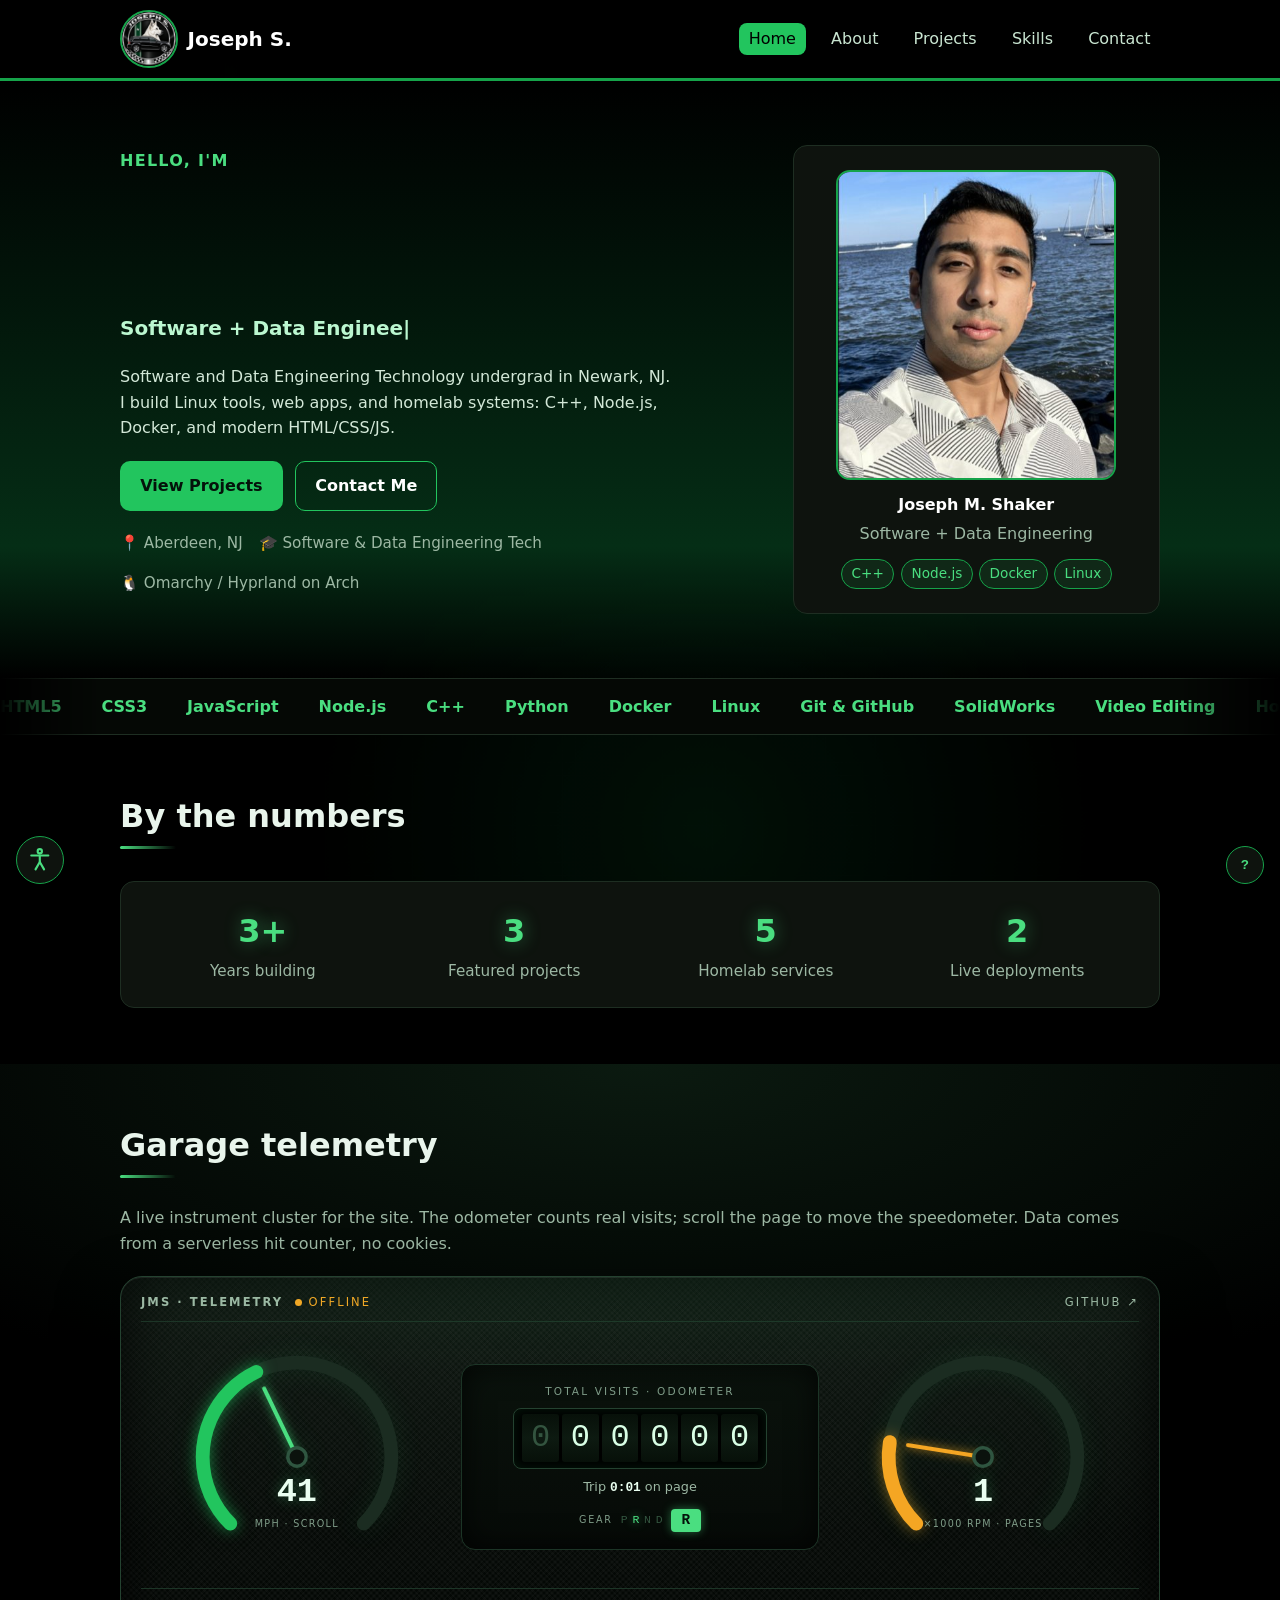
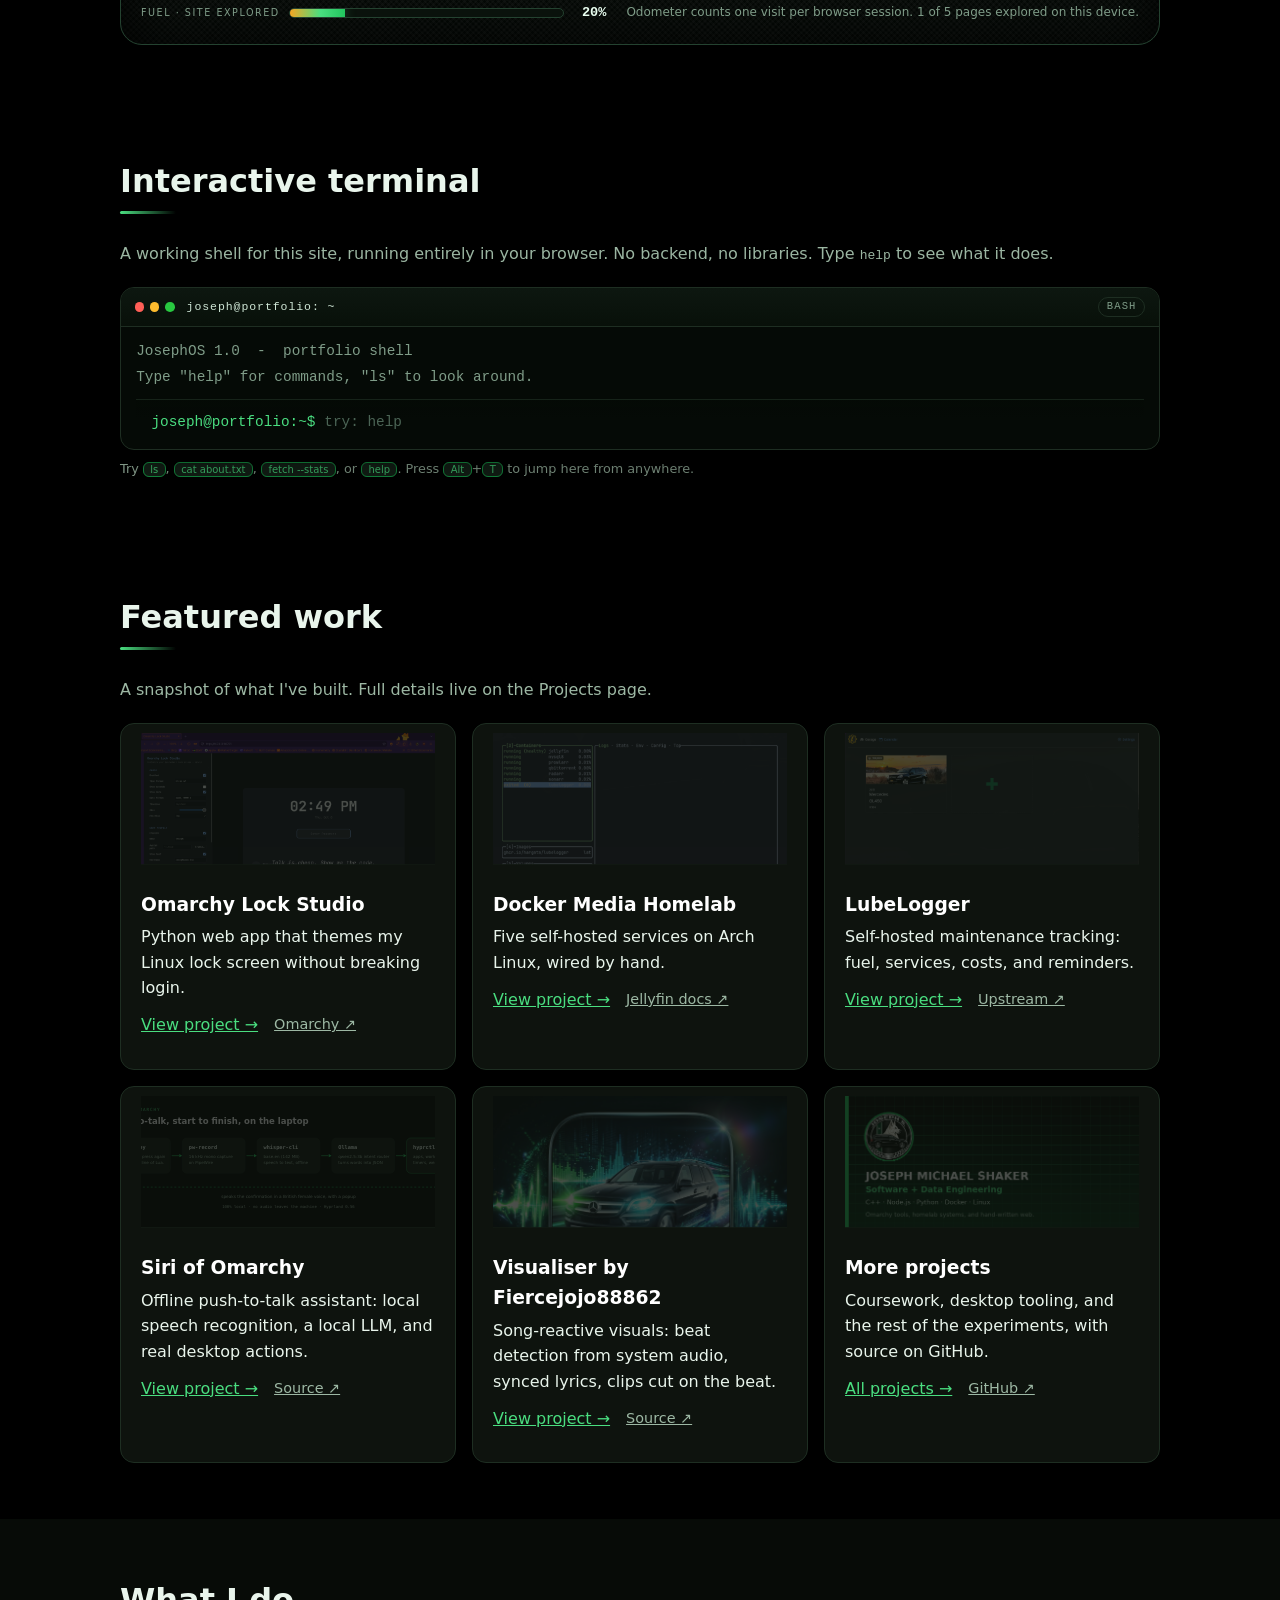
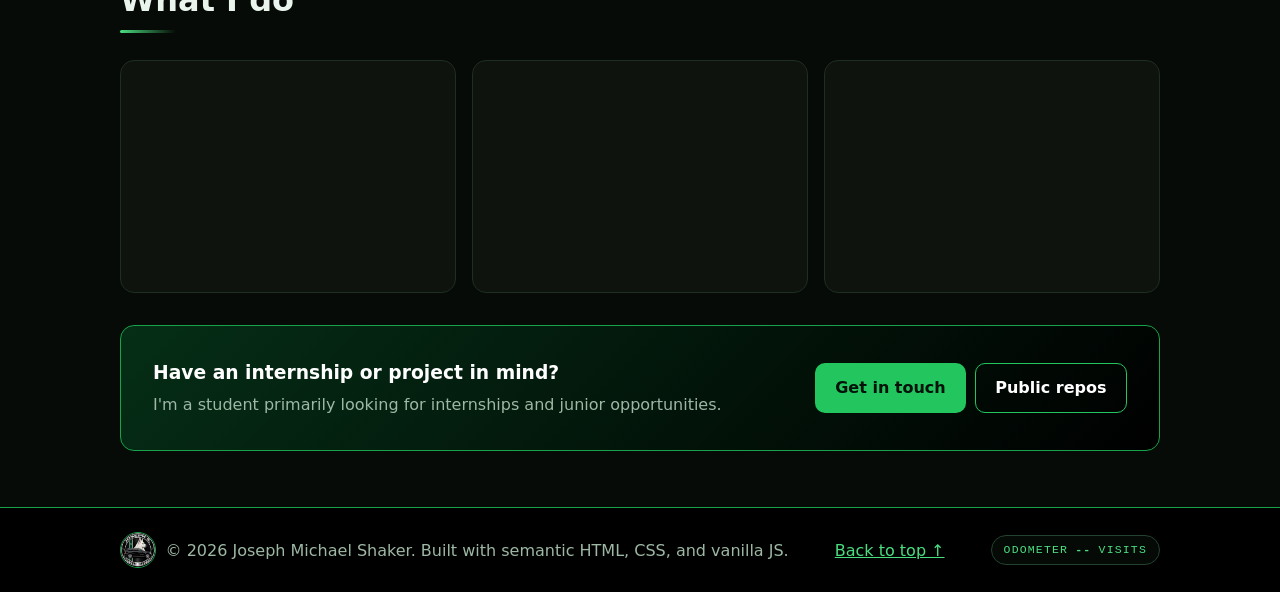
<file: index.html>
<!DOCTYPE html>
<html lang="en">
<head>
  <meta charset="UTF-8" />
  <meta name="viewport" content="width=device-width, initial-scale=1.0" />
  <meta name="description" content="Joseph Michael Shaker, Software and Data Engineering Technology student. Portfolio of projects, skills, and experience." />
  <title>Joseph Michael Shaker | Software & Data Engineering</title>
  <link rel="icon" href="assets/logo.png" />
  <link rel="canonical" href="https://fiercejojo88862.github.io/Personal-Portfolio-Website/" />
  <meta name="theme-color" content="#000000" />
  <meta property="og:type" content="website" />
  <meta property="og:site_name" content="Joseph Michael Shaker" />
  <meta property="og:title" content="Joseph Michael Shaker | Software &amp; Data Engineering" />
  <meta property="og:description" content="Software and Data Engineering student in Newark, NJ building Linux tools, web apps, and Docker homelab systems." />
  <meta property="og:url" content="https://fiercejojo88862.github.io/Personal-Portfolio-Website/" />
  <meta property="og:image" content="https://fiercejojo88862.github.io/Personal-Portfolio-Website/assets/og-cover.png" />
  <meta property="og:image:width" content="1200" />
  <meta property="og:image:height" content="630" />
  <meta property="og:image:alt" content="Joseph Michael Shaker, Software and Data Engineering" />
  <meta name="twitter:card" content="summary_large_image" />
  <meta name="twitter:title" content="Joseph Michael Shaker | Software &amp; Data Engineering" />
  <meta name="twitter:description" content="Software and Data Engineering student in Newark, NJ building Linux tools, web apps, and Docker homelab systems." />
  <meta name="twitter:image" content="https://fiercejojo88862.github.io/Personal-Portfolio-Website/assets/og-cover.png" />
  <link rel="stylesheet" href="styles.css" />
  <link rel="stylesheet" href="motion.css" />
  <link rel="stylesheet" href="a11y.css" />
  <link rel="stylesheet" href="terminal.css" />
  <script type="application/ld+json">
  {
    "@context": "https://schema.org",
    "@type": "Person",
    "name": "Joseph Michael Shaker",
    "url": "https://fiercejojo88862.github.io/Personal-Portfolio-Website/",
    "image": "https://fiercejojo88862.github.io/Personal-Portfolio-Website/assets/headshot.jpg",
    "jobTitle": "Software and Data Engineering Technology Student",
    "description": "Software and Data Engineering Technology undergraduate building Linux tools, web apps, and self-hosted systems.",
    "address": {"@type": "PostalAddress", "addressLocality": "Aberdeen", "addressRegion": "NJ", "addressCountry": "US"},
    "alumniOf": {"@type": "CollegeOrUniversity", "name": "New Jersey Institute of Technology"},
    "knowsAbout": ["C++", "Python", "Node.js", "Docker", "Linux", "HTML", "CSS", "JavaScript", "SolidWorks"],
    "sameAs": [
      "https://github.com/Fiercejojo88862",
      "https://www.linkedin.com/in/joseph-shaker-548a49247"
    ]
  }
  </script>
</head>
<body id="top" data-page="home">
  <a class="skip-link" href="#main">Skip to main content</a>

  <header class="site-header">
    <div class="container header-inner">
      <a class="brand" href="index.html" aria-label="Joseph Shaker home"><img class="logo" src="assets/logo.png" alt="Joseph S. logo" width="512" height="512" /><span>Joseph S.</span></a>
      <nav class="site-nav" id="site-nav" aria-label="Primary">
        <ul>
          <li><a href="index.html" class="nav-link active">Home</a></li>
          <li><a href="about.html" class="nav-link">About</a></li>
          <li><a href="projects.html" class="nav-link">Projects</a></li>
          <li><a href="skills.html" class="nav-link">Skills</a></li>
          <li><a href="contact.html" class="nav-link">Contact</a></li>
        </ul>
      </nav>
      <button class="nav-toggle" id="nav-toggle" aria-expanded="false" aria-controls="site-nav" aria-label="Toggle navigation menu">
        <span></span><span></span><span></span>
      </button>
    </div>
  </header>

  <main id="main">
    <section id="home" class="hero" aria-labelledby="hero-heading">
      <div class="container hero-grid">
        <div class="hero-text">
          <p class="eyebrow">Hello, I'm</p>
          <h1 id="hero-heading">Joseph Michael Shaker</h1>
          <p class="subtitle"><span id="typed" aria-live="polite"></span><span class="caret" aria-hidden="true">|</span></p>
          <p class="lede">Software and Data Engineering Technology undergrad in Newark, NJ. I build Linux tools, web apps, and homelab systems: C++, Node.js, Docker, and modern HTML/CSS/JS.</p>
          <div class="hero-actions">
            <a class="btn btn-primary" href="projects.html">View Projects</a>
            <a class="btn btn-ghost" href="contact.html">Contact Me</a>
          </div>
          <ul class="hero-meta">
            <li>📍 Aberdeen, NJ</li>
            <li>🎓 Software &amp; Data Engineering Tech</li>
            <li>🐧 Omarchy / Hyprland on Arch</li>
          </ul>
        </div>
        <div class="hero-card" data-parallax="-0.05">
          <img class="headshot" data-scrub-scale src="assets/headshot.jpg" alt="Headshot photo of Joseph Michael Shaker" width="422" height="467" loading="eager" />
          <p class="hero-card-name">Joseph M. Shaker</p>
          <p class="hero-card-role">Software + Data Engineering</p>
          <div class="hero-card-tags">
            <span>C++</span><span>Node.js</span><span>Docker</span><span>Linux</span>
          </div>
        </div>
      </div>
    </section>

    <div class="ticker" aria-hidden="true">
      <div class="ticker-track">
        <span>HTML5</span><span>CSS3</span><span>JavaScript</span><span>Node.js</span><span>C++</span><span>Python</span><span>Docker</span><span>Linux</span><span>Git &amp; GitHub</span><span>SolidWorks</span><span>Video Editing</span><span>Homelab</span>
        <span>HTML5</span><span>CSS3</span><span>JavaScript</span><span>Node.js</span><span>C++</span><span>Python</span><span>Docker</span><span>Linux</span><span>Git &amp; GitHub</span><span>SolidWorks</span><span>Video Editing</span><span>Homelab</span>
      </div>
    </div>

    <section class="section" aria-labelledby="numbers-heading">
      <div class="container">
        <h2 id="numbers-heading">By the numbers</h2>
        <div class="stats-band">
          <div class="stat"><b data-count="3" data-suffix="+">3+</b><span>Years building</span></div>
          <div class="stat"><b data-count="3">3</b><span>Featured projects</span></div>
          <div class="stat"><b data-count="5">5</b><span>Homelab services</span></div>
          <div class="stat"><b data-count="2">2</b><span>Live deployments</span></div>
        </div>
      </div>
    </section>

    <section class="section telemetry-section" id="telemetry" aria-labelledby="telemetry-heading">
      <div class="container">
        <h2 id="telemetry-heading">Garage telemetry</h2>
        <p class="section-sub">A live instrument cluster for the site. The odometer counts real visits; scroll the page to move the speedometer. Data comes from a serverless hit counter, no cookies.</p>

        <div class="dash" role="group" aria-label="Site visit statistics">
          <div class="dash-head">
            <span class="dash-brand">JMS · TELEMETRY</span>
            <span class="dash-status" id="dash-status">LIVE</span>
            <a class="dash-link" href="https://github.com/Fiercejojo88862" rel="noopener">GitHub ↗</a>
          </div>

          <div class="dash-grid">
            <div class="gauge-box">
              <svg class="gauge" viewBox="0 0 200 200" aria-hidden="true" focusable="false">
                <path class="gauge-track" d="M42 158 A82 82 0 1 1 158 158" />
                <path class="gauge-fill" id="speed-fill" d="M42 158 A82 82 0 1 1 158 158" />
                <g class="gauge-needle" id="speed-needle">
                  <line x1="100" y1="104" x2="100" y2="34" />
                  <circle cx="100" cy="100" r="8" />
                </g>
              </svg>
              <div class="gauge-readout"><b id="speed-val">0</b><span>MPH · SCROLL</span></div>
            </div>

            <div class="odo-panel">
              <p class="odo-label">Total visits · odometer</p>
              <div class="odometer" id="odo-total" aria-live="polite" aria-atomic="true">
                <span class="odo-wheel"><span>0</span><span>1</span><span>2</span><span>3</span><span>4</span><span>5</span><span>6</span><span>7</span><span>8</span><span>9</span></span>
              </div>
              <p class="odo-sub">Trip <b id="dash-trip">0:00</b> on page</p>
              <div class="gear-box" aria-label="Gear, follows scroll direction">
                <span class="gear-label">GEAR</span>
                <span class="gear-track"><span>P</span><span>R</span><span>N</span><span>D</span></span>
                <b class="gear-value" id="dash-gear">P</b>
              </div>
            </div>

            <div class="gauge-box">
              <svg class="gauge" viewBox="0 0 200 200" aria-hidden="true" focusable="false">
                <path class="gauge-track" d="M42 158 A82 82 0 1 1 158 158" />
                <path class="gauge-fill gauge-fill-amber" id="tach-fill" d="M42 158 A82 82 0 1 1 158 158" />
                <g class="gauge-needle gauge-needle-amber" id="tach-needle">
                  <line x1="100" y1="104" x2="100" y2="34" />
                  <circle cx="100" cy="100" r="8" />
                </g>
              </svg>
              <div class="gauge-readout"><b id="tach-val">1</b><span>×1000 RPM · PAGES</span></div>
            </div>
          </div>

          <div class="dash-foot">
            <div class="fuel">
              <span class="fuel-label">FUEL · SITE EXPLORED</span>
              <div class="fuel-track"><div class="fuel-bar" id="fuel-bar"></div></div>
              <b id="fuel-val">0%</b>
            </div>
            <p class="dash-note">Odometer counts one visit per browser session. <span id="dash-pages-seen">0</span> of 5 pages explored on this device.</p>
          </div>
        </div>
      </div>
    </section>

    <section class="section" id="terminal" aria-labelledby="terminal-heading">
      <div class="container">
        <h2 id="terminal-heading">Interactive terminal</h2>
        <p class="section-sub">A working shell for this site, running entirely in your browser. No backend, no libraries. Type <code>help</code> to see what it does.</p>
        <div id="terminal-mount"></div>
      </div>
    </section>

    <section class="section" aria-labelledby="featured-heading">
      <div class="container">
        <h2 id="featured-heading">Featured work</h2>
        <p class="section-sub">A snapshot of what I've built. Full details live on the Projects page.</p>
        <div class="feature-grid">
          <article class="feature-card">
            <img data-scrub-scale src="assets/lock-studio.png" alt="omarchy lock screen customizer app" loading="lazy" />
            <div>
              <h3>Omarchy Lock Studio</h3>
              <p>Python web app that themes my Linux lock screen without breaking login.</p>
              <p class="card-links"><a href="project-lock-studio.html">View project →</a><a href="https://github.com/basecamp/omarchy" rel="noopener">Omarchy ↗</a></p>
            </div>
          </article>
          <article class="feature-card">
            <img data-scrub-scale src="assets/homelab.png" alt="Docker homelab containers dashboard" loading="lazy" />
            <div>
              <h3>Docker Media Homelab</h3>
              <p>Five self-hosted services on Arch Linux, wired by hand.</p>
              <p class="card-links"><a href="project-homelab.html">View project →</a><a href="https://jellyfin.org/docs/" rel="noopener">Jellyfin docs ↗</a></p>
            </div>
          </article>
          <article class="feature-card">
            <img data-scrub-scale src="assets/lubelogger.png" alt="LubeLogger garage with 2011 Mercedes GL450" loading="lazy" />
            <div>
              <h3>LubeLogger</h3>
              <p>Self-hosted maintenance tracking: fuel, services, costs, and reminders.</p>
              <p class="card-links"><a href="project-lubelogger.html">View project →</a><a href="https://github.com/hargata/lubelog" rel="noopener">Upstream ↗</a></p>
            </div>
          </article>
          <article class="feature-card">
            <img data-scrub-scale src="assets/siri-pipeline.svg" alt="Diagram of the Siri of Omarchy voice pipeline" loading="lazy" />
            <div>
              <h3>Siri of Omarchy</h3>
              <p>Offline push-to-talk assistant: local speech recognition, a local LLM, and real desktop actions.</p>
              <p class="card-links"><a href="project-siri.html">View project →</a><a href="https://github.com/Fiercejojo88862/omarchy-siri" rel="noopener">Source ↗</a></p>
            </div>
          </article>
          <article class="feature-card">
            <img data-scrub-scale src="assets/visualiser.jpg" alt="Cover art for Visualiser by Fiercejojo88862" loading="lazy" />
            <div>
              <h3>Visualiser by Fiercejojo88862</h3>
              <p>Song-reactive visuals: beat detection from system audio, synced lyrics, clips cut on the beat.</p>
              <p class="card-links"><a href="project-visualiser.html">View project →</a><a href="https://github.com/Fiercejojo88862/visualiser-by-fiercejojo88862" rel="noopener">Source ↗</a></p>
            </div>
          </article>
          <article class="feature-card">
            <img data-scrub-scale src="assets/og-cover.png" alt="Joseph Michael Shaker portfolio cover graphic" loading="lazy" />
            <div>
              <h3>More projects</h3>
              <p>Coursework, desktop tooling, and the rest of the experiments, with source on GitHub.</p>
              <p class="card-links"><a href="projects.html">All projects →</a><a href="https://github.com/Fiercejojo88862?tab=repositories" rel="noopener">GitHub ↗</a></p>
            </div>
          </article>
        </div>
      </div>
    </section>

    <section class="section section-alt" aria-labelledby="ido-heading">
      <div class="container">
        <h2 id="ido-heading">What I do</h2>
        <div class="card-grid">
          <div class="mini-card">
            <h3>🖥️ Responsive web front-ends</h3>
            <p>Semantic HTML, modern CSS, and vanilla JS, from booking widgets to this five-page portfolio.</p>
            <p><a href="projects.html">See projects →</a></p>
          </div>
          <div class="mini-card">
            <h3>🐧 Linux systems &amp; homelab</h3>
            <p>Arch/Omarchy daily driver, Docker media stack, and self-hosted tools like LubeLogger.</p>
            <p><a href="about.html">About my setup →</a></p>
          </div>
          <div class="mini-card">
            <h3>🛠️ Design, media &amp; making</h3>
            <p>SolidWorks CAD, video editing, and car culture, proud GL450 enthusiast.</p>
            <p><a href="skills.html">See skills →</a></p>
          </div>
        </div>
        <div class="cta-banner">
          <div>
            <h3>Have an internship or project in mind?</h3>
            <p>I'm a student primarily looking for internships and junior opportunities.</p>
          </div>
          <div class="cta-actions">
            <a class="btn btn-primary" href="contact.html">Get in touch</a>
            <a class="btn btn-ghost" href="projects.html#github-heading">Public repos</a>
          </div>
        </div>
      </div>
    </section>
  </main>

  <footer class="site-footer">
    <div class="container footer-inner">
      <p class="footer-brand"><img class="footer-logo" src="assets/logo.png" alt="Joseph S. logo" width="512" height="512" /><span>© <span id="year"></span> Joseph Michael Shaker. Built with semantic HTML, CSS, and vanilla JS.</span></p>
      <p class="footer-links"><a href="#top">Back to top ↑</a></p>
      <p class="visit-chip-wrap"><a class="visit-chip" href="index.html#telemetry" aria-label="Site odometer: total visits">ODOMETER <b data-visit-total>--</b> VISITS</a></p>
    </div>
  </footer>

  <script src="script.js" defer></script>
  <script src="motion.js" defer></script>
  <script src="a11y.js" defer></script>
  <script src="terminal.js" defer></script>
</body>
</html>
</file>
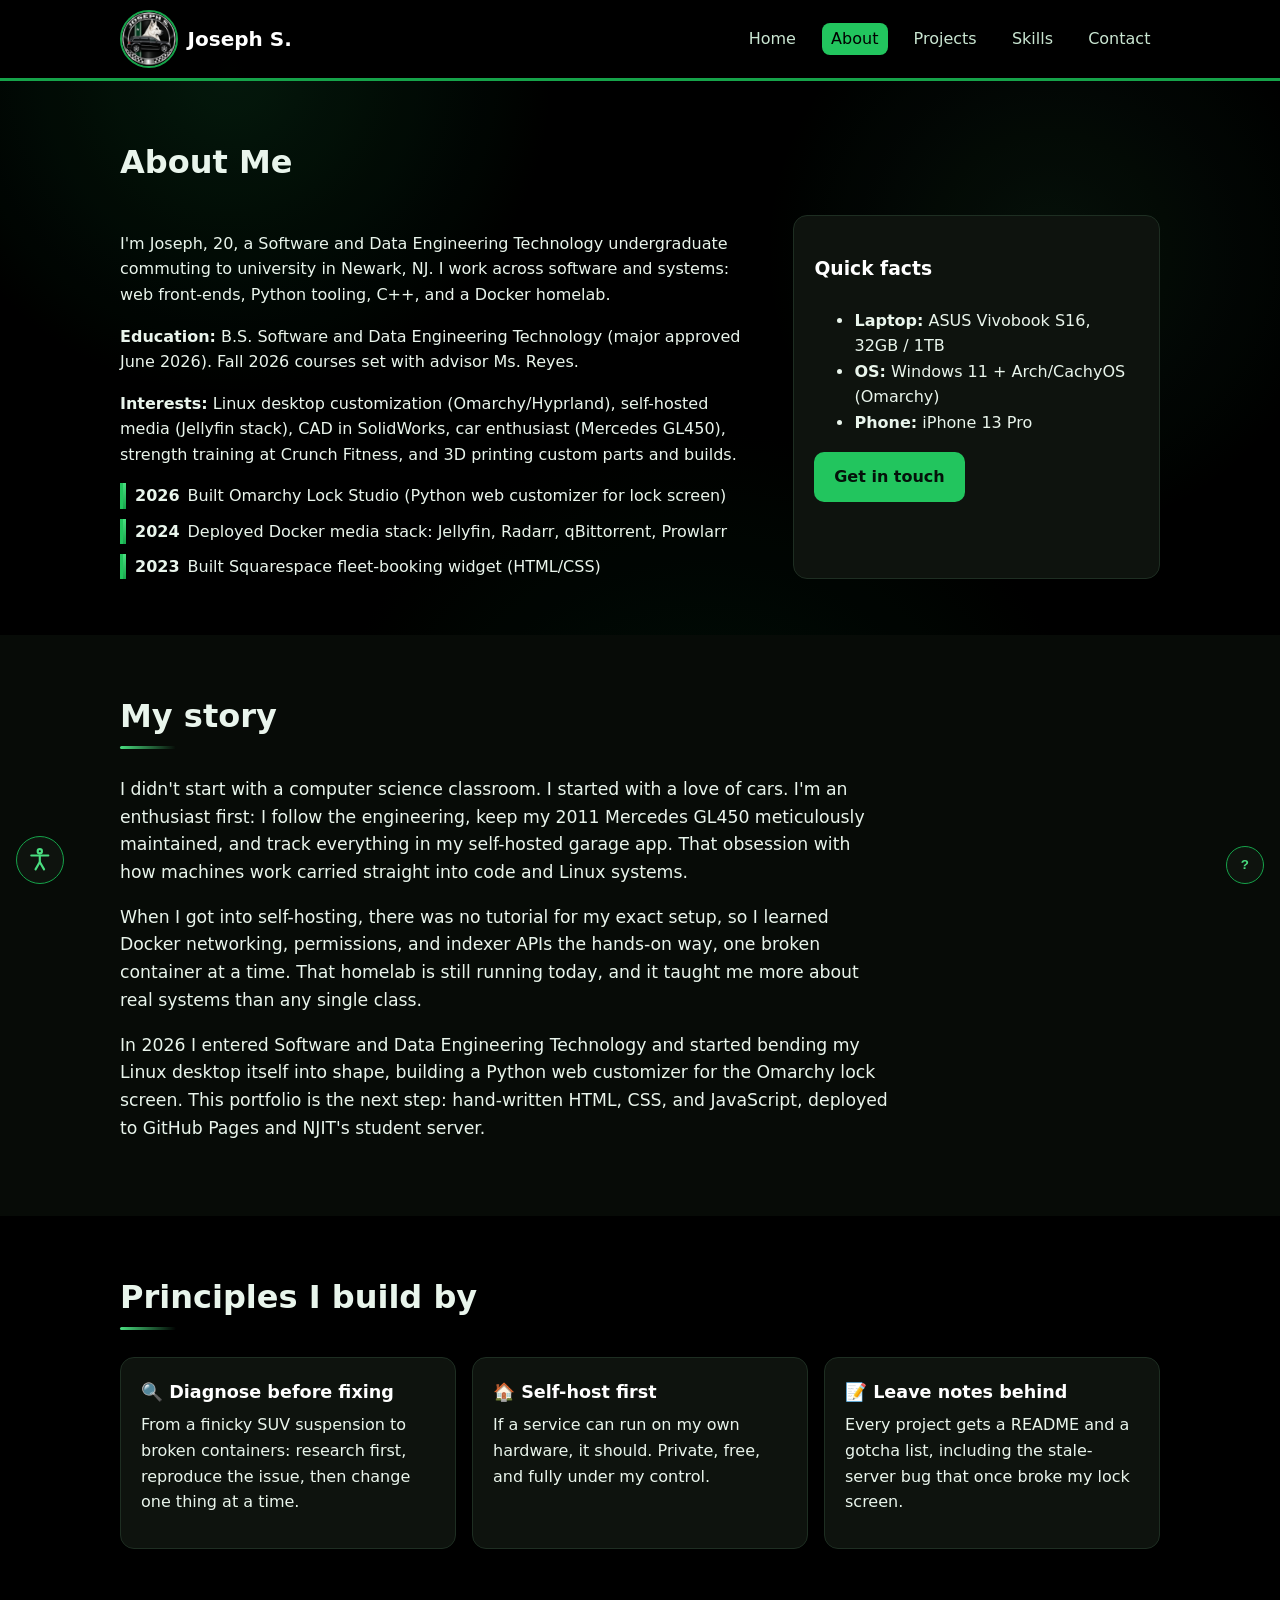
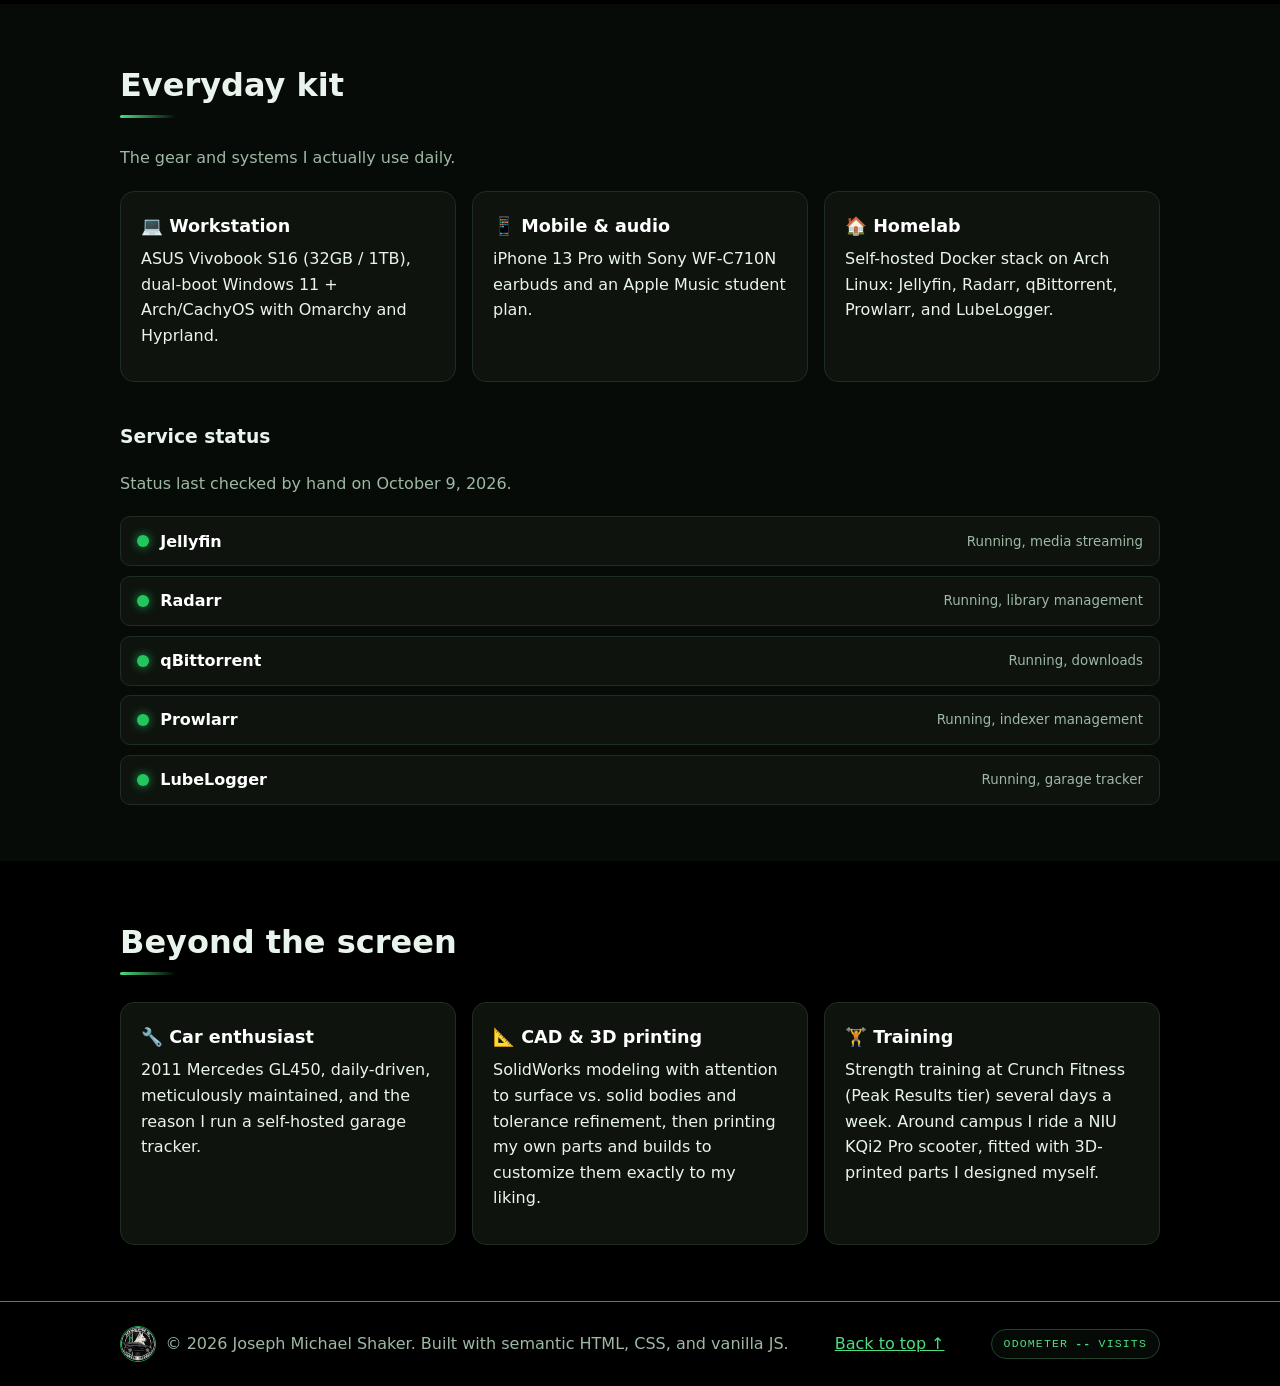
<file: about.html>
<!DOCTYPE html>
<html lang="en">
<head>
  <meta charset="UTF-8" />
  <meta name="viewport" content="width=device-width, initial-scale=1.0" />
  <meta name="description" content="About Joseph Michael Shaker, background, education, and interests." />
  <title>About Me | Joseph Michael Shaker</title>
  <link rel="icon" href="assets/logo.png" />
  <link rel="canonical" href="https://fiercejojo88862.github.io/Personal-Portfolio-Website/about.html" />
  <meta name="theme-color" content="#000000" />
  <meta property="og:type" content="website" />
  <meta property="og:site_name" content="Joseph Michael Shaker" />
  <meta property="og:title" content="About Me | Joseph Michael Shaker" />
  <meta property="og:description" content="Background, education, and interests of Joseph Michael Shaker, Software and Data Engineering Technology student." />
  <meta property="og:url" content="https://fiercejojo88862.github.io/Personal-Portfolio-Website/about.html" />
  <meta property="og:image" content="https://fiercejojo88862.github.io/Personal-Portfolio-Website/assets/og-cover.png" />
  <meta property="og:image:width" content="1200" />
  <meta property="og:image:height" content="630" />
  <meta property="og:image:alt" content="Joseph Michael Shaker, Software and Data Engineering" />
  <meta name="twitter:card" content="summary_large_image" />
  <meta name="twitter:title" content="About Me | Joseph Michael Shaker" />
  <meta name="twitter:description" content="Background, education, and interests of Joseph Michael Shaker, Software and Data Engineering Technology student." />
  <meta name="twitter:image" content="https://fiercejojo88862.github.io/Personal-Portfolio-Website/assets/og-cover.png" />
  <link rel="stylesheet" href="styles.css" />
  <link rel="stylesheet" href="motion.css" />
  <link rel="stylesheet" href="a11y.css" />
  <script type="application/ld+json">
  {
    "@context": "https://schema.org",
    "@type": "Person",
    "name": "Joseph Michael Shaker",
    "url": "https://fiercejojo88862.github.io/Personal-Portfolio-Website/",
    "image": "https://fiercejojo88862.github.io/Personal-Portfolio-Website/assets/headshot.jpg",
    "jobTitle": "Software and Data Engineering Technology Student",
    "description": "Software and Data Engineering Technology undergraduate building Linux tools, web apps, and self-hosted systems.",
    "address": {"@type": "PostalAddress", "addressLocality": "Aberdeen", "addressRegion": "NJ", "addressCountry": "US"},
    "alumniOf": {"@type": "CollegeOrUniversity", "name": "New Jersey Institute of Technology"},
    "knowsAbout": ["C++", "Python", "Node.js", "Docker", "Linux", "HTML", "CSS", "JavaScript", "SolidWorks"],
    "sameAs": [
      "https://github.com/Fiercejojo88862",
      "https://www.linkedin.com/in/joseph-shaker-548a49247"
    ]
  }
  </script>
</head>
<body id="top" data-page="about">
  <a class="skip-link" href="#main">Skip to main content</a>

  <header class="site-header">
    <div class="container header-inner">
      <a class="brand" href="index.html" aria-label="Joseph Shaker home"><img class="logo" src="assets/logo.png" alt="Joseph S. logo" width="512" height="512" /><span>Joseph S.</span></a>
      <nav class="site-nav" id="site-nav" aria-label="Primary">
        <ul>
          <li><a href="index.html" class="nav-link">Home</a></li>
          <li><a href="about.html" class="nav-link active">About</a></li>
          <li><a href="projects.html" class="nav-link">Projects</a></li>
          <li><a href="skills.html" class="nav-link">Skills</a></li>
          <li><a href="contact.html" class="nav-link">Contact</a></li>
        </ul>
      </nav>
      <button class="nav-toggle" id="nav-toggle" aria-expanded="false" aria-controls="site-nav" aria-label="Toggle navigation menu">
        <span></span><span></span><span></span>
      </button>
    </div>
  </header>

  <main id="main">
    <section id="about" class="section" aria-labelledby="about-heading">
      <div class="container">
        <h1 id="about-heading">About Me</h1>
        <div class="two-col">
          <div>
            <p>I'm Joseph, 20, a Software and Data Engineering Technology undergraduate commuting to university in Newark, NJ. I work across software and systems: web front-ends, Python tooling, C++, and a Docker homelab.</p>
            <p><strong>Education:</strong> B.S. Software and Data Engineering Technology (major approved June 2026). Fall 2026 courses set with advisor Ms. Reyes.</p>
            <p><strong>Interests:</strong> Linux desktop customization (Omarchy/Hyprland), self-hosted media (Jellyfin stack), CAD in SolidWorks, car enthusiast (Mercedes GL450), strength training at Crunch Fitness, and 3D printing custom parts and builds.</p>
            <div class="timeline">
              <div class="timeline-item"><span>2026</span>Built Omarchy Lock Studio (Python web customizer for lock screen)</div>
              <div class="timeline-item"><span>2024</span>Deployed Docker media stack: Jellyfin, Radarr, qBittorrent, Prowlarr</div>
              <div class="timeline-item"><span>2023</span>Built Squarespace fleet-booking widget (HTML/CSS)</div>
            </div>
          </div>
          <aside class="info-card" aria-label="Quick facts">
            <h2 class="h-compact">Quick facts</h2>
            <ul>
              <li><strong>Laptop:</strong> ASUS Vivobook S16, 32GB / 1TB</li>
              <li><strong>OS:</strong> Windows 11 + Arch/CachyOS (Omarchy)</li>
              <li><strong>Phone:</strong> iPhone 13 Pro</li>
            </ul>
            <a class="btn btn-primary" href="contact.html">Get in touch</a>
          </aside>
        </div>
      </div>
    </section>

    <section class="section section-alt story" aria-labelledby="story-heading">
      <div class="container">
        <h2 id="story-heading">My story</h2>
        <p>I didn't start with a computer science classroom. I started with a love of cars. I'm an enthusiast first: I follow the engineering, keep my 2011 Mercedes GL450 meticulously maintained, and track everything in my self-hosted garage app. That obsession with how machines work carried straight into code and Linux systems.</p>
        <p>When I got into self-hosting, there was no tutorial for my exact setup, so I learned Docker networking, permissions, and indexer APIs the hands-on way, one broken container at a time. That homelab is still running today, and it taught me more about real systems than any single class.</p>
        <p>In 2026 I entered Software and Data Engineering Technology and started bending my Linux desktop itself into shape, building a Python web customizer for the Omarchy lock screen. This portfolio is the next step: hand-written HTML, CSS, and JavaScript, deployed to GitHub Pages and NJIT's student server.</p>
      </div>
    </section>

    <section class="section" aria-labelledby="principles-heading">
      <div class="container">
        <h2 id="principles-heading">Principles I build by</h2>
        <div class="card-grid">
          <div class="mini-card">
            <h3>🔍 Diagnose before fixing</h3>
            <p>From a finicky SUV suspension to broken containers: research first, reproduce the issue, then change one thing at a time.</p>
          </div>
          <div class="mini-card">
            <h3>🏠 Self-host first</h3>
            <p>If a service can run on my own hardware, it should. Private, free, and fully under my control.</p>
          </div>
          <div class="mini-card">
            <h3>📝 Leave notes behind</h3>
            <p>Every project gets a README and a gotcha list, including the stale-server bug that once broke my lock screen.</p>
          </div>
        </div>
      </div>
    </section>

    <section class="section section-alt" aria-labelledby="kit-heading">
      <div class="container">
        <h2 id="kit-heading">Everyday kit</h2>
        <p class="section-sub">The gear and systems I actually use daily.</p>
        <div class="card-grid">
          <div class="mini-card">
            <h3>💻 Workstation</h3>
            <p>ASUS Vivobook S16 (32GB / 1TB), dual-boot Windows 11 + Arch/CachyOS with Omarchy and Hyprland.</p>
          </div>
          <div class="mini-card">
            <h3>📱 Mobile &amp; audio</h3>
            <p>iPhone 13 Pro with Sony WF-C710N earbuds and an Apple Music student plan.</p>
          </div>
          <div class="mini-card">
            <h3>🏠 Homelab</h3>
            <p>Self-hosted Docker stack on Arch Linux: Jellyfin, Radarr, qBittorrent, Prowlarr, and LubeLogger.</p>
          </div>
        </div>
        <h3 class="mt">Service status</h3>
        <p class="section-sub" id="status-checked">Status last checked by hand.</p>
        <ul class="status-list" id="homelab-status">
          <li><span class="dot"></span><b>Jellyfin</b><small>media streaming</small></li>
        </ul>
      </div>
    </section>

    <section class="section" aria-labelledby="beyond-heading">
      <div class="container">
        <h2 id="beyond-heading">Beyond the screen</h2>
        <div class="card-grid">
          <div class="mini-card">
            <h3>🔧 Car enthusiast</h3>
            <p>2011 Mercedes GL450, daily-driven, meticulously maintained, and the reason I run a self-hosted garage tracker.</p>
          </div>
          <div class="mini-card">
            <h3>📐 CAD &amp; 3D printing</h3>
            <p>SolidWorks modeling with attention to surface vs. solid bodies and tolerance refinement, then printing my own parts and builds to customize them exactly to my liking.</p>
          </div>
          <div class="mini-card">
            <h3>🏋️ Training</h3>
            <p>Strength training at Crunch Fitness (Peak Results tier) several days a week. Around campus I ride a NIU KQi2 Pro scooter, fitted with 3D-printed parts I designed myself.</p>
          </div>
        </div>
      </div>
    </section>
  </main>

  <footer class="site-footer">
    <div class="container footer-inner">
      <p class="footer-brand"><img class="footer-logo" src="assets/logo.png" alt="Joseph S. logo" width="512" height="512" /><span>© <span id="year"></span> Joseph Michael Shaker. Built with semantic HTML, CSS, and vanilla JS.</span></p>
      <p class="footer-links"><a href="#top">Back to top ↑</a></p>
      <p class="visit-chip-wrap"><a class="visit-chip" href="index.html#telemetry" aria-label="Site odometer: total visits">ODOMETER <b data-visit-total>--</b> VISITS</a></p>
    </div>
  </footer>

  <script src="script.js" defer></script>
  <script src="motion.js" defer></script>
  <script src="a11y.js" defer></script>
</body>
</html>
</file>
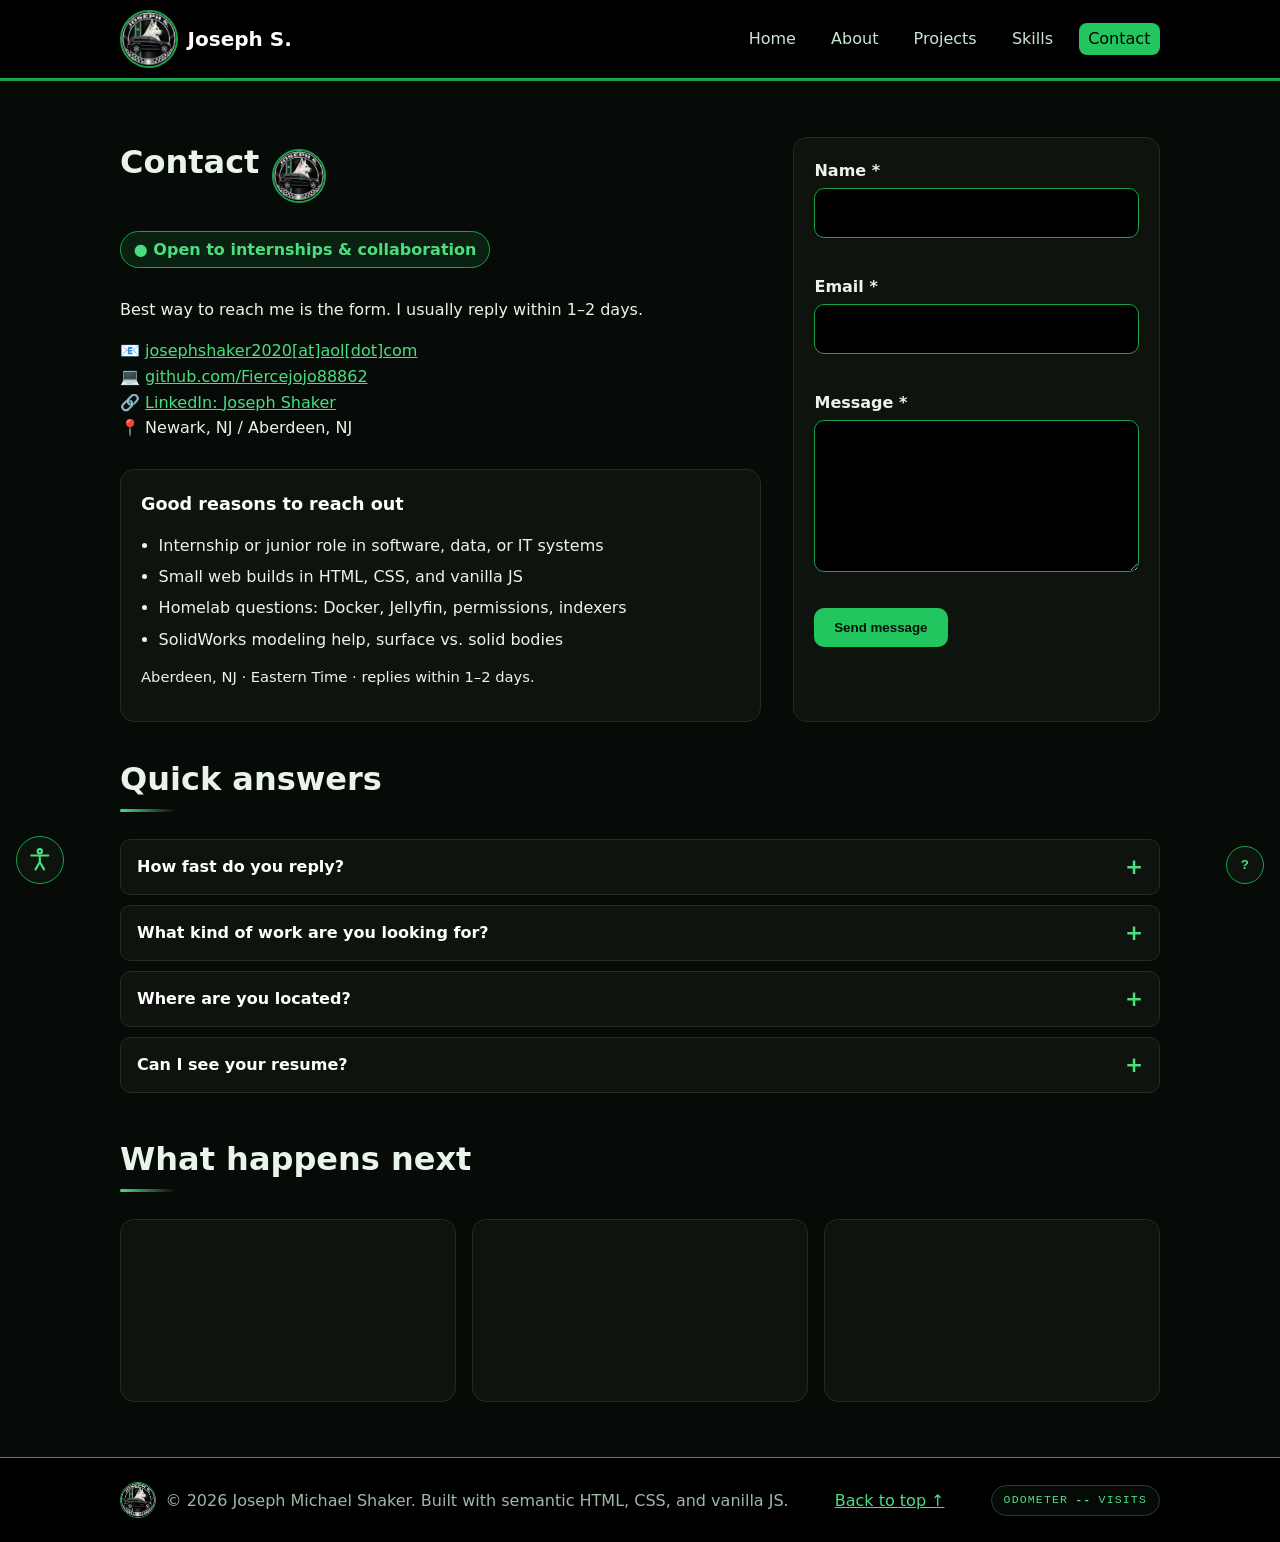
<file: contact.html>
<!DOCTYPE html>
<html lang="en">
<head>
  <meta charset="UTF-8" />
  <meta name="viewport" content="width=device-width, initial-scale=1.0" />
  <meta name="description" content="Contact Joseph Michael Shaker via contact form, GitHub, and LinkedIn." />
  <title>Contact | Joseph Michael Shaker</title>
  <link rel="icon" href="assets/logo.png" />
  <link rel="canonical" href="https://fiercejojo88862.github.io/Personal-Portfolio-Website/contact.html" />
  <meta name="theme-color" content="#000000" />
  <meta property="og:type" content="website" />
  <meta property="og:site_name" content="Joseph Michael Shaker" />
  <meta property="og:title" content="Contact | Joseph Michael Shaker" />
  <meta property="og:description" content="Contact Joseph Michael Shaker by email, GitHub, or LinkedIn." />
  <meta property="og:url" content="https://fiercejojo88862.github.io/Personal-Portfolio-Website/contact.html" />
  <meta property="og:image" content="https://fiercejojo88862.github.io/Personal-Portfolio-Website/assets/og-cover.png" />
  <meta property="og:image:width" content="1200" />
  <meta property="og:image:height" content="630" />
  <meta property="og:image:alt" content="Joseph Michael Shaker, Software and Data Engineering" />
  <meta name="twitter:card" content="summary_large_image" />
  <meta name="twitter:title" content="Contact | Joseph Michael Shaker" />
  <meta name="twitter:description" content="Contact Joseph Michael Shaker by email, GitHub, or LinkedIn." />
  <meta name="twitter:image" content="https://fiercejojo88862.github.io/Personal-Portfolio-Website/assets/og-cover.png" />
  <link rel="stylesheet" href="styles.css" />
  <link rel="stylesheet" href="motion.css" />
  <link rel="stylesheet" href="a11y.css" />
  <script type="application/ld+json">
  {
    "@context": "https://schema.org",
    "@type": "Person",
    "name": "Joseph Michael Shaker",
    "url": "https://fiercejojo88862.github.io/Personal-Portfolio-Website/",
    "image": "https://fiercejojo88862.github.io/Personal-Portfolio-Website/assets/headshot.jpg",
    "jobTitle": "Software and Data Engineering Technology Student",
    "description": "Software and Data Engineering Technology undergraduate building Linux tools, web apps, and self-hosted systems.",
    "address": {"@type": "PostalAddress", "addressLocality": "Aberdeen", "addressRegion": "NJ", "addressCountry": "US"},
    "alumniOf": {"@type": "CollegeOrUniversity", "name": "New Jersey Institute of Technology"},
    "knowsAbout": ["C++", "Python", "Node.js", "Docker", "Linux", "HTML", "CSS", "JavaScript", "SolidWorks"],
    "sameAs": [
      "https://github.com/Fiercejojo88862",
      "https://www.linkedin.com/in/joseph-shaker-548a49247"
    ]
  }
  </script>
</head>
<body id="top" data-page="contact">
  <a class="skip-link" href="#main">Skip to main content</a>

  <header class="site-header">
    <div class="container header-inner">
      <a class="brand" href="index.html" aria-label="Joseph Shaker home"><img class="logo" src="assets/logo.png" alt="Joseph S. logo" width="512" height="512" /><span>Joseph S.</span></a>
      <nav class="site-nav" id="site-nav" aria-label="Primary">
        <ul>
          <li><a href="index.html" class="nav-link">Home</a></li>
          <li><a href="about.html" class="nav-link">About</a></li>
          <li><a href="projects.html" class="nav-link">Projects</a></li>
          <li><a href="skills.html" class="nav-link">Skills</a></li>
          <li><a href="contact.html" class="nav-link active">Contact</a></li>
        </ul>
      </nav>
      <button class="nav-toggle" id="nav-toggle" aria-expanded="false" aria-controls="site-nav" aria-label="Toggle navigation menu">
        <span></span><span></span><span></span>
      </button>
    </div>
  </header>

  <main id="main">
    <section id="contact" class="section section-alt" aria-labelledby="contact-heading">
      <div class="container two-col">
        <div>
          <div class="heading-row">
            <h1 id="contact-heading">Contact</h1>
            <img class="heading-logo" src="assets/logo.png" alt="Joseph S. logo" width="512" height="512" />
          </div>
          <p><span class="badge">● Open to internships &amp; collaboration</span></p>
          <p>Best way to reach me is the form. I usually reply within 1–2 days.</p>
          <ul class="contact-list">
            <li>📧 <span id="email-obf" data-user="josephshaker2020" data-domain="aol" data-tld="com">josephshaker2020[at]aol[dot]com</span></li>
            <li>💻 <a href="https://github.com/Fiercejojo88862" rel="noopener">github.com/Fiercejojo88862</a></li>
            <li>🔗 <a href="https://www.linkedin.com/in/joseph-shaker-548a49247" rel="noopener">LinkedIn: Joseph Shaker</a></li>
            <li>📍 Newark, NJ / Aberdeen, NJ</li>
          </ul>
          <div class="mini-card contact-side">
            <h2 class="h-compact">Good reasons to reach out</h2>
            <ul>
              <li>Internship or junior role in software, data, or IT systems</li>
              <li>Small web builds in HTML, CSS, and vanilla JS</li>
              <li>Homelab questions: Docker, Jellyfin, permissions, indexers</li>
              <li>SolidWorks modeling help, surface vs. solid bodies</li>
            </ul>
            <p class="section-sub">Aberdeen, NJ · Eastern Time · replies within 1–2 days.</p>
          </div>
        </div>
        <form id="contact-form" class="contact-form" novalidate aria-describedby="form-status">
          <div class="field">
            <label for="name">Name *</label>
            <input id="name" name="name" type="text" autocomplete="name" required minlength="2" />
            <small class="error" id="name-error"></small>
          </div>
          <div class="field">
            <label for="email">Email *</label>
            <input id="email" name="email" type="email" autocomplete="email" required />
            <small class="error" id="email-error"></small>
          </div>
          <div class="field">
            <label for="message">Message *</label>
            <textarea id="message" name="message" rows="5" required minlength="10"></textarea>
            <small class="error" id="message-error"></small>
          </div>
          <button class="btn btn-primary" type="submit">Send message</button>
          <p id="form-status" role="status" aria-live="polite"></p>
        </form>
      </div>
      <div class="container faq" aria-label="Frequently asked questions">
        <h2>Quick answers</h2>
        <details>
          <summary>How fast do you reply?</summary>
          <p>Usually within 1–2 days. The form above is the fastest way to reach me.</p>
        </details>
        <details>
          <summary>What kind of work are you looking for?</summary>
          <p>I'm a student primarily looking for internships and junior opportunities in software, data, or IT systems, plus small web or homelab projects.</p>
        </details>
        <details>
          <summary>Where are you located?</summary>
          <p>Aberdeen, NJ, commuting to university in Newark, NJ. Open to on-site roles nearby and remote work.</p>
        </details>
        <details>
          <summary>Can I see your resume?</summary>
          <p>It's not posted here. Use the form above and I'll send one over with coursework and references.</p>
        </details>
      </div>
      <div class="container mt">
        <h2>What happens next</h2>
        <div class="steps steps-3">
          <div class="step">
            <h3>You write</h3>
            <p>Use the form above: a few sentences about the role or project is plenty.</p>
          </div>
          <div class="step">
            <h3>I reply</h3>
            <p>Within 1–2 days, with honest answers and a resume if you need one.</p>
          </div>
          <div class="step">
            <h3>We talk</h3>
            <p>A call or campus meetup to work out scope, timeline, and next steps.</p>
          </div>
        </div>
      </div>
    </section>
  </main>

  <footer class="site-footer">
    <div class="container footer-inner">
      <p class="footer-brand"><img class="footer-logo" src="assets/logo.png" alt="Joseph S. logo" width="512" height="512" /><span>© <span id="year"></span> Joseph Michael Shaker. Built with semantic HTML, CSS, and vanilla JS.</span></p>
      <p class="footer-links"><a href="#top">Back to top ↑</a></p>
      <p class="visit-chip-wrap"><a class="visit-chip" href="index.html#telemetry" aria-label="Site odometer: total visits">ODOMETER <b data-visit-total>--</b> VISITS</a></p>
    </div>
  </footer>

  <script src="script.js" defer></script>
  <script src="motion.js" defer></script>
  <script src="a11y.js" defer></script>
</body>
</html>
</file>
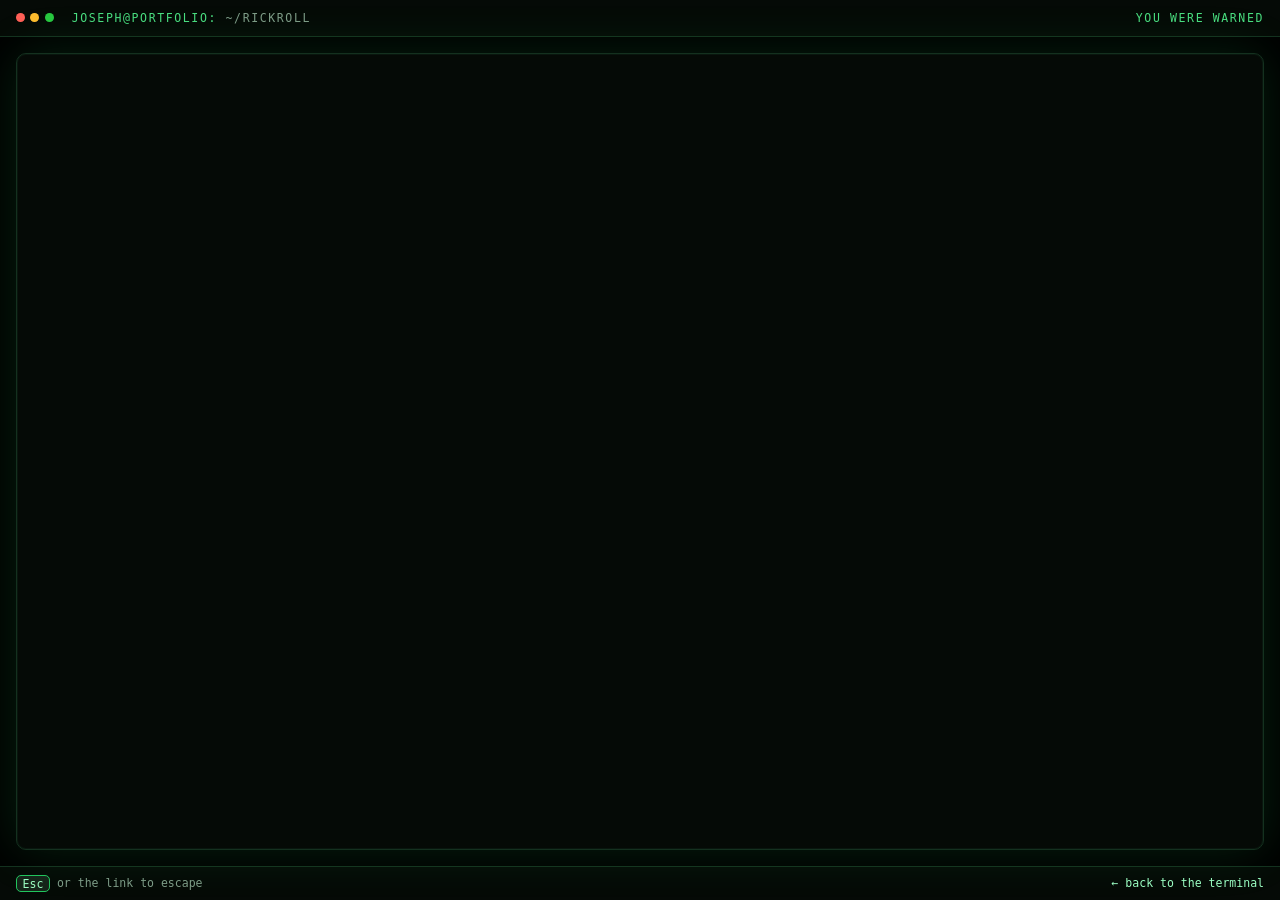
<file: player.html>
<!DOCTYPE html>
<html lang="en">
<head>
<meta charset="utf-8" />
<meta name="viewport" content="width=device-width, initial-scale=1" />
<title>Never gonna give you up</title>
<meta name="robots" content="noindex, nofollow" />
<link rel="stylesheet" href="player.css" />
</head>
<body>
  <header class="top">
    <span>
      <span class="dots" aria-hidden="true"><i></i><i></i><i></i></span>
      joseph@portfolio: <span class="path" id="path">~/rickroll</span>
    </span>
    <span id="note">you were warned</span>
  </header>

  <main class="stage">
    <h1 class="sr-only">Never Gonna Give You Up, embedded video player</h1>
    <div class="frame">
      <div id="player"></div>
      <div class="fallback" id="fallback" hidden>
        <p id="fallback-msg">The embed was blocked, so autoplay can't start here.</p>
        <p><a id="yt-link" href="https://www.youtube.com/watch?v=dQw4w9WgXcQ" target="_blank" rel="noopener noreferrer">Open it on YouTube instead</a></p>
      </div>
    </div>
  </main>

  <footer class="bottom">
    <span><kbd>Esc</kbd> or the link to escape</span>
    <a href="index.html#terminal">&larr; back to the terminal</a>
  </footer>

  <p class="sound" id="sound" role="button" tabindex="0" hidden>tap anywhere for sound</p>

  <script>
  (function () {
    /* ?v=<video id>&name=<path label>&note=<top-right text>&title=<tab title>&t=<start seconds> */
    var params = new URLSearchParams(window.location.search);
    var VIDEO = /^[A-Za-z0-9_-]{11}$/.test(params.get('v') || '') ? params.get('v') : 'dQw4w9WgXcQ';
    var NAME = (params.get('name') || 'rickroll').slice(0, 40);
    var NOTE = (params.get('note') || 'you were warned').slice(0, 40);
    var TITLE = (params.get('title') || 'Never gonna give you up').slice(0, 80);
    var START = parseInt(params.get('t') || params.get('start') || '0', 10);
    if (!isFinite(START) || START < 0) START = 0;

    document.title = TITLE;
    document.getElementById('path').textContent = '~/' + NAME;
    document.getElementById('note').textContent = NOTE;
    document.getElementById('yt-link').href = 'https://www.youtube.com/watch?v=' + VIDEO + (START ? '&t=' + START + 's' : '');

    var player = null;
    var unmuted = false;
    var sound = document.getElementById('sound');
    var fallback = document.getElementById('fallback');
    var tries = 0;

    /* Muted autoplay is always allowed, so start there and try to unmute. */
    function attemptUnmute() {
      if (!player || typeof player.unMute !== 'function') return;
      try {
        player.setVolume(100);
        player.unMute();
      } catch (e) { /* older embed API */ }
      window.setTimeout(function () {
        var stillMuted = false;
        try { stillMuted = player.isMuted(); } catch (e) {}
        if (stillMuted && tries < 4) {
          tries += 1;
          sound.hidden = false;               // ask for the gesture the browser wants
        } else {
          unmuted = true;
          sound.hidden = true;
        }
      }, 300);
    }

    window.onYouTubeIframeAPIReady = function () {
      player = new YT.Player('player', {
        videoId: VIDEO,
        playerVars: {
          autoplay: 1,
          mute: 1,               // start muted: this part is never blocked
          start: START,
          controls: 1,
          rel: 0,
          playsinline: 1,
          modestbranding: 1,
          iv_load_policy: 3
        },
        events: {
          onReady: function (e) {
            e.target.playVideo();
            window.setTimeout(attemptUnmute, 400);
          },
          onStateChange: function (e) {
            if (e.data === YT.PlayerState.PLAYING) attemptUnmute();
          },
          onError: function () {
            /* 101/150 = the owner disabled embedding; offer the real link. */
            document.getElementById('fallback-msg').textContent =
              'This video does not allow embedding, so open it on YouTube.';
            fallback.hidden = false;
          }
        }
      });
    };

    /* Any gesture on the page lets the browser allow real volume. */
    function gesture() {
      if (!player) return;
      if (!unmuted || (player.isMuted && player.isMuted())) attemptUnmute();
      if (player.getPlayerState && player.getPlayerState() !== 1) {
        try { player.playVideo(); } catch (e) {}
      }
    }
    ['click', 'keydown', 'touchstart'].forEach(function (evt) {
      document.addEventListener(evt, gesture, { passive: true });
    });
    sound.addEventListener('click', gesture);

    /* If the IFrame API never arrives (blocked/strict privacy), offer a link. */
    window.setTimeout(function () {
      if (!player) fallback.hidden = false;
    }, 3500);

    document.addEventListener('keydown', function (e) {
      if (e.key === 'Escape') window.location.href = 'index.html#terminal';
    });
  })();
  </script>
  <script src="https://www.youtube.com/iframe_api" async></script>
</body>
</html>
</file>
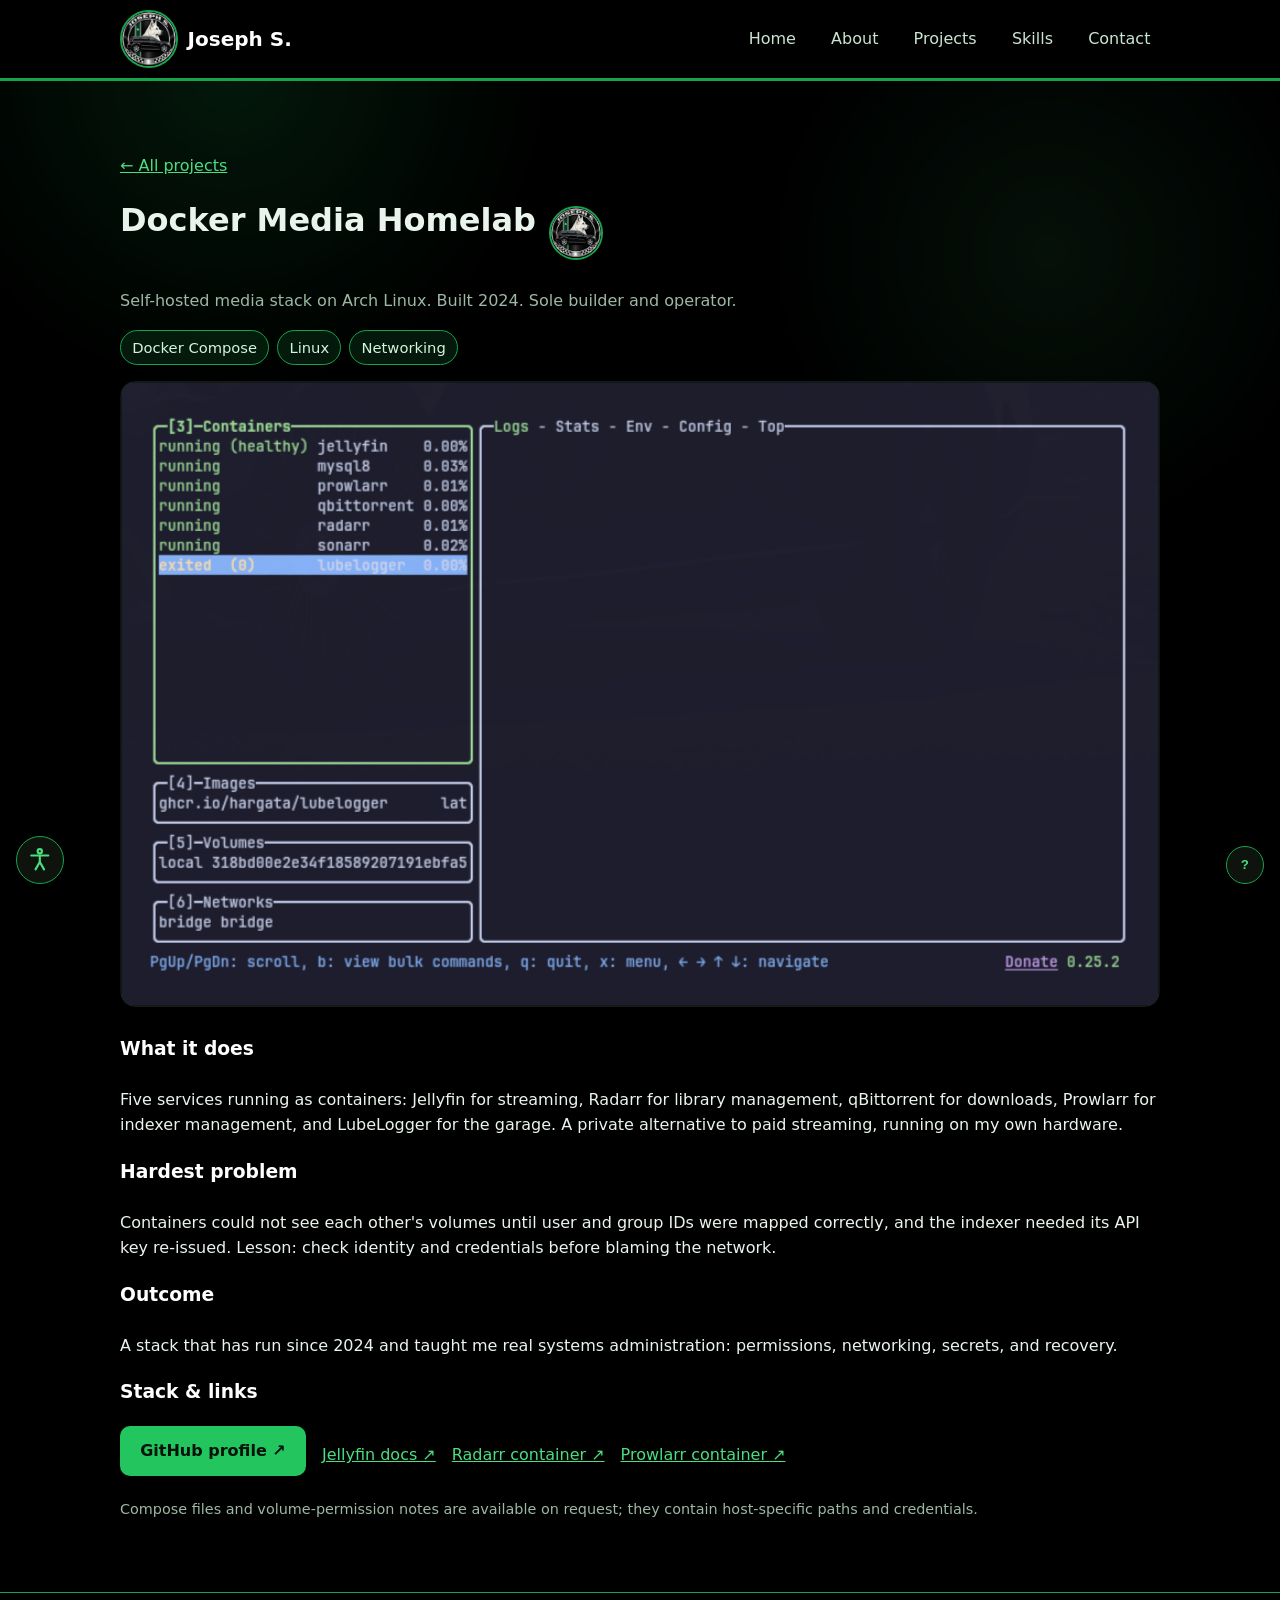
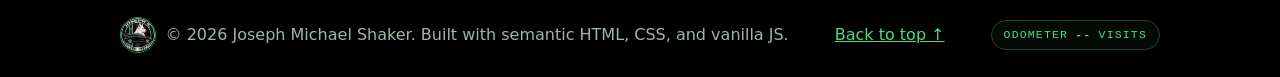
<file: project-homelab.html>
<!DOCTYPE html>
<html lang="en">
<head>
  <meta charset="UTF-8" />
  <meta name="viewport" content="width=device-width, initial-scale=1.0" />
  <meta name="description" content="Case study: Docker media homelab with Jellyfin, Radarr, qBittorrent, and Prowlarr on Arch Linux." />
  <title>Docker Media Homelab | Case Study</title>
  <link rel="icon" href="assets/logo.png" />
  <link rel="canonical" href="https://fiercejojo88862.github.io/Personal-Portfolio-Website/project-homelab.html" />
  <meta name="theme-color" content="#000000" />
  <meta property="og:type" content="website" />
  <meta property="og:site_name" content="Joseph Michael Shaker" />
  <meta property="og:title" content="Docker Media Homelab | Case Study" />
  <meta property="og:description" content="Case study: a self-hosted Docker media homelab on Arch Linux with Jellyfin, Radarr, qBittorrent, and Prowlarr." />
  <meta property="og:url" content="https://fiercejojo88862.github.io/Personal-Portfolio-Website/project-homelab.html" />
  <meta property="og:image" content="https://fiercejojo88862.github.io/Personal-Portfolio-Website/assets/og-cover.png" />
  <meta property="og:image:width" content="1200" />
  <meta property="og:image:height" content="630" />
  <meta property="og:image:alt" content="Joseph Michael Shaker, Software and Data Engineering" />
  <meta name="twitter:card" content="summary_large_image" />
  <meta name="twitter:title" content="Docker Media Homelab | Case Study" />
  <meta name="twitter:description" content="Case study: a self-hosted Docker media homelab on Arch Linux with Jellyfin, Radarr, qBittorrent, and Prowlarr." />
  <meta name="twitter:image" content="https://fiercejojo88862.github.io/Personal-Portfolio-Website/assets/og-cover.png" />
  <link rel="stylesheet" href="styles.css" />
  <link rel="stylesheet" href="motion.css" />
  <link rel="stylesheet" href="a11y.css" />
  <script type="application/ld+json">
  {
    "@context": "https://schema.org",
    "@type": "Person",
    "name": "Joseph Michael Shaker",
    "url": "https://fiercejojo88862.github.io/Personal-Portfolio-Website/",
    "image": "https://fiercejojo88862.github.io/Personal-Portfolio-Website/assets/headshot.jpg",
    "jobTitle": "Software and Data Engineering Technology Student",
    "description": "Software and Data Engineering Technology undergraduate building Linux tools, web apps, and self-hosted systems.",
    "address": {"@type": "PostalAddress", "addressLocality": "Aberdeen", "addressRegion": "NJ", "addressCountry": "US"},
    "alumniOf": {"@type": "CollegeOrUniversity", "name": "New Jersey Institute of Technology"},
    "knowsAbout": ["C++", "Python", "Node.js", "Docker", "Linux", "HTML", "CSS", "JavaScript", "SolidWorks"],
    "sameAs": [
      "https://github.com/Fiercejojo88862",
      "https://www.linkedin.com/in/joseph-shaker-548a49247"
    ]
  }
  </script>
</head>
<body id="top" data-page="homelab">
  <a class="skip-link" href="#main">Skip to main content</a>

  <header class="site-header">
    <div class="container header-inner">
      <a class="brand" href="index.html" aria-label="Joseph Shaker home"><img class="logo" src="assets/logo.png" alt="Joseph S. logo" width="512" height="512" /><span>Joseph S.</span></a>
      <nav class="site-nav" id="site-nav" aria-label="Primary">
        <ul>
          <li><a href="index.html" class="nav-link">Home</a></li>
          <li><a href="about.html" class="nav-link">About</a></li>
          <li><a href="projects.html" class="nav-link active">Projects</a></li>
          <li><a href="skills.html" class="nav-link">Skills</a></li>
          <li><a href="contact.html" class="nav-link">Contact</a></li>
        </ul>
      </nav>
      <button class="nav-toggle" id="nav-toggle" aria-expanded="false" aria-controls="site-nav" aria-label="Toggle navigation menu">
        <span></span><span></span><span></span>
      </button>
    </div>
  </header>

  <main id="main">
    <section class="section" aria-labelledby="case-heading">
      <div class="container">
        <p><a href="projects.html">← All projects</a></p>
        <div class="heading-row">
          <h1 id="case-heading">Docker Media Homelab</h1>
          <img class="heading-logo" src="assets/logo.png" alt="Joseph S. logo" width="512" height="512" />
        </div>
        <p class="section-sub">Self-hosted media stack on Arch Linux. Built 2024. Sole builder and operator.</p>
        <ul class="chips">
          <li>Docker Compose</li>
          <li>Linux</li>
          <li>Networking</li>
        </ul>
        <p><img data-scrub-scale src="assets/homelab.png" alt="Screenshot of Docker homelab containers dashboard" width="941" height="566" loading="lazy" class="case-shot" /></p>
        <h2 class="h-compact">What it does</h2>
        <p>Five services running as containers: Jellyfin for streaming, Radarr for library management, qBittorrent for downloads, Prowlarr for indexer management, and LubeLogger for the garage. A private alternative to paid streaming, running on my own hardware.</p>
        <h2 class="h-compact">Hardest problem</h2>
        <p>Containers could not see each other's volumes until user and group IDs were mapped correctly, and the indexer needed its API key re-issued. Lesson: check identity and credentials before blaming the network.</p>
        <h2 class="h-compact">Outcome</h2>
        <p>A stack that has run since 2024 and taught me real systems administration: permissions, networking, secrets, and recovery.</p>
        <h2 class="h-compact">Stack &amp; links</h2>
        <ul class="project-links">
          <li><a class="btn btn-primary" href="https://github.com/Fiercejojo88862" rel="noopener">GitHub profile ↗</a></li>
          <li><a href="https://jellyfin.org/docs/" rel="noopener">Jellyfin docs ↗</a></li>
          <li><a href="https://docs.linuxserver.io/images/docker-radarr/" rel="noopener">Radarr container ↗</a></li>
          <li><a href="https://docs.linuxserver.io/images/docker-prowlarr/" rel="noopener">Prowlarr container ↗</a></li>
        </ul>
        <p class="small-note">Compose files and volume-permission notes are available on request; they contain host-specific paths and credentials.</p>
      </div>
    </section>
  </main>

  <footer class="site-footer">
    <div class="container footer-inner">
      <p class="footer-brand"><img class="footer-logo" src="assets/logo.png" alt="Joseph S. logo" width="512" height="512" /><span>© <span id="year"></span> Joseph Michael Shaker. Built with semantic HTML, CSS, and vanilla JS.</span></p>
      <p class="footer-links"><a href="#top">Back to top ↑</a></p>
      <p class="visit-chip-wrap"><a class="visit-chip" href="index.html#telemetry" aria-label="Site odometer: total visits">ODOMETER <b data-visit-total>--</b> VISITS</a></p>
    </div>
  </footer>

  <script src="script.js" defer></script>
  <script src="motion.js" defer></script>
  <script src="a11y.js" defer></script>
</body>
</html>
</file>
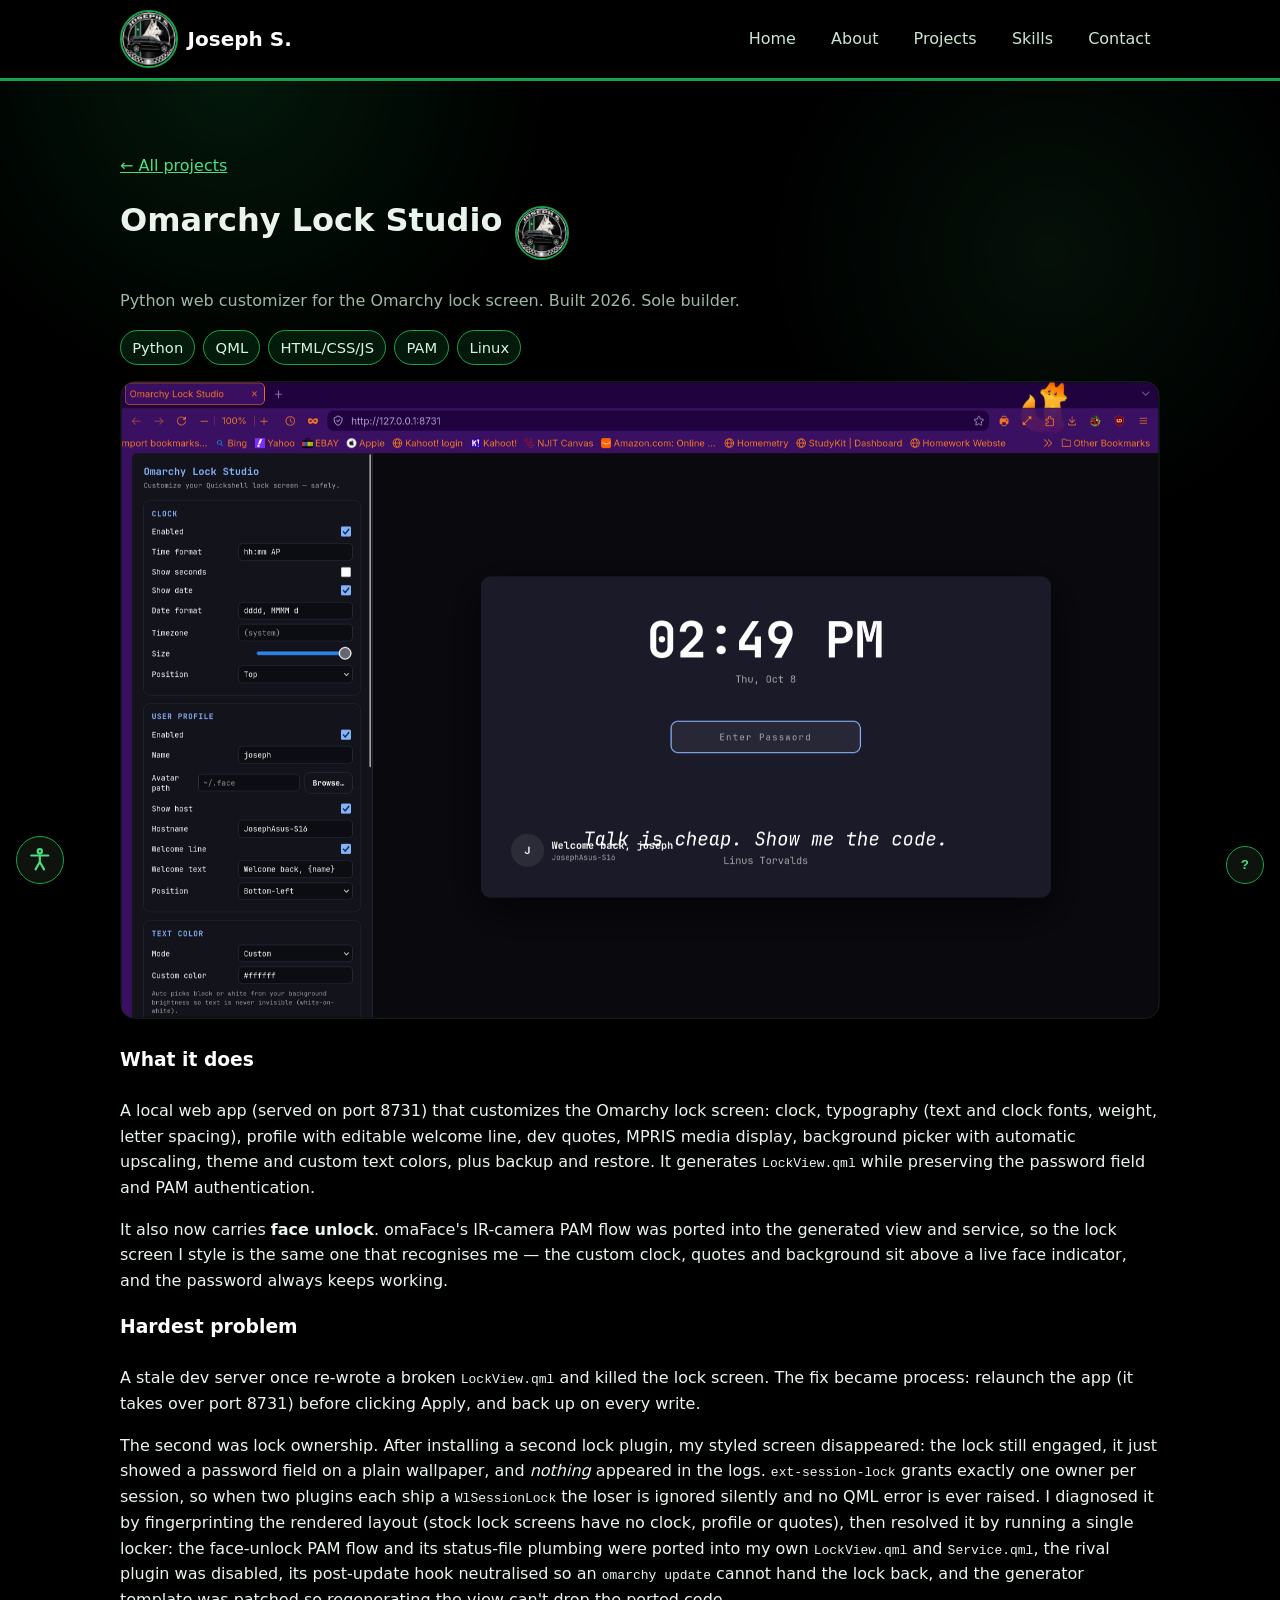
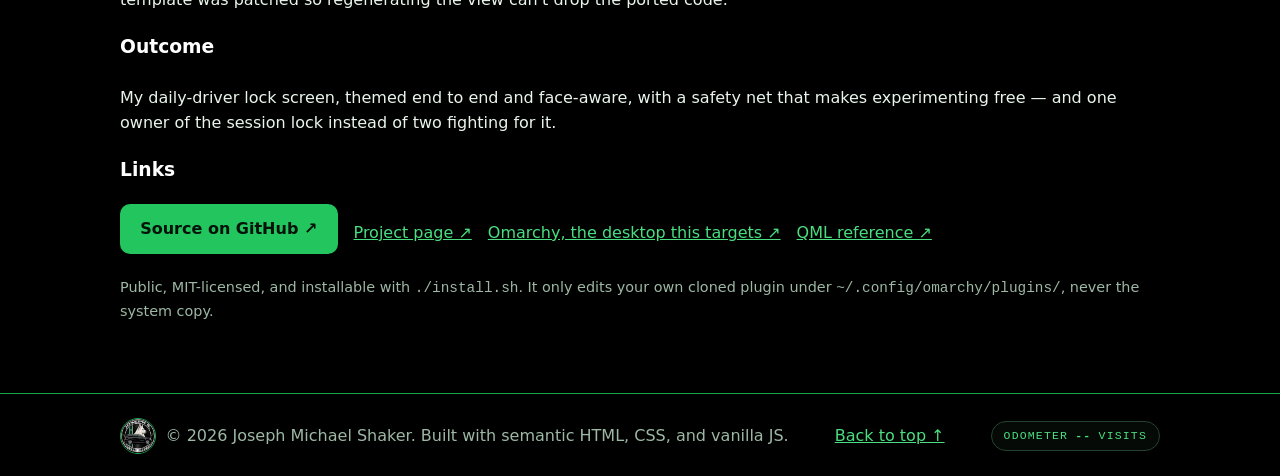
<file: project-lock-studio.html>
<!DOCTYPE html>
<html lang="en">
<head>
  <meta charset="UTF-8" />
  <meta name="viewport" content="width=device-width, initial-scale=1.0" />
  <meta name="description" content="Case study: Omarchy Lock Studio, a Python web customizer for the Omarchy lock screen." />
  <title>Omarchy Lock Studio | Case Study</title>
  <link rel="icon" href="assets/logo.png" />
  <link rel="canonical" href="https://fiercejojo88862.github.io/Personal-Portfolio-Website/project-lock-studio.html" />
  <meta name="theme-color" content="#000000" />
  <meta property="og:type" content="website" />
  <meta property="og:site_name" content="Joseph Michael Shaker" />
  <meta property="og:title" content="Omarchy Lock Studio | Case Study" />
  <meta property="og:description" content="Case study: Omarchy Lock Studio, a Python web app that customizes the Omarchy Linux lock screen — clock, quotes, media, face unlock — without breaking PAM authentication." />
  <meta property="og:url" content="https://fiercejojo88862.github.io/Personal-Portfolio-Website/project-lock-studio.html" />
  <meta property="og:image" content="https://fiercejojo88862.github.io/Personal-Portfolio-Website/assets/og-cover.png" />
  <meta property="og:image:width" content="1200" />
  <meta property="og:image:height" content="630" />
  <meta property="og:image:alt" content="Joseph Michael Shaker, Software and Data Engineering" />
  <meta name="twitter:card" content="summary_large_image" />
  <meta name="twitter:title" content="Omarchy Lock Studio | Case Study" />
  <meta name="twitter:description" content="Case study: Omarchy Lock Studio, a Python web app that customizes the Omarchy Linux lock screen — clock, quotes, media, face unlock — without breaking PAM authentication." />
  <meta name="twitter:image" content="https://fiercejojo88862.github.io/Personal-Portfolio-Website/assets/og-cover.png" />
  <link rel="stylesheet" href="styles.css" />
  <link rel="stylesheet" href="motion.css" />
  <link rel="stylesheet" href="a11y.css" />
  <script type="application/ld+json">
  {
    "@context": "https://schema.org",
    "@type": "Person",
    "name": "Joseph Michael Shaker",
    "url": "https://fiercejojo88862.github.io/Personal-Portfolio-Website/",
    "image": "https://fiercejojo88862.github.io/Personal-Portfolio-Website/assets/headshot.jpg",
    "jobTitle": "Software and Data Engineering Technology Student",
    "description": "Software and Data Engineering Technology undergraduate building Linux tools, web apps, and self-hosted systems.",
    "address": {"@type": "PostalAddress", "addressLocality": "Aberdeen", "addressRegion": "NJ", "addressCountry": "US"},
    "alumniOf": {"@type": "CollegeOrUniversity", "name": "New Jersey Institute of Technology"},
    "knowsAbout": ["C++", "Python", "Node.js", "Docker", "Linux", "HTML", "CSS", "JavaScript", "SolidWorks"],
    "sameAs": [
      "https://github.com/Fiercejojo88862",
      "https://www.linkedin.com/in/joseph-shaker-548a49247"
    ]
  }
  </script>
</head>
<body id="top" data-page="lock-studio">
  <a class="skip-link" href="#main">Skip to main content</a>

  <header class="site-header">
    <div class="container header-inner">
      <a class="brand" href="index.html" aria-label="Joseph Shaker home"><img class="logo" src="assets/logo.png" alt="Joseph S. logo" width="512" height="512" /><span>Joseph S.</span></a>
      <nav class="site-nav" id="site-nav" aria-label="Primary">
        <ul>
          <li><a href="index.html" class="nav-link">Home</a></li>
          <li><a href="about.html" class="nav-link">About</a></li>
          <li><a href="projects.html" class="nav-link active">Projects</a></li>
          <li><a href="skills.html" class="nav-link">Skills</a></li>
          <li><a href="contact.html" class="nav-link">Contact</a></li>
        </ul>
      </nav>
      <button class="nav-toggle" id="nav-toggle" aria-expanded="false" aria-controls="site-nav" aria-label="Toggle navigation menu">
        <span></span><span></span><span></span>
      </button>
    </div>
  </header>

  <main id="main">
    <section class="section" aria-labelledby="case-heading">
      <div class="container">
        <p><a href="projects.html">← All projects</a></p>
        <div class="heading-row">
          <h1 id="case-heading">Omarchy Lock Studio</h1>
          <img class="heading-logo" src="assets/logo.png" alt="Joseph S. logo" width="512" height="512" />
        </div>
        <p class="section-sub">Python web customizer for the Omarchy lock screen. Built 2026. Sole builder.</p>
        <ul class="chips">
          <li>Python</li>
          <li>QML</li>
          <li>HTML/CSS/JS</li>
          <li>PAM</li>
          <li>Linux</li>
        </ul>
        <p><img data-scrub-scale src="assets/lock-studio.png" alt="Screenshot of the omarchy lock screen customizer app" width="1853" height="1135" loading="lazy" class="case-shot" /></p>
        <h2 class="h-compact">What it does</h2>
        <p>A local web app (served on port 8731) that customizes the Omarchy lock screen: clock, typography (text and clock fonts, weight, letter spacing), profile with editable welcome line, dev quotes, MPRIS media display, background picker with automatic upscaling, theme and custom text colors, plus backup and restore. It generates <code>LockView.qml</code> while preserving the password field and PAM authentication.</p>
        <p>It also now carries <strong>face unlock</strong>. omaFace's IR-camera PAM flow was ported into the generated view and service, so the lock screen I style is the same one that recognises me — the custom clock, quotes and background sit above a live face indicator, and the password always keeps working.</p>
        <h2 class="h-compact">Hardest problem</h2>
        <p>A stale dev server once re-wrote a broken <code>LockView.qml</code> and killed the lock screen. The fix became process: relaunch the app (it takes over port 8731) before clicking Apply, and back up on every write.</p>
        <p>The second was lock ownership. After installing a second lock plugin, my styled screen disappeared: the lock still engaged, it just showed a password field on a plain wallpaper, and <em>nothing</em> appeared in the logs. <code>ext-session-lock</code> grants exactly one owner per session, so when two plugins each ship a <code>WlSessionLock</code> the loser is ignored silently and no QML error is ever raised. I diagnosed it by fingerprinting the rendered layout (stock lock screens have no clock, profile or quotes), then resolved it by running a single locker: the face-unlock PAM flow and its status-file plumbing were ported into my own <code>LockView.qml</code> and <code>Service.qml</code>, the rival plugin was disabled, its post-update hook neutralised so an <code>omarchy update</code> cannot hand the lock back, and the generator template was patched so regenerating the view can't drop the ported code.</p>
        <h2 class="h-compact">Outcome</h2>
        <p>My daily-driver lock screen, themed end to end and face-aware, with a safety net that makes experimenting free — and one owner of the session lock instead of two fighting for it.</p>
        <h2 class="h-compact">Links</h2>
        <ul class="project-links">
          <li><a class="btn btn-primary" href="https://github.com/Fiercejojo88862/omarchy-lock-studio" rel="noopener">Source on GitHub ↗</a></li>
          <li><a href="https://fiercejojo88862.github.io/omarchy-lock-studio/" rel="noopener">Project page ↗</a></li>
          <li><a href="https://github.com/basecamp/omarchy" rel="noopener">Omarchy, the desktop this targets ↗</a></li>
          <li><a href="https://doc.qt.io/qt-6/qmlreference.html" rel="noopener">QML reference ↗</a></li>
        </ul>
        <p class="small-note">Public, MIT-licensed, and installable with <code>./install.sh</code>. It only edits your own cloned plugin under <code>~/.config/omarchy/plugins/</code>, never the system copy.</p>
      </div>
    </section>
  </main>

  <footer class="site-footer">
    <div class="container footer-inner">
      <p class="footer-brand"><img class="footer-logo" src="assets/logo.png" alt="Joseph S. logo" width="512" height="512" /><span>© <span id="year"></span> Joseph Michael Shaker. Built with semantic HTML, CSS, and vanilla JS.</span></p>
      <p class="footer-links"><a href="#top">Back to top ↑</a></p>
      <p class="visit-chip-wrap"><a class="visit-chip" href="index.html#telemetry" aria-label="Site odometer: total visits">ODOMETER <b data-visit-total>--</b> VISITS</a></p>
    </div>
  </footer>

  <script src="script.js" defer></script>
  <script src="motion.js" defer></script>
  <script src="a11y.js" defer></script>
</body>
</html>
</file>
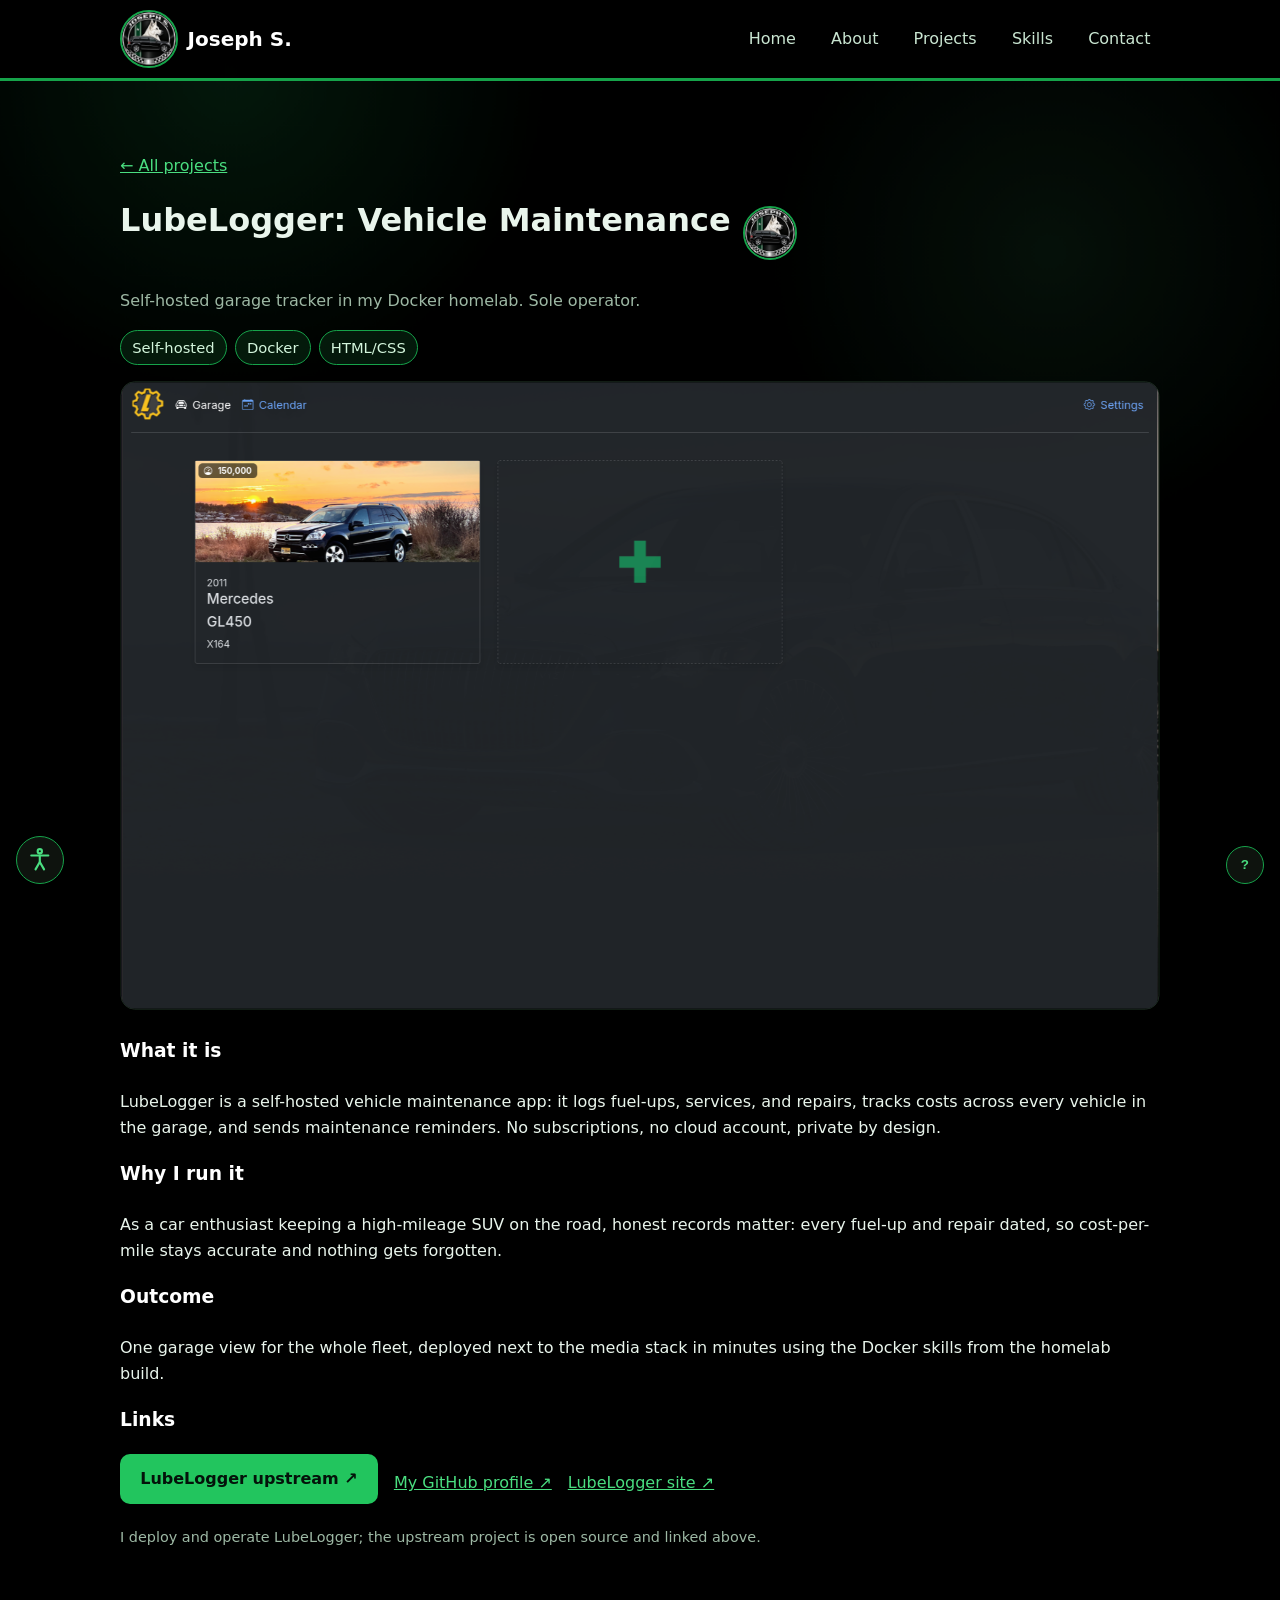
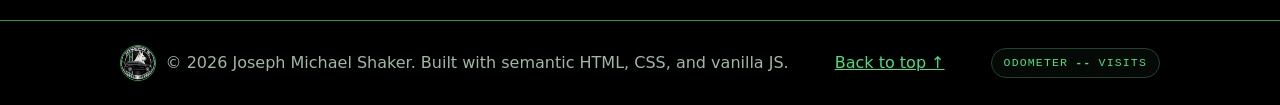
<file: project-lubelogger.html>
<!DOCTYPE html>
<html lang="en">
<head>
  <meta charset="UTF-8" />
  <meta name="viewport" content="width=device-width, initial-scale=1.0" />
  <meta name="description" content="Case study: LubeLogger, a self-hosted vehicle maintenance tracker in my Docker homelab." />
  <title>LubeLogger | Case Study</title>
  <link rel="icon" href="assets/logo.png" />
  <link rel="canonical" href="https://fiercejojo88862.github.io/Personal-Portfolio-Website/project-lubelogger.html" />
  <meta name="theme-color" content="#000000" />
  <meta property="og:type" content="website" />
  <meta property="og:site_name" content="Joseph Michael Shaker" />
  <meta property="og:title" content="LubeLogger | Case Study" />
  <meta property="og:description" content="Case study: LubeLogger, self-hosted vehicle maintenance tracking for a 2011 Mercedes GL450." />
  <meta property="og:url" content="https://fiercejojo88862.github.io/Personal-Portfolio-Website/project-lubelogger.html" />
  <meta property="og:image" content="https://fiercejojo88862.github.io/Personal-Portfolio-Website/assets/og-cover.png" />
  <meta property="og:image:width" content="1200" />
  <meta property="og:image:height" content="630" />
  <meta property="og:image:alt" content="Joseph Michael Shaker, Software and Data Engineering" />
  <meta name="twitter:card" content="summary_large_image" />
  <meta name="twitter:title" content="LubeLogger | Case Study" />
  <meta name="twitter:description" content="Case study: LubeLogger, self-hosted vehicle maintenance tracking for a 2011 Mercedes GL450." />
  <meta name="twitter:image" content="https://fiercejojo88862.github.io/Personal-Portfolio-Website/assets/og-cover.png" />
  <link rel="stylesheet" href="styles.css" />
  <link rel="stylesheet" href="motion.css" />
  <link rel="stylesheet" href="a11y.css" />
  <script type="application/ld+json">
  {
    "@context": "https://schema.org",
    "@type": "Person",
    "name": "Joseph Michael Shaker",
    "url": "https://fiercejojo88862.github.io/Personal-Portfolio-Website/",
    "image": "https://fiercejojo88862.github.io/Personal-Portfolio-Website/assets/headshot.jpg",
    "jobTitle": "Software and Data Engineering Technology Student",
    "description": "Software and Data Engineering Technology undergraduate building Linux tools, web apps, and self-hosted systems.",
    "address": {"@type": "PostalAddress", "addressLocality": "Aberdeen", "addressRegion": "NJ", "addressCountry": "US"},
    "alumniOf": {"@type": "CollegeOrUniversity", "name": "New Jersey Institute of Technology"},
    "knowsAbout": ["C++", "Python", "Node.js", "Docker", "Linux", "HTML", "CSS", "JavaScript", "SolidWorks"],
    "sameAs": [
      "https://github.com/Fiercejojo88862",
      "https://www.linkedin.com/in/joseph-shaker-548a49247"
    ]
  }
  </script>
</head>
<body id="top" data-page="lubelogger">
  <a class="skip-link" href="#main">Skip to main content</a>

  <header class="site-header">
    <div class="container header-inner">
      <a class="brand" href="index.html" aria-label="Joseph Shaker home"><img class="logo" src="assets/logo.png" alt="Joseph S. logo" width="512" height="512" /><span>Joseph S.</span></a>
      <nav class="site-nav" id="site-nav" aria-label="Primary">
        <ul>
          <li><a href="index.html" class="nav-link">Home</a></li>
          <li><a href="about.html" class="nav-link">About</a></li>
          <li><a href="projects.html" class="nav-link active">Projects</a></li>
          <li><a href="skills.html" class="nav-link">Skills</a></li>
          <li><a href="contact.html" class="nav-link">Contact</a></li>
        </ul>
      </nav>
      <button class="nav-toggle" id="nav-toggle" aria-expanded="false" aria-controls="site-nav" aria-label="Toggle navigation menu">
        <span></span><span></span><span></span>
      </button>
    </div>
  </header>

  <main id="main">
    <section class="section" aria-labelledby="case-heading">
      <div class="container">
        <p><a href="projects.html">← All projects</a></p>
        <div class="heading-row">
          <h1 id="case-heading">LubeLogger: Vehicle Maintenance</h1>
          <img class="heading-logo" src="assets/logo.png" alt="Joseph S. logo" width="512" height="512" />
        </div>
        <p class="section-sub">Self-hosted garage tracker in my Docker homelab. Sole operator.</p>
        <ul class="chips">
          <li>Self-hosted</li>
          <li>Docker</li>
          <li>HTML/CSS</li>
        </ul>
        <p><img data-scrub-scale src="assets/lubelogger.png" alt="Screenshot of LubeLogger garage view" width="1678" height="1013" loading="lazy" class="case-shot" /></p>
        <h2 class="h-compact">What it is</h2>
        <p>LubeLogger is a self-hosted vehicle maintenance app: it logs fuel-ups, services, and repairs, tracks costs across every vehicle in the garage, and sends maintenance reminders. No subscriptions, no cloud account, private by design.</p>
        <h2 class="h-compact">Why I run it</h2>
        <p>As a car enthusiast keeping a high-mileage SUV on the road, honest records matter: every fuel-up and repair dated, so cost-per-mile stays accurate and nothing gets forgotten.</p>
        <h2 class="h-compact">Outcome</h2>
        <p>One garage view for the whole fleet, deployed next to the media stack in minutes using the Docker skills from the homelab build.</p>
        <h2 class="h-compact">Links</h2>
        <ul class="project-links">
          <li><a class="btn btn-primary" href="https://github.com/hargata/lubelog" rel="noopener">LubeLogger upstream ↗</a></li>
          <li><a href="https://github.com/Fiercejojo88862" rel="noopener">My GitHub profile ↗</a></li>
          <li><a href="https://lubelogger.com/" rel="noopener">LubeLogger site ↗</a></li>
        </ul>
        <p class="small-note">I deploy and operate LubeLogger; the upstream project is open source and linked above.</p>
      </div>
    </section>
  </main>

  <footer class="site-footer">
    <div class="container footer-inner">
      <p class="footer-brand"><img class="footer-logo" src="assets/logo.png" alt="Joseph S. logo" width="512" height="512" /><span>© <span id="year"></span> Joseph Michael Shaker. Built with semantic HTML, CSS, and vanilla JS.</span></p>
      <p class="footer-links"><a href="#top">Back to top ↑</a></p>
      <p class="visit-chip-wrap"><a class="visit-chip" href="index.html#telemetry" aria-label="Site odometer: total visits">ODOMETER <b data-visit-total>--</b> VISITS</a></p>
    </div>
  </footer>

  <script src="script.js" defer></script>
  <script src="motion.js" defer></script>
  <script src="a11y.js" defer></script>
</body>
</html>
</file>
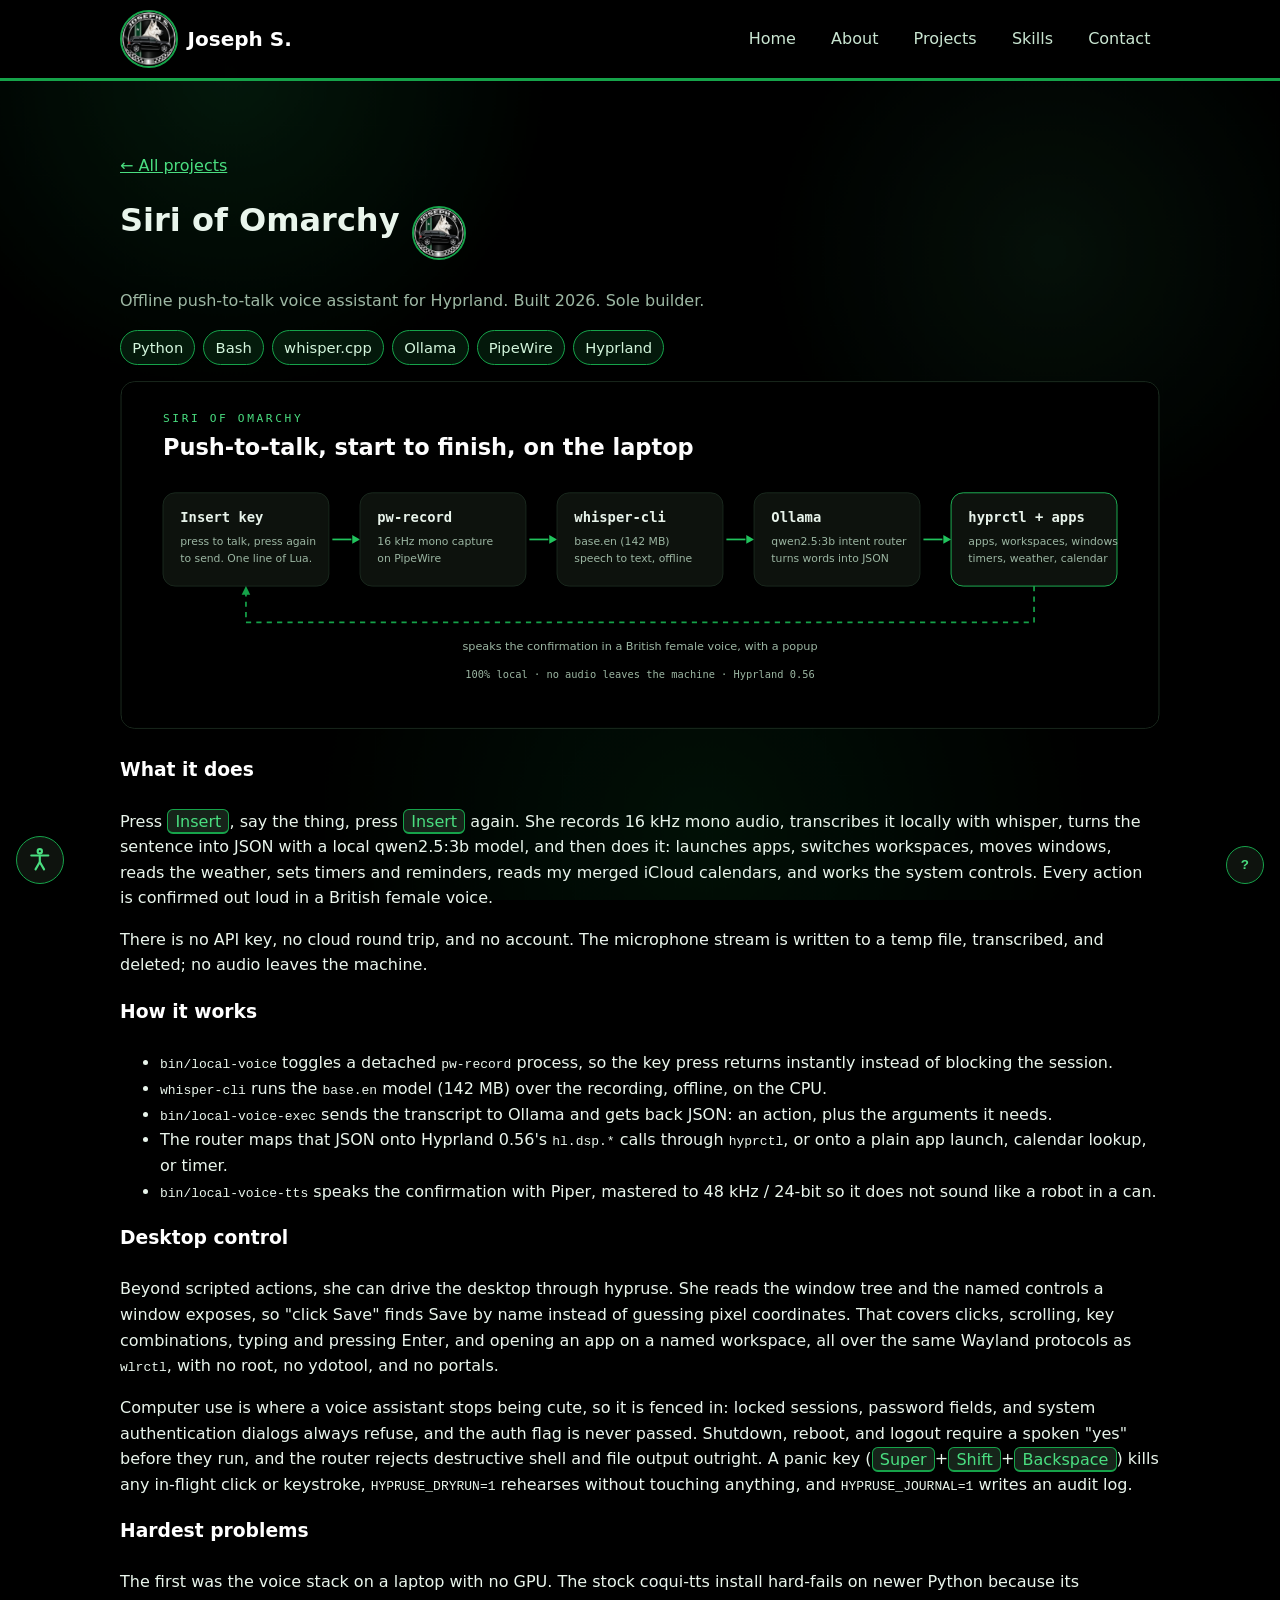
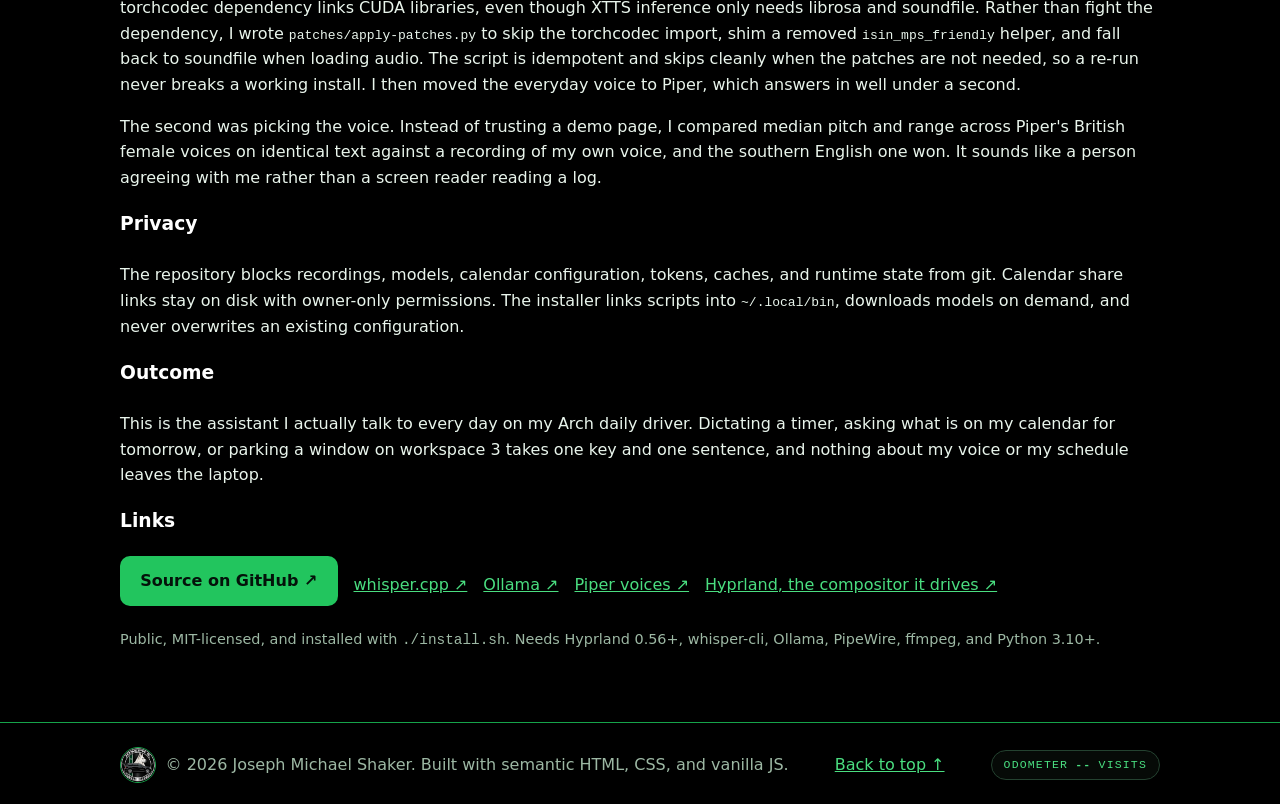
<file: project-siri.html>
<!DOCTYPE html>
<html lang="en">
<head>
  <meta charset="UTF-8" />
  <meta name="viewport" content="width=device-width, initial-scale=1.0" />
  <meta name="description" content="Case study: Siri of Omarchy, an offline push-to-talk voice assistant for Hyprland that transcribes locally with whisper, routes intent with Ollama, and acts through hyprctl." />
  <title>Siri of Omarchy | Case Study</title>
  <link rel="icon" href="assets/logo.png" />
  <link rel="canonical" href="https://fiercejojo88862.github.io/Personal-Portfolio-Website/project-siri.html" />
  <meta name="theme-color" content="#000000" />
  <meta property="og:type" content="website" />
  <meta property="og:site_name" content="Joseph Michael Shaker" />
  <meta property="og:title" content="Siri of Omarchy | Case Study" />
  <meta property="og:description" content="Case study: Siri of Omarchy, an offline push-to-talk voice assistant for Hyprland. Local speech recognition, a local LLM for intent, and desktop actions confirmed out loud." />
  <meta property="og:url" content="https://fiercejojo88862.github.io/Personal-Portfolio-Website/project-siri.html" />
  <meta property="og:image" content="https://fiercejojo88862.github.io/Personal-Portfolio-Website/assets/og-cover.png" />
  <meta property="og:image:width" content="1200" />
  <meta property="og:image:height" content="630" />
  <meta property="og:image:alt" content="Joseph Michael Shaker, Software and Data Engineering" />
  <meta name="twitter:card" content="summary_large_image" />
  <meta name="twitter:title" content="Siri of Omarchy | Case Study" />
  <meta name="twitter:description" content="Case study: Siri of Omarchy, an offline push-to-talk voice assistant for Hyprland. Local speech recognition, a local LLM for intent, and desktop actions confirmed out loud." />
  <meta name="twitter:image" content="https://fiercejojo88862.github.io/Personal-Portfolio-Website/assets/og-cover.png" />
  <link rel="stylesheet" href="styles.css" />
  <link rel="stylesheet" href="motion.css" />
  <link rel="stylesheet" href="a11y.css" />
  <script type="application/ld+json">
  {
    "@context": "https://schema.org",
    "@type": "Person",
    "name": "Joseph Michael Shaker",
    "url": "https://fiercejojo88862.github.io/Personal-Portfolio-Website/",
    "image": "https://fiercejojo88862.github.io/Personal-Portfolio-Website/assets/headshot.jpg",
    "jobTitle": "Software and Data Engineering Technology Student",
    "description": "Software and Data Engineering Technology undergraduate building Linux tools, web apps, and self-hosted systems.",
    "address": {"@type": "PostalAddress", "addressLocality": "Aberdeen", "addressRegion": "NJ", "addressCountry": "US"},
    "alumniOf": {"@type": "CollegeOrUniversity", "name": "New Jersey Institute of Technology"},
    "knowsAbout": ["C++", "Python", "Node.js", "Docker", "Linux", "HTML", "CSS", "JavaScript", "SolidWorks"],
    "sameAs": [
      "https://github.com/Fiercejojo88862",
      "https://www.linkedin.com/in/joseph-shaker-548a49247"
    ]
  }
  </script>
</head>
<body id="top" data-page="siri">
  <a class="skip-link" href="#main">Skip to main content</a>

  <header class="site-header">
    <div class="container header-inner">
      <a class="brand" href="index.html" aria-label="Joseph Shaker home"><img class="logo" src="assets/logo.png" alt="Joseph S. logo" width="512" height="512" /><span>Joseph S.</span></a>
      <nav class="site-nav" id="site-nav" aria-label="Primary">
        <ul>
          <li><a href="index.html" class="nav-link">Home</a></li>
          <li><a href="about.html" class="nav-link">About</a></li>
          <li><a href="projects.html" class="nav-link active">Projects</a></li>
          <li><a href="skills.html" class="nav-link">Skills</a></li>
          <li><a href="contact.html" class="nav-link">Contact</a></li>
        </ul>
      </nav>
      <button class="nav-toggle" id="nav-toggle" aria-expanded="false" aria-controls="site-nav" aria-label="Toggle navigation menu">
        <span></span><span></span><span></span>
      </button>
    </div>
  </header>

  <main id="main">
    <section class="section" aria-labelledby="case-heading">
      <div class="container">
        <p><a href="projects.html">← All projects</a></p>
        <div class="heading-row">
          <h1 id="case-heading">Siri of Omarchy</h1>
          <img class="heading-logo" src="assets/logo.png" alt="Joseph S. logo" width="512" height="512" />
        </div>
        <p class="section-sub">Offline push-to-talk voice assistant for Hyprland. Built 2026. Sole builder.</p>
        <ul class="chips">
          <li>Python</li>
          <li>Bash</li>
          <li>whisper.cpp</li>
          <li>Ollama</li>
          <li>PipeWire</li>
          <li>Hyprland</li>
        </ul>
        <p><img data-scrub-scale src="assets/siri-pipeline.svg" alt="Diagram of the pipeline: the Insert key starts pw-record, whisper-cli transcribes, Ollama turns the words into intent JSON, and hyprctl acts while Piper speaks the reply" width="1200" height="400" loading="lazy" class="case-shot" /></p>
        <h2 class="h-compact">What it does</h2>
        <p>Press <kbd>Insert</kbd>, say the thing, press <kbd>Insert</kbd> again. She records 16 kHz mono audio, transcribes it locally with whisper, turns the sentence into JSON with a local qwen2.5:3b model, and then does it: launches apps, switches workspaces, moves windows, reads the weather, sets timers and reminders, reads my merged iCloud calendars, and works the system controls. Every action is confirmed out loud in a British female voice.</p>
        <p>There is no API key, no cloud round trip, and no account. The microphone stream is written to a temp file, transcribed, and deleted; no audio leaves the machine.</p>
        <h2 class="h-compact">How it works</h2>
        <ul>
          <li><code>bin/local-voice</code> toggles a detached <code>pw-record</code> process, so the key press returns instantly instead of blocking the session.</li>
          <li><code>whisper-cli</code> runs the <code>base.en</code> model (142 MB) over the recording, offline, on the CPU.</li>
          <li><code>bin/local-voice-exec</code> sends the transcript to Ollama and gets back JSON: an action, plus the arguments it needs.</li>
          <li>The router maps that JSON onto Hyprland 0.56's <code>hl.dsp.*</code> calls through <code>hyprctl</code>, or onto a plain app launch, calendar lookup, or timer.</li>
          <li><code>bin/local-voice-tts</code> speaks the confirmation with Piper, mastered to 48 kHz / 24-bit so it does not sound like a robot in a can.</li>
        </ul>
        <h2 class="h-compact">Desktop control</h2>
        <p>Beyond scripted actions, she can drive the desktop through hypruse. She reads the window tree and the named controls a window exposes, so "click Save" finds Save by name instead of guessing pixel coordinates. That covers clicks, scrolling, key combinations, typing and pressing Enter, and opening an app on a named workspace, all over the same Wayland protocols as <code>wlrctl</code>, with no root, no ydotool, and no portals.</p>
        <p>Computer use is where a voice assistant stops being cute, so it is fenced in: locked sessions, password fields, and system authentication dialogs always refuse, and the auth flag is never passed. Shutdown, reboot, and logout require a spoken "yes" before they run, and the router rejects destructive shell and file output outright. A panic key (<kbd>Super</kbd>+<kbd>Shift</kbd>+<kbd>Backspace</kbd>) kills any in-flight click or keystroke, <code>HYPRUSE_DRYRUN=1</code> rehearses without touching anything, and <code>HYPRUSE_JOURNAL=1</code> writes an audit log.</p>
        <h2 class="h-compact">Hardest problems</h2>
        <p>The first was the voice stack on a laptop with no GPU. The stock coqui-tts install hard-fails on newer Python because its torchcodec dependency links CUDA libraries, even though XTTS inference only needs librosa and soundfile. Rather than fight the dependency, I wrote <code>patches/apply-patches.py</code> to skip the torchcodec import, shim a removed <code>isin_mps_friendly</code> helper, and fall back to soundfile when loading audio. The script is idempotent and skips cleanly when the patches are not needed, so a re-run never breaks a working install. I then moved the everyday voice to Piper, which answers in well under a second.</p>
        <p>The second was picking the voice. Instead of trusting a demo page, I compared median pitch and range across Piper's British female voices on identical text against a recording of my own voice, and the southern English one won. It sounds like a person agreeing with me rather than a screen reader reading a log.</p>
        <h2 class="h-compact">Privacy</h2>
        <p>The repository blocks recordings, models, calendar configuration, tokens, caches, and runtime state from git. Calendar share links stay on disk with owner-only permissions. The installer links scripts into <code>~/.local/bin</code>, downloads models on demand, and never overwrites an existing configuration.</p>
        <h2 class="h-compact">Outcome</h2>
        <p>This is the assistant I actually talk to every day on my Arch daily driver. Dictating a timer, asking what is on my calendar for tomorrow, or parking a window on workspace 3 takes one key and one sentence, and nothing about my voice or my schedule leaves the laptop.</p>
        <h2 class="h-compact">Links</h2>
        <ul class="project-links">
          <li><a class="btn btn-primary" href="https://github.com/Fiercejojo88862/omarchy-siri" rel="noopener">Source on GitHub ↗</a></li>
          <li><a href="https://github.com/ggerganov/whisper.cpp" rel="noopener">whisper.cpp ↗</a></li>
          <li><a href="https://ollama.com" rel="noopener">Ollama ↗</a></li>
          <li><a href="https://github.com/rhasspy/piper" rel="noopener">Piper voices ↗</a></li>
          <li><a href="https://hypr.land" rel="noopener">Hyprland, the compositor it drives ↗</a></li>
        </ul>
        <p class="small-note">Public, MIT-licensed, and installed with <code>./install.sh</code>. Needs Hyprland 0.56+, whisper-cli, Ollama, PipeWire, ffmpeg, and Python 3.10+.</p>
      </div>
    </section>
  </main>

  <footer class="site-footer">
    <div class="container footer-inner">
      <p class="footer-brand"><img class="footer-logo" src="assets/logo.png" alt="Joseph S. logo" width="512" height="512" /><span>© <span id="year"></span> Joseph Michael Shaker. Built with semantic HTML, CSS, and vanilla JS.</span></p>
      <p class="footer-links"><a href="#top">Back to top ↑</a></p>
      <p class="visit-chip-wrap"><a class="visit-chip" href="index.html#telemetry" aria-label="Site odometer: total visits">ODOMETER <b data-visit-total>--</b> VISITS</a></p>
    </div>
  </footer>

  <script src="script.js" defer></script>
  <script src="motion.js" defer></script>
  <script src="a11y.js" defer></script>
</body>
</html>
</file>
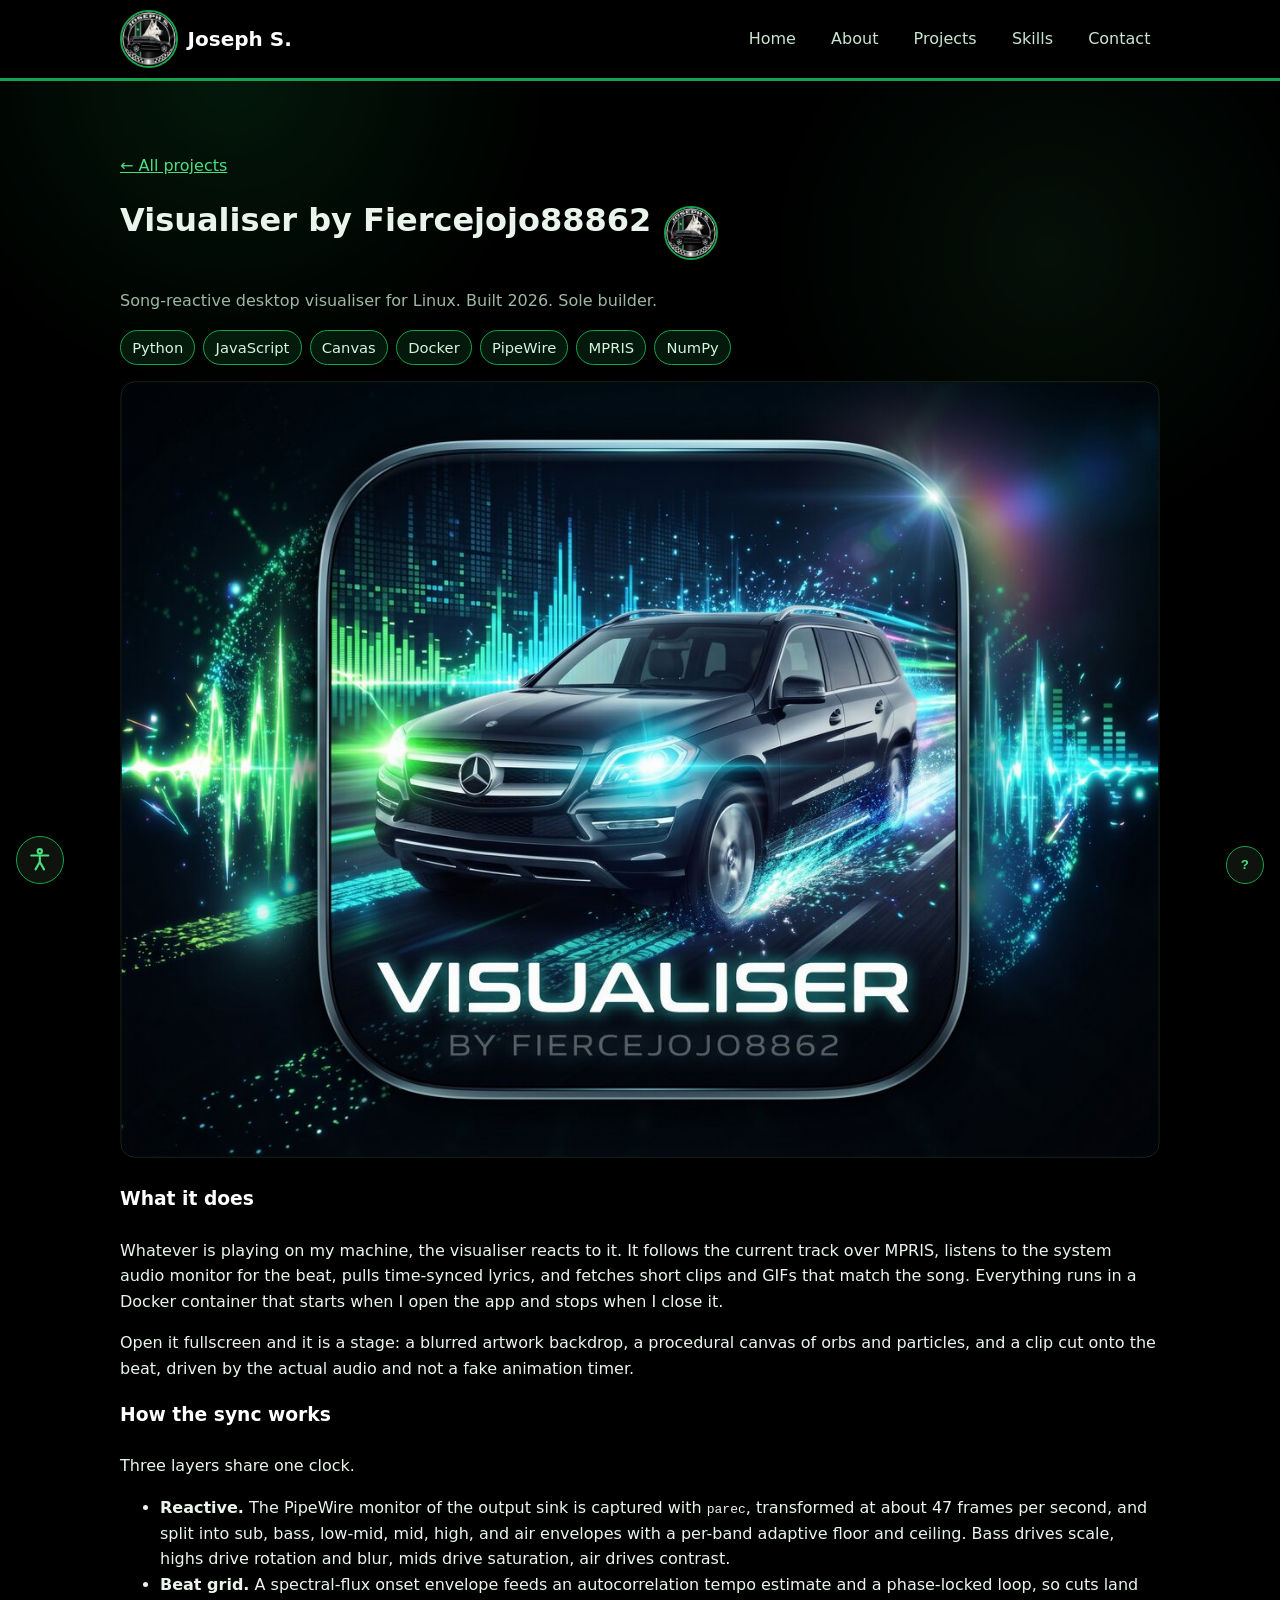
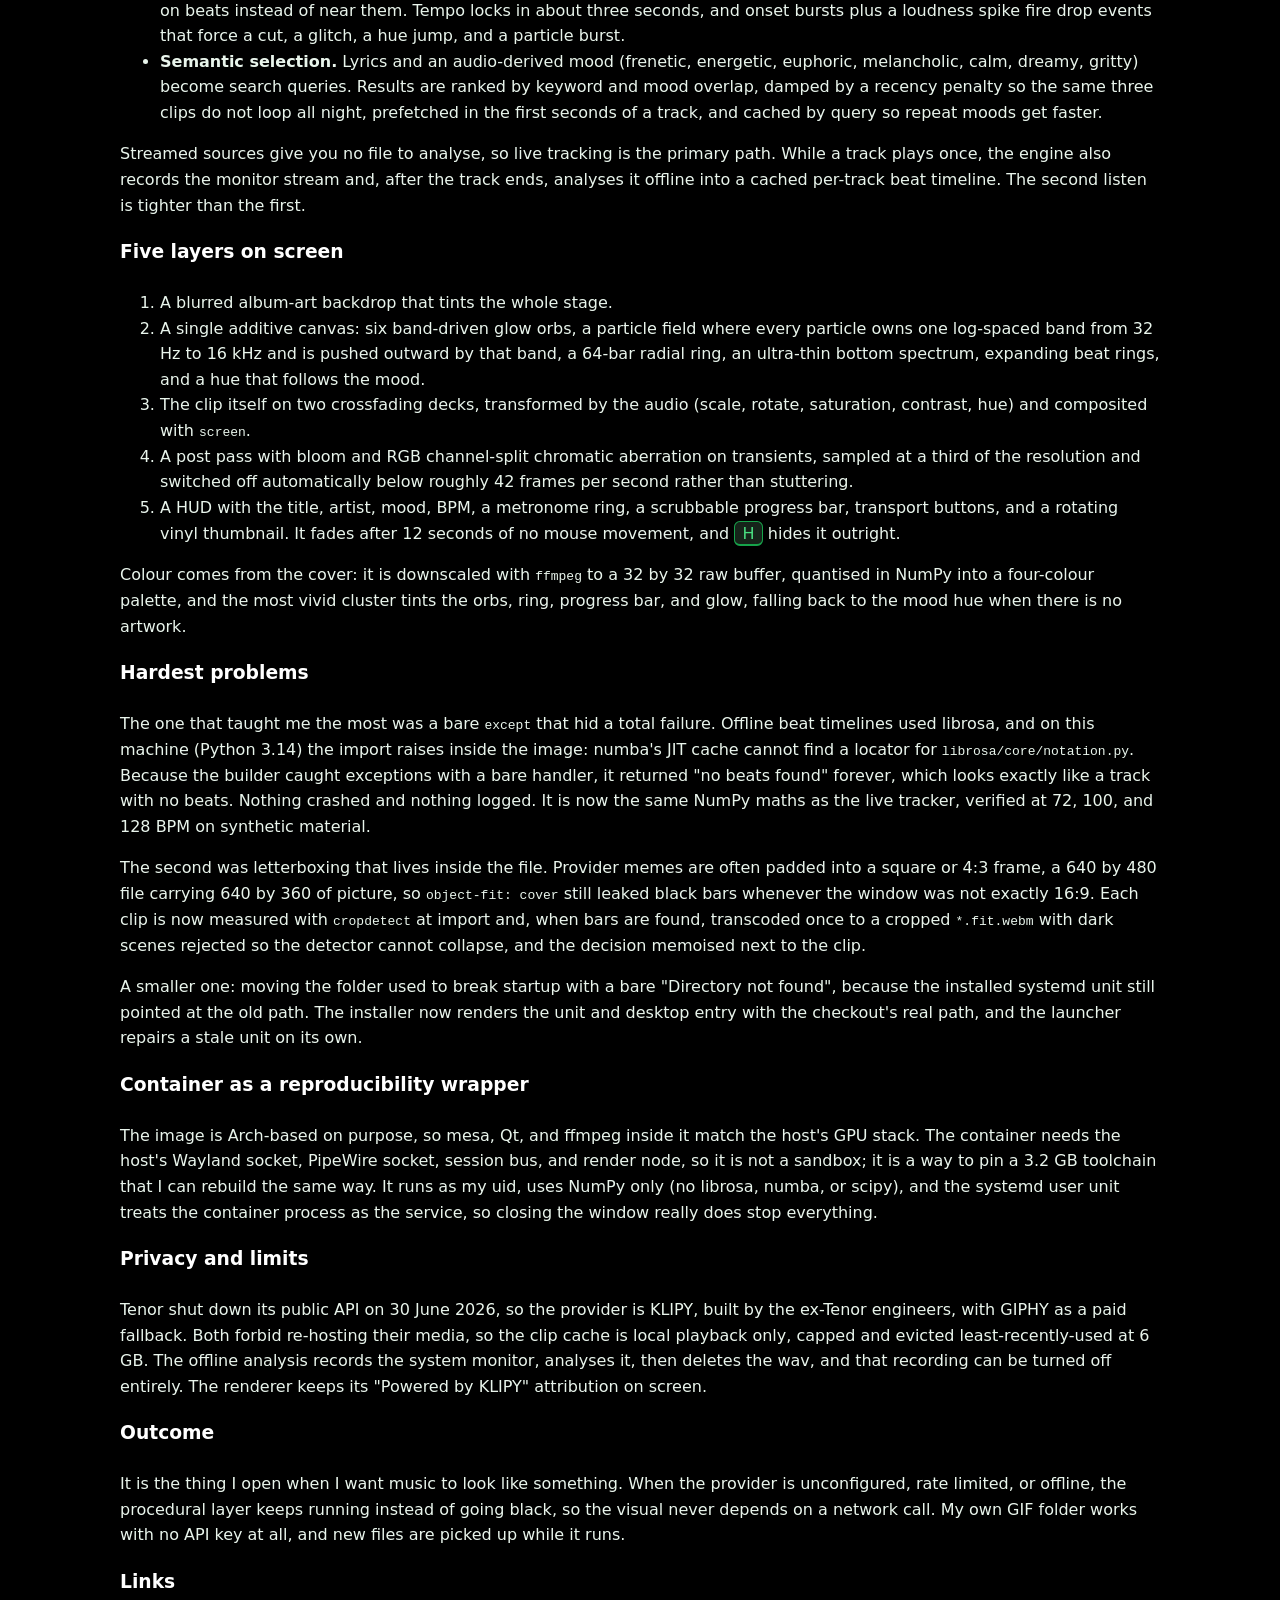
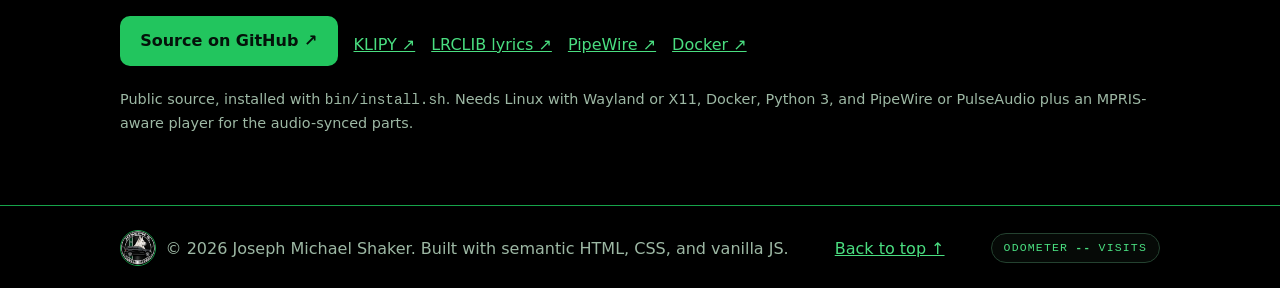
<file: project-visualiser.html>
<!DOCTYPE html>
<html lang="en">
<head>
  <meta charset="UTF-8" />
  <meta name="viewport" content="width=device-width, initial-scale=1.0" />
  <meta name="description" content="Case study: Visualiser by Fiercejojo88862, a song-reactive desktop visualiser for Linux that reads MPRIS, captures PipeWire audio for beat detection, and fetches matching clips." />
  <title>Visualiser by Fiercejojo88862 | Case Study</title>
  <link rel="icon" href="assets/logo.png" />
  <link rel="canonical" href="https://fiercejojo88862.github.io/Personal-Portfolio-Website/project-visualiser.html" />
  <meta name="theme-color" content="#000000" />
  <meta property="og:type" content="website" />
  <meta property="og:site_name" content="Joseph Michael Shaker" />
  <meta property="og:title" content="Visualiser by Fiercejojo88862 | Case Study" />
  <meta property="og:description" content="Case study: a song-reactive visualiser for Linux. MPRIS track tracking, PipeWire beat detection, time-synced lyrics, and matching clips cut on the beat." />
  <meta property="og:url" content="https://fiercejojo88862.github.io/Personal-Portfolio-Website/project-visualiser.html" />
  <meta property="og:image" content="https://fiercejojo88862.github.io/Personal-Portfolio-Website/assets/og-cover.png" />
  <meta property="og:image:width" content="1200" />
  <meta property="og:image:height" content="630" />
  <meta property="og:image:alt" content="Joseph Michael Shaker, Software and Data Engineering" />
  <meta name="twitter:card" content="summary_large_image" />
  <meta name="twitter:title" content="Visualiser by Fiercejojo88862 | Case Study" />
  <meta name="twitter:description" content="Case study: a song-reactive visualiser for Linux. MPRIS track tracking, PipeWire beat detection, time-synced lyrics, and matching clips cut on the beat." />
  <meta name="twitter:image" content="https://fiercejojo88862.github.io/Personal-Portfolio-Website/assets/og-cover.png" />
  <link rel="stylesheet" href="styles.css" />
  <link rel="stylesheet" href="motion.css" />
  <link rel="stylesheet" href="a11y.css" />
  <script type="application/ld+json">
  {
    "@context": "https://schema.org",
    "@type": "Person",
    "name": "Joseph Michael Shaker",
    "url": "https://fiercejojo88862.github.io/Personal-Portfolio-Website/",
    "image": "https://fiercejojo88862.github.io/Personal-Portfolio-Website/assets/headshot.jpg",
    "jobTitle": "Software and Data Engineering Technology Student",
    "description": "Software and Data Engineering Technology undergraduate building Linux tools, web apps, and self-hosted systems.",
    "address": {"@type": "PostalAddress", "addressLocality": "Aberdeen", "addressRegion": "NJ", "addressCountry": "US"},
    "alumniOf": {"@type": "CollegeOrUniversity", "name": "New Jersey Institute of Technology"},
    "knowsAbout": ["C++", "Python", "Node.js", "Docker", "Linux", "HTML", "CSS", "JavaScript", "SolidWorks"],
    "sameAs": [
      "https://github.com/Fiercejojo88862",
      "https://www.linkedin.com/in/joseph-shaker-548a49247"
    ]
  }
  </script>
</head>
<body id="top" data-page="visualiser">
  <a class="skip-link" href="#main">Skip to main content</a>

  <header class="site-header">
    <div class="container header-inner">
      <a class="brand" href="index.html" aria-label="Joseph Shaker home"><img class="logo" src="assets/logo.png" alt="Joseph S. logo" width="512" height="512" /><span>Joseph S.</span></a>
      <nav class="site-nav" id="site-nav" aria-label="Primary">
        <ul>
          <li><a href="index.html" class="nav-link">Home</a></li>
          <li><a href="about.html" class="nav-link">About</a></li>
          <li><a href="projects.html" class="nav-link active">Projects</a></li>
          <li><a href="skills.html" class="nav-link">Skills</a></li>
          <li><a href="contact.html" class="nav-link">Contact</a></li>
        </ul>
      </nav>
      <button class="nav-toggle" id="nav-toggle" aria-expanded="false" aria-controls="site-nav" aria-label="Toggle navigation menu">
        <span></span><span></span><span></span>
      </button>
    </div>
  </header>

  <main id="main">
    <section class="section" aria-labelledby="case-heading">
      <div class="container">
        <p><a href="projects.html">← All projects</a></p>
        <div class="heading-row">
          <h1 id="case-heading">Visualiser by Fiercejojo88862</h1>
          <img class="heading-logo" src="assets/logo.png" alt="Joseph S. logo" width="512" height="512" />
        </div>
        <p class="section-sub">Song-reactive desktop visualiser for Linux. Built 2026. Sole builder.</p>
        <ul class="chips">
          <li>Python</li>
          <li>JavaScript</li>
          <li>Canvas</li>
          <li>Docker</li>
          <li>PipeWire</li>
          <li>MPRIS</li>
          <li>NumPy</li>
        </ul>
        <p><img data-scrub-scale src="assets/visualiser.jpg" alt="Cover art for Visualiser by Fiercejojo88862: a dark SUV on a glowing green and cyan audio waveform" width="1200" height="896" loading="lazy" class="case-shot" /></p>
        <h2 class="h-compact">What it does</h2>
        <p>Whatever is playing on my machine, the visualiser reacts to it. It follows the current track over MPRIS, listens to the system audio monitor for the beat, pulls time-synced lyrics, and fetches short clips and GIFs that match the song. Everything runs in a Docker container that starts when I open the app and stops when I close it.</p>
        <p>Open it fullscreen and it is a stage: a blurred artwork backdrop, a procedural canvas of orbs and particles, and a clip cut onto the beat, driven by the actual audio and not a fake animation timer.</p>
        <h2 class="h-compact">How the sync works</h2>
        <p>Three layers share one clock.</p>
        <ul>
          <li><strong>Reactive.</strong> The PipeWire monitor of the output sink is captured with <code>parec</code>, transformed at about 47 frames per second, and split into sub, bass, low-mid, mid, high, and air envelopes with a per-band adaptive floor and ceiling. Bass drives scale, highs drive rotation and blur, mids drive saturation, air drives contrast.</li>
          <li><strong>Beat grid.</strong> A spectral-flux onset envelope feeds an autocorrelation tempo estimate and a phase-locked loop, so cuts land on beats instead of near them. Tempo locks in about three seconds, and onset bursts plus a loudness spike fire drop events that force a cut, a glitch, a hue jump, and a particle burst.</li>
          <li><strong>Semantic selection.</strong> Lyrics and an audio-derived mood (frenetic, energetic, euphoric, melancholic, calm, dreamy, gritty) become search queries. Results are ranked by keyword and mood overlap, damped by a recency penalty so the same three clips do not loop all night, prefetched in the first seconds of a track, and cached by query so repeat moods get faster.</li>
        </ul>
        <p>Streamed sources give you no file to analyse, so live tracking is the primary path. While a track plays once, the engine also records the monitor stream and, after the track ends, analyses it offline into a cached per-track beat timeline. The second listen is tighter than the first.</p>
        <h2 class="h-compact">Five layers on screen</h2>
        <ol>
          <li>A blurred album-art backdrop that tints the whole stage.</li>
          <li>A single additive canvas: six band-driven glow orbs, a particle field where every particle owns one log-spaced band from 32 Hz to 16 kHz and is pushed outward by that band, a 64-bar radial ring, an ultra-thin bottom spectrum, expanding beat rings, and a hue that follows the mood.</li>
          <li>The clip itself on two crossfading decks, transformed by the audio (scale, rotate, saturation, contrast, hue) and composited with <code>screen</code>.</li>
          <li>A post pass with bloom and RGB channel-split chromatic aberration on transients, sampled at a third of the resolution and switched off automatically below roughly 42 frames per second rather than stuttering.</li>
          <li>A HUD with the title, artist, mood, BPM, a metronome ring, a scrubbable progress bar, transport buttons, and a rotating vinyl thumbnail. It fades after 12 seconds of no mouse movement, and <kbd>H</kbd> hides it outright.</li>
        </ol>
        <p>Colour comes from the cover: it is downscaled with <code>ffmpeg</code> to a 32 by 32 raw buffer, quantised in NumPy into a four-colour palette, and the most vivid cluster tints the orbs, ring, progress bar, and glow, falling back to the mood hue when there is no artwork.</p>
        <h2 class="h-compact">Hardest problems</h2>
        <p>The one that taught me the most was a bare <code>except</code> that hid a total failure. Offline beat timelines used librosa, and on this machine (Python 3.14) the import raises inside the image: numba's JIT cache cannot find a locator for <code>librosa/core/notation.py</code>. Because the builder caught exceptions with a bare handler, it returned "no beats found" forever, which looks exactly like a track with no beats. Nothing crashed and nothing logged. It is now the same NumPy maths as the live tracker, verified at 72, 100, and 128 BPM on synthetic material.</p>
        <p>The second was letterboxing that lives inside the file. Provider memes are often padded into a square or 4:3 frame, a 640 by 480 file carrying 640 by 360 of picture, so <code>object-fit: cover</code> still leaked black bars whenever the window was not exactly 16:9. Each clip is now measured with <code>cropdetect</code> at import and, when bars are found, transcoded once to a cropped <code>*.fit.webm</code> with dark scenes rejected so the detector cannot collapse, and the decision memoised next to the clip.</p>
        <p>A smaller one: moving the folder used to break startup with a bare "Directory not found", because the installed systemd unit still pointed at the old path. The installer now renders the unit and desktop entry with the checkout's real path, and the launcher repairs a stale unit on its own.</p>
        <h2 class="h-compact">Container as a reproducibility wrapper</h2>
        <p>The image is Arch-based on purpose, so mesa, Qt, and ffmpeg inside it match the host's GPU stack. The container needs the host's Wayland socket, PipeWire socket, session bus, and render node, so it is not a sandbox; it is a way to pin a 3.2 GB toolchain that I can rebuild the same way. It runs as my uid, uses NumPy only (no librosa, numba, or scipy), and the systemd user unit treats the container process as the service, so closing the window really does stop everything.</p>
        <h2 class="h-compact">Privacy and limits</h2>
        <p>Tenor shut down its public API on 30 June 2026, so the provider is KLIPY, built by the ex-Tenor engineers, with GIPHY as a paid fallback. Both forbid re-hosting their media, so the clip cache is local playback only, capped and evicted least-recently-used at 6 GB. The offline analysis records the system monitor, analyses it, then deletes the wav, and that recording can be turned off entirely. The renderer keeps its "Powered by KLIPY" attribution on screen.</p>
        <h2 class="h-compact">Outcome</h2>
        <p>It is the thing I open when I want music to look like something. When the provider is unconfigured, rate limited, or offline, the procedural layer keeps running instead of going black, so the visual never depends on a network call. My own GIF folder works with no API key at all, and new files are picked up while it runs.</p>
        <h2 class="h-compact">Links</h2>
        <ul class="project-links">
          <li><a class="btn btn-primary" href="https://github.com/Fiercejojo88862/visualiser-by-fiercejojo88862" rel="noopener">Source on GitHub ↗</a></li>
          <li><a href="https://partner.klipy.com" rel="noopener">KLIPY ↗</a></li>
          <li><a href="https://lrclib.net" rel="noopener">LRCLIB lyrics ↗</a></li>
          <li><a href="https://pipewire.org" rel="noopener">PipeWire ↗</a></li>
          <li><a href="https://docs.docker.com" rel="noopener">Docker ↗</a></li>
        </ul>
        <p class="small-note">Public source, installed with <code>bin/install.sh</code>. Needs Linux with Wayland or X11, Docker, Python 3, and PipeWire or PulseAudio plus an MPRIS-aware player for the audio-synced parts.</p>
      </div>
    </section>
  </main>

  <footer class="site-footer">
    <div class="container footer-inner">
      <p class="footer-brand"><img class="footer-logo" src="assets/logo.png" alt="Joseph S. logo" width="512" height="512" /><span>© <span id="year"></span> Joseph Michael Shaker. Built with semantic HTML, CSS, and vanilla JS.</span></p>
      <p class="footer-links"><a href="#top">Back to top ↑</a></p>
      <p class="visit-chip-wrap"><a class="visit-chip" href="index.html#telemetry" aria-label="Site odometer: total visits">ODOMETER <b data-visit-total>--</b> VISITS</a></p>
    </div>
  </footer>

  <script src="script.js" defer></script>
  <script src="motion.js" defer></script>
  <script src="a11y.js" defer></script>
</body>
</html>
</file>
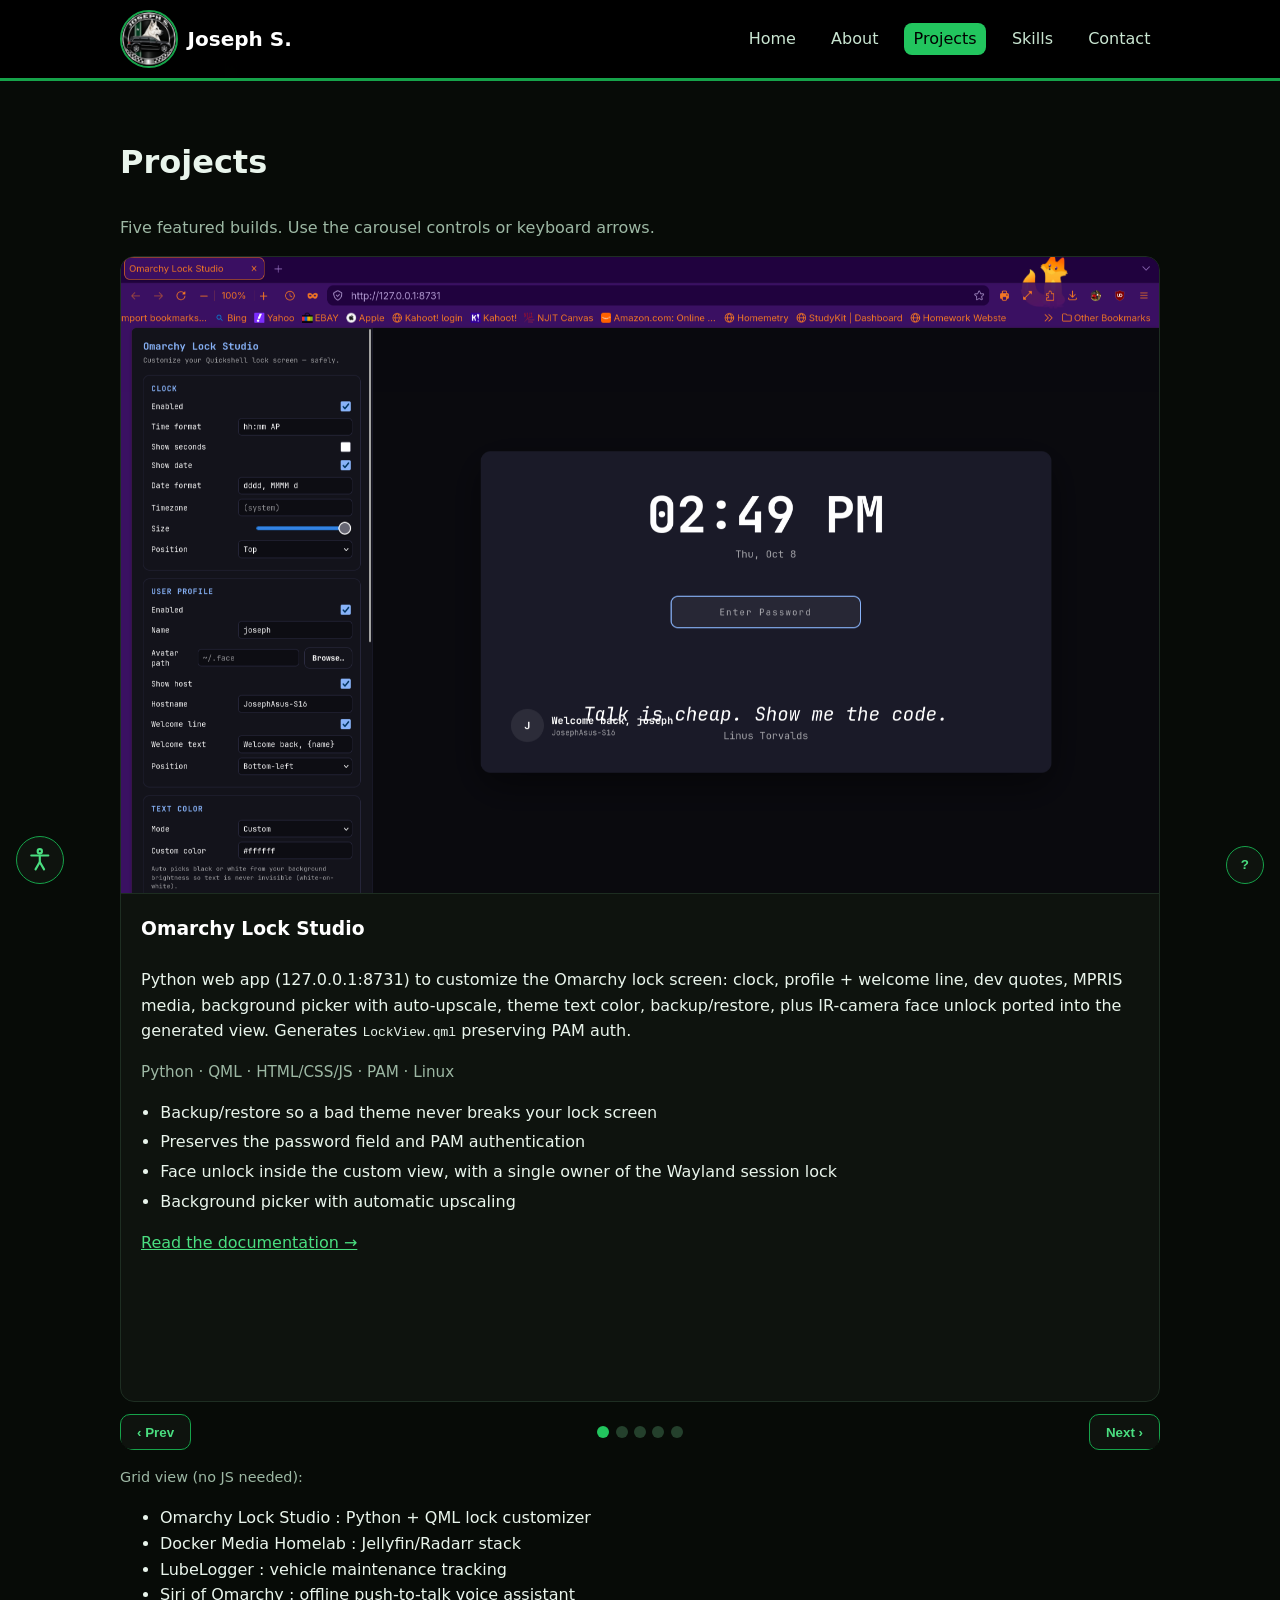
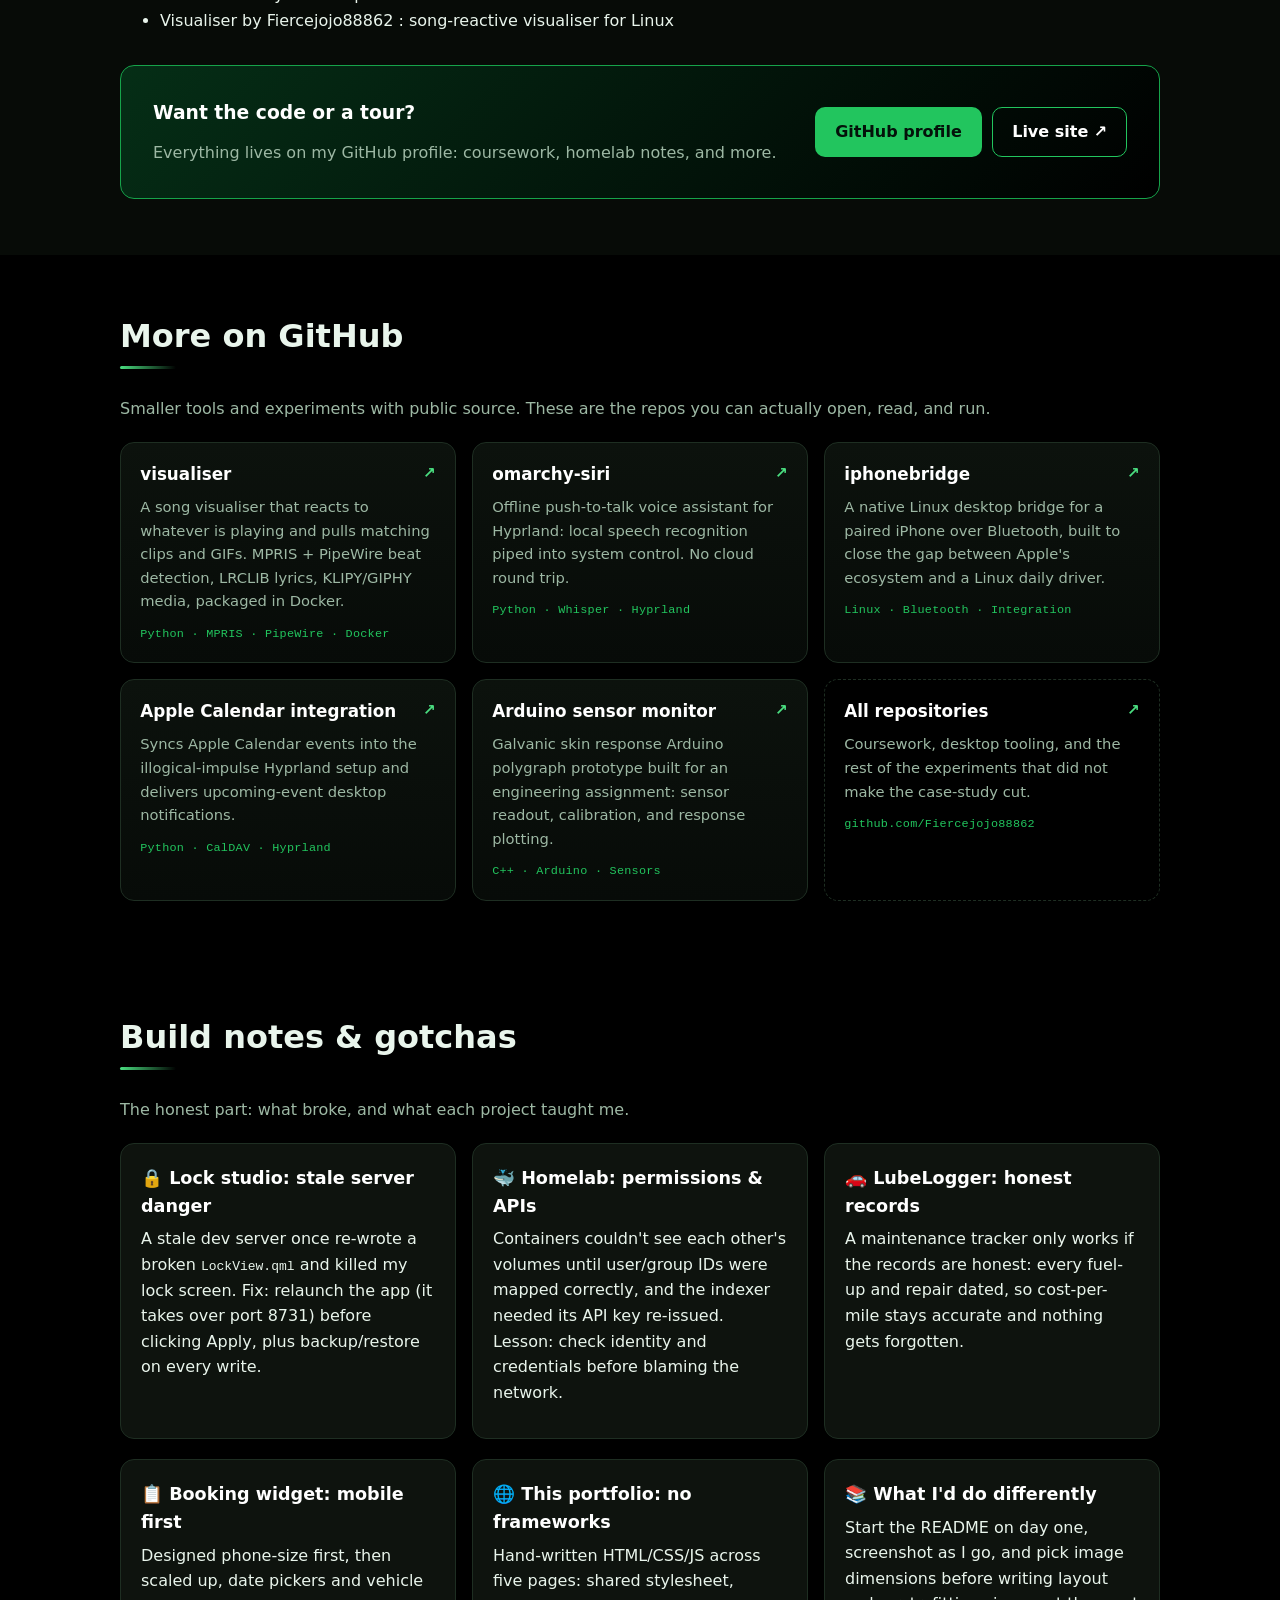
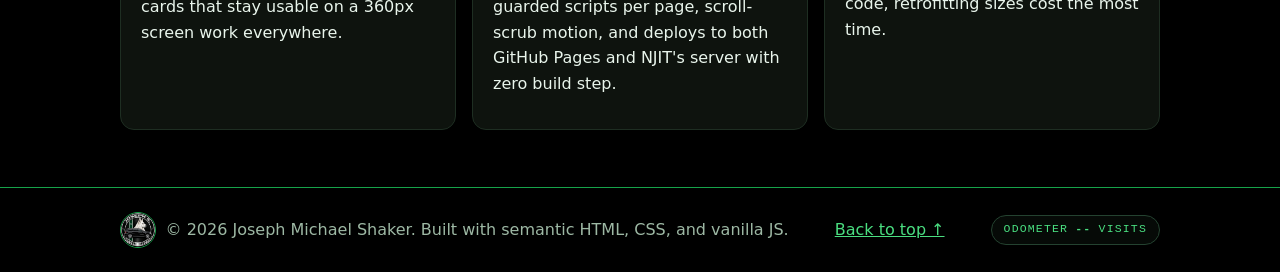
<file: projects.html>
<!DOCTYPE html>
<html lang="en">
<head>
  <meta charset="UTF-8" />
  <meta name="viewport" content="width=device-width, initial-scale=1.0" />
  <meta name="description" content="Projects by Joseph Michael Shaker: a lock screen customizer, an offline voice assistant, a song-reactive visualiser, a Docker homelab, LubeLogger, and this portfolio." />
  <title>Projects | Joseph Michael Shaker</title>
  <link rel="icon" href="assets/logo.png" />
  <link rel="canonical" href="https://fiercejojo88862.github.io/Personal-Portfolio-Website/projects.html" />
  <meta name="theme-color" content="#000000" />
  <meta property="og:type" content="website" />
  <meta property="og:site_name" content="Joseph Michael Shaker" />
  <meta property="og:title" content="Projects | Joseph Michael Shaker" />
  <meta property="og:description" content="Projects by Joseph Michael Shaker: Omarchy Lock Studio, Siri of Omarchy, Visualiser by Fiercejojo88862, Docker media homelab, LubeLogger, and more." />
  <meta property="og:url" content="https://fiercejojo88862.github.io/Personal-Portfolio-Website/projects.html" />
  <meta property="og:image" content="https://fiercejojo88862.github.io/Personal-Portfolio-Website/assets/og-cover.png" />
  <meta property="og:image:width" content="1200" />
  <meta property="og:image:height" content="630" />
  <meta property="og:image:alt" content="Joseph Michael Shaker, Software and Data Engineering" />
  <meta name="twitter:card" content="summary_large_image" />
  <meta name="twitter:title" content="Projects | Joseph Michael Shaker" />
  <meta name="twitter:description" content="Projects by Joseph Michael Shaker: Omarchy Lock Studio, Siri of Omarchy, Visualiser by Fiercejojo88862, Docker media homelab, LubeLogger, and more." />
  <meta name="twitter:image" content="https://fiercejojo88862.github.io/Personal-Portfolio-Website/assets/og-cover.png" />
  <link rel="stylesheet" href="styles.css" />
  <link rel="stylesheet" href="motion.css" />
  <link rel="stylesheet" href="a11y.css" />
  <script type="application/ld+json">
  {
    "@context": "https://schema.org",
    "@type": "Person",
    "name": "Joseph Michael Shaker",
    "url": "https://fiercejojo88862.github.io/Personal-Portfolio-Website/",
    "image": "https://fiercejojo88862.github.io/Personal-Portfolio-Website/assets/headshot.jpg",
    "jobTitle": "Software and Data Engineering Technology Student",
    "description": "Software and Data Engineering Technology undergraduate building Linux tools, web apps, and self-hosted systems.",
    "address": {"@type": "PostalAddress", "addressLocality": "Aberdeen", "addressRegion": "NJ", "addressCountry": "US"},
    "alumniOf": {"@type": "CollegeOrUniversity", "name": "New Jersey Institute of Technology"},
    "knowsAbout": ["C++", "Python", "Node.js", "Docker", "Linux", "HTML", "CSS", "JavaScript", "SolidWorks"],
    "sameAs": [
      "https://github.com/Fiercejojo88862",
      "https://www.linkedin.com/in/joseph-shaker-548a49247"
    ]
  }
  </script>
</head>
<body id="top" data-page="projects">
  <a class="skip-link" href="#main">Skip to main content</a>

  <header class="site-header">
    <div class="container header-inner">
      <a class="brand" href="index.html" aria-label="Joseph Shaker home"><img class="logo" src="assets/logo.png" alt="Joseph S. logo" width="512" height="512" /><span>Joseph S.</span></a>
      <nav class="site-nav" id="site-nav" aria-label="Primary">
        <ul>
          <li><a href="index.html" class="nav-link">Home</a></li>
          <li><a href="about.html" class="nav-link">About</a></li>
          <li><a href="projects.html" class="nav-link active">Projects</a></li>
          <li><a href="skills.html" class="nav-link">Skills</a></li>
          <li><a href="contact.html" class="nav-link">Contact</a></li>
        </ul>
      </nav>
      <button class="nav-toggle" id="nav-toggle" aria-expanded="false" aria-controls="site-nav" aria-label="Toggle navigation menu">
        <span></span><span></span><span></span>
      </button>
    </div>
  </header>

  <main id="main">
    <section id="projects" class="section section-alt" aria-labelledby="projects-heading">
      <div class="container">
        <h1 id="projects-heading">Projects</h1>
        <p class="section-sub">Five featured builds. Use the carousel controls or keyboard arrows.</p>

        <div class="carousel" id="carousel" aria-roledescription="carousel" aria-label="Project showcase">
          <div class="carousel-track" id="carousel-track">
            <article class="project-card carousel-slide" id="project-1" aria-roledescription="slide" aria-label="1 of 5">
              <img data-scrub-scale src="assets/lock-studio.png" alt="Screenshot of the omarchy lock screen customizer app" width="1853" height="1135" loading="lazy" />
              <div class="project-body">
                <h2 class="h-compact">Omarchy Lock Studio</h2>
                <p>Python web app (127.0.0.1:8731) to customize the Omarchy lock screen: clock, profile + welcome line, dev quotes, MPRIS media, background picker with auto-upscale, theme text color, backup/restore, plus IR-camera face unlock ported into the generated view. Generates <code>LockView.qml</code> preserving PAM auth.</p>
                <p class="stack">Python · QML · HTML/CSS/JS · PAM · Linux</p>
                <ul class="highlights">
                  <li>Backup/restore so a bad theme never breaks your lock screen</li>
                  <li>Preserves the password field and PAM authentication</li>
                  <li>Face unlock inside the custom view, with a single owner of the Wayland session lock</li>
                  <li>Background picker with automatic upscaling</li>
                </ul>
                <p><a href="project-lock-studio.html">Read the documentation →</a></p>
              </div>
            </article>
            <article class="project-card carousel-slide" id="project-2" aria-roledescription="slide" aria-label="2 of 5">
              <img data-scrub-scale src="assets/homelab.png" alt="Screenshot of Docker homelab containers dashboard" width="941" height="566" loading="lazy" />
              <div class="project-body">
                <h2 class="h-compact">Docker Media Homelab</h2>
                <p>Self-hosted media stack with Jellyfin, Radarr, qBittorrent, and Prowlarr. Solved volume permissions, indexer API integration, and container networking on Arch Linux.</p>
                <p class="stack">Docker Compose · Linux · Networking</p>
                <ul class="highlights">
                  <li>Five services running on Arch Linux: Jellyfin, Radarr, qBittorrent, Prowlarr, LubeLogger</li>
                  <li>Fixed volume-permission and indexer-API issues from scratch</li>
                  <li>Private, self-hosted alternative to paid streaming</li>
                </ul>
                <p><a href="project-homelab.html">Read the documentation →</a></p>
              </div>
            </article>
            <article class="project-card carousel-slide" id="project-3" aria-roledescription="slide" aria-label="3 of 5">
              <img data-scrub-scale src="assets/lubelogger.png" alt="Screenshot of LubeLogger garage showing my 2011 Mercedes GL450" width="1678" height="1013" loading="lazy" />
              <div class="project-body">
                <h2 class="h-compact">LubeLogger: Vehicle Maintenance</h2>
                <p>LubeLogger is a self-hosted vehicle maintenance app: it logs fuel-ups, services, and repairs, tracks costs across every vehicle in the garage, and sends maintenance reminders. I run it on my own hardware, next to my Docker media stack.</p>
                <p class="stack">Self-hosted · Docker · HTML/CSS</p>
                <ul class="highlights">
                  <li>Fuel, service, and cost tracking per vehicle</li>
                  <li>Service history, oil changes, and reminders in one garage view</li>
                  <li>Private by design, no subscriptions, no cloud account</li>
                </ul>
                <p><a href="project-lubelogger.html">Read the documentation →</a></p>
              </div>
            </article>
            <article class="project-card carousel-slide" id="project-4" aria-roledescription="slide" aria-label="4 of 5">
              <img data-scrub-scale src="assets/siri-pipeline.svg" alt="Diagram of the offline voice pipeline: the Insert key starts pw-record, whisper-cli transcribes, Ollama routes the intent, and hyprctl acts while Piper speaks the reply" width="1200" height="400" loading="lazy" />
              <div class="project-body">
                <h2 class="h-compact">Siri of Omarchy</h2>
                <p>Offline push-to-talk assistant for Hyprland. <kbd>Insert</kbd> records, whisper transcribes on the CPU, a local qwen2.5:3b model turns the sentence into JSON, and <code>hyprctl</code> carries it out: apps, workspaces, windows, weather, timers, reminders, calendars, and system controls. Every action is confirmed out loud in a British female voice.</p>
                <p class="stack">Python · Bash · whisper.cpp · Ollama · PipeWire · Hyprland</p>
                <ul class="highlights">
                  <li>Fully local: no API key, no cloud round trip, no audio leaving the machine</li>
                  <li>Drives the desktop by named controls instead of guessed pixels, with a panic key</li>
                  <li>Power actions and destructive output gated behind a spoken yes</li>
                </ul>
                <p><a href="project-siri.html">Read the documentation →</a></p>
              </div>
            </article>
            <article class="project-card carousel-slide" id="project-5" aria-roledescription="slide" aria-label="5 of 5">
              <img data-scrub-scale src="assets/visualiser.jpg" alt="Cover art for Visualiser by Fiercejojo88862: a dark SUV on a glowing green and cyan audio waveform" width="1200" height="896" loading="lazy" />
              <div class="project-body">
                <h2 class="h-compact">Visualiser by Fiercejojo88862</h2>
                <p>Song-reactive visualiser for Linux. It follows the current track over MPRIS, captures the system audio monitor to find the beat, pulls time-synced lyrics, and cuts matching clips across two crossfading decks, all on a five-layer stage of blurred artwork, particles, orbs, and post-processing. It runs in a Docker container that starts and stops with the window.</p>
                <p class="stack">Python · JavaScript · Canvas · Docker · PipeWire · MPRIS</p>
                <ul class="highlights">
                  <li>Beat grid from spectral flux, autocorrelation tempo, and a phase-locked loop</li>
                  <li>Cached per-track beat timelines so the second listen is tighter</li>
                  <li>Falls back to the procedural layer when the provider is offline or rate limited</li>
                </ul>
                <p><a href="project-visualiser.html">Read the documentation →</a></p>
              </div>
            </article>
          </div>
          <div class="carousel-controls">
            <button id="prev-btn" aria-label="Previous project">‹ Prev</button>
            <div class="dots" id="carousel-dots" role="tablist" aria-label="Choose slide"></div>
            <button id="next-btn" aria-label="Next project">Next ›</button>
          </div>
        </div>

        <div class="project-grid-fallback">
          <p class="small-note">Grid view (no JS needed):</p>
          <ul>
            <li>Omarchy Lock Studio : Python + QML lock customizer</li>
            <li>Docker Media Homelab : Jellyfin/Radarr stack</li>
            <li>LubeLogger : vehicle maintenance tracking</li>
            <li>Siri of Omarchy : offline push-to-talk voice assistant</li>
            <li>Visualiser by Fiercejojo88862 : song-reactive visualiser for Linux</li>
          </ul>
        </div>
        <div class="cta-banner">
          <div>
            <h2 class="h-compact">Want the code or a tour?</h2>
            <p>Everything lives on my GitHub profile: coursework, homelab notes, and more.</p>
          </div>
          <div class="cta-actions">
            <a class="btn btn-primary" href="https://github.com/Fiercejojo88862" rel="noopener">GitHub profile</a>
            <a class="btn btn-ghost" href="https://fiercejojo88862.github.io/Personal-Portfolio-Website/" rel="noopener">Live site ↗</a>
          </div>
        </div>
      </div>
    </section>

    <section class="section" aria-labelledby="github-heading">
      <div class="container">
        <h2 id="github-heading">More on GitHub</h2>
        <p class="section-sub">Smaller tools and experiments with public source. These are the repos you can actually open, read, and run.</p>
        <div class="repo-grid">
          <a class="repo-card" href="https://github.com/Fiercejojo88862/visualiser-by-fiercejojo88862" rel="noopener">
            <h3>visualiser <span aria-hidden="true">↗</span></h3>
            <p>A song visualiser that reacts to whatever is playing and pulls matching clips and GIFs. MPRIS + PipeWire beat detection, LRCLIB lyrics, KLIPY/GIPHY media, packaged in Docker.</p>
            <p class="repo-meta">Python · MPRIS · PipeWire · Docker</p>
          </a>
          <a class="repo-card" href="https://github.com/Fiercejojo88862/omarchy-siri" rel="noopener">
            <h3>omarchy-siri <span aria-hidden="true">↗</span></h3>
            <p>Offline push-to-talk voice assistant for Hyprland: local speech recognition piped into system control. No cloud round trip.</p>
            <p class="repo-meta">Python · Whisper · Hyprland</p>
          </a>
          <a class="repo-card" href="https://github.com/Fiercejojo88862/iphonebridge" rel="noopener">
            <h3>iphonebridge <span aria-hidden="true">↗</span></h3>
            <p>A native Linux desktop bridge for a paired iPhone over Bluetooth, built to close the gap between Apple's ecosystem and a Linux daily driver.</p>
            <p class="repo-meta">Linux · Bluetooth · Integration</p>
          </a>
          <a class="repo-card" href="https://github.com/Fiercejojo88862/Apple-Calendar-Integration-into-Illogical-Impulse-" rel="noopener">
            <h3>Apple Calendar integration <span aria-hidden="true">↗</span></h3>
            <p>Syncs Apple Calendar events into the illogical-impulse Hyprland setup and delivers upcoming-event desktop notifications.</p>
            <p class="repo-meta">Python · CalDAV · Hyprland</p>
          </a>
          <a class="repo-card" href="https://github.com/Fiercejojo88862/Sensor-Monitor-Arduino" rel="noopener">
            <h3>Arduino sensor monitor <span aria-hidden="true">↗</span></h3>
            <p>Galvanic skin response Arduino polygraph prototype built for an engineering assignment: sensor readout, calibration, and response plotting.</p>
            <p class="repo-meta">C++ · Arduino · Sensors</p>
          </a>
          <a class="repo-card repo-card-all" href="https://github.com/Fiercejojo88862?tab=repositories" rel="noopener">
            <h3>All repositories <span aria-hidden="true">↗</span></h3>
            <p>Coursework, desktop tooling, and the rest of the experiments that did not make the case-study cut.</p>
            <p class="repo-meta">github.com/Fiercejojo88862</p>
          </a>
        </div>
      </div>
    </section>

    <section class="section" aria-labelledby="notes-heading">
      <div class="container">
        <h2 id="notes-heading">Build notes &amp; gotchas</h2>
        <p class="section-sub">The honest part: what broke, and what each project taught me.</p>
        <div class="card-grid">
          <div class="mini-card">
            <h3>🔒 Lock studio: stale server danger</h3>
            <p>A stale dev server once re-wrote a broken <code>LockView.qml</code> and killed my lock screen. Fix: relaunch the app (it takes over port 8731) before clicking Apply, plus backup/restore on every write.</p>
          </div>
          <div class="mini-card">
            <h3>🐳 Homelab: permissions &amp; APIs</h3>
            <p>Containers couldn't see each other's volumes until user/group IDs were mapped correctly, and the indexer needed its API key re-issued. Lesson: check identity and credentials before blaming the network.</p>
          </div>
          <div class="mini-card">
            <h3>🚗 LubeLogger: honest records</h3>
            <p>A maintenance tracker only works if the records are honest: every fuel-up and repair dated, so cost-per-mile stays accurate and nothing gets forgotten.</p>
          </div>
        </div>
        <div class="card-grid">
          <div class="mini-card">
            <h3>📋 Booking widget: mobile first</h3>
            <p>Designed phone-size first, then scaled up, date pickers and vehicle cards that stay usable on a 360px screen work everywhere.</p>
          </div>
          <div class="mini-card">
            <h3>🌐 This portfolio: no frameworks</h3>
            <p>Hand-written HTML/CSS/JS across five pages: shared stylesheet, guarded scripts per page, scroll-scrub motion, and deploys to both GitHub Pages and NJIT's server with zero build step.</p>
          </div>
          <div class="mini-card">
            <h3>📚 What I'd do differently</h3>
            <p>Start the README on day one, screenshot as I go, and pick image dimensions before writing layout code, retrofitting sizes cost the most time.</p>
          </div>
        </div>
      </div>
    </section>
  </main>

  <footer class="site-footer">
    <div class="container footer-inner">
      <p class="footer-brand"><img class="footer-logo" src="assets/logo.png" alt="Joseph S. logo" width="512" height="512" /><span>© <span id="year"></span> Joseph Michael Shaker. Built with semantic HTML, CSS, and vanilla JS.</span></p>
      <p class="footer-links"><a href="#top">Back to top ↑</a></p>
      <p class="visit-chip-wrap"><a class="visit-chip" href="index.html#telemetry" aria-label="Site odometer: total visits">ODOMETER <b data-visit-total>--</b> VISITS</a></p>
    </div>
  </footer>

  <script src="script.js" defer></script>
  <script src="motion.js" defer></script>
  <script src="a11y.js" defer></script>
</body>
</html>
</file>
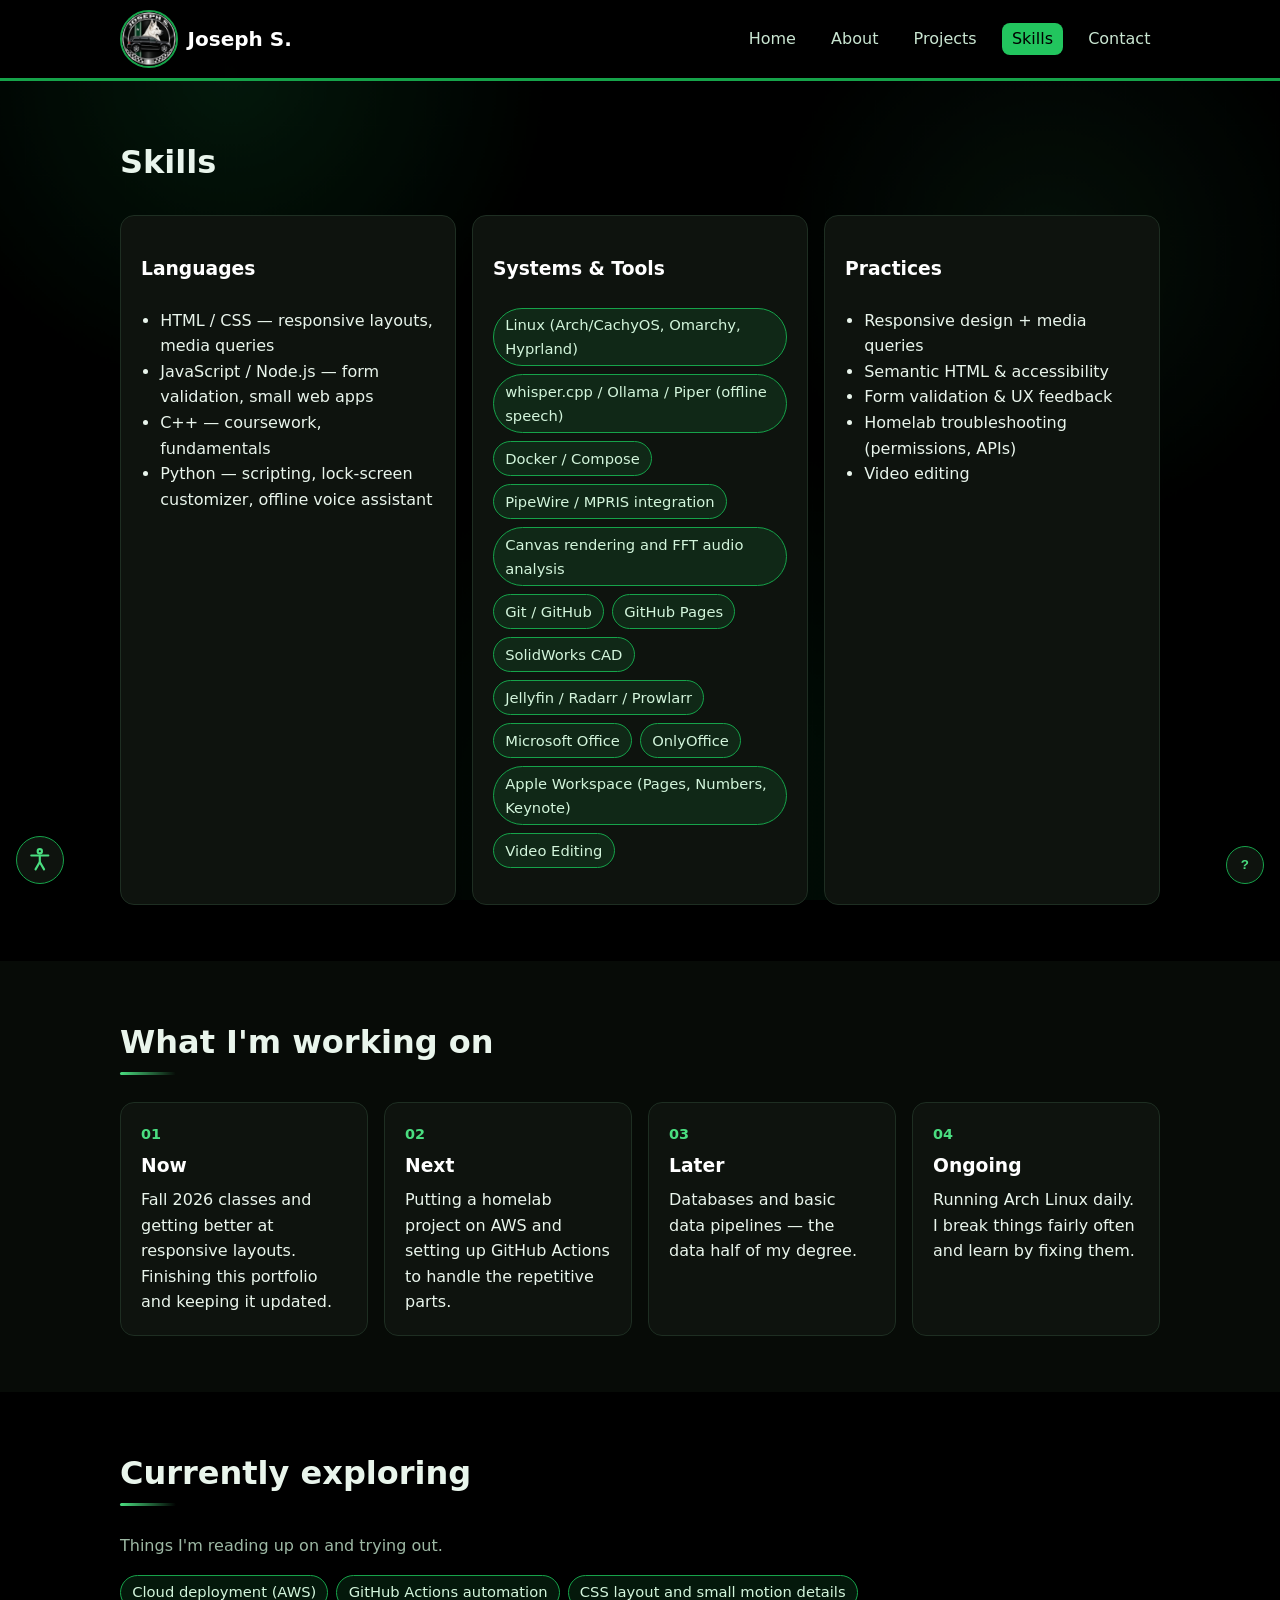
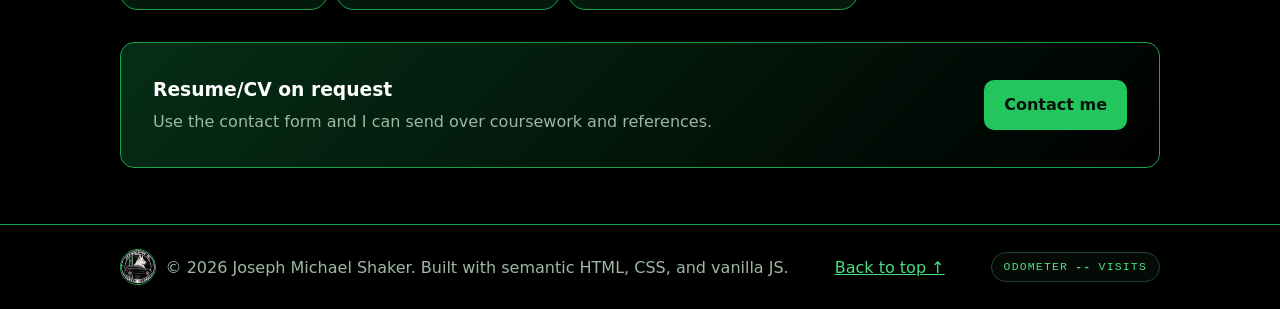
<file: skills.html>
<!DOCTYPE html>
<html lang="en">
<head>
  <meta charset="UTF-8" />
  <meta name="viewport" content="width=device-width, initial-scale=1.0" />
  <meta name="description" content="Technical skills of Joseph Michael Shaker, languages, systems, tools, and practices." />
  <title>Skills | Joseph Michael Shaker</title>
  <link rel="icon" href="assets/logo.png" />
  <link rel="canonical" href="https://fiercejojo88862.github.io/Personal-Portfolio-Website/skills.html" />
  <meta name="theme-color" content="#000000" />
  <meta property="og:type" content="website" />
  <meta property="og:site_name" content="Joseph Michael Shaker" />
  <meta property="og:title" content="Skills | Joseph Michael Shaker" />
  <meta property="og:description" content="Technical skills of Joseph Michael Shaker: C++, Python, Node.js, Docker, Linux, CAD, and web development." />
  <meta property="og:url" content="https://fiercejojo88862.github.io/Personal-Portfolio-Website/skills.html" />
  <meta property="og:image" content="https://fiercejojo88862.github.io/Personal-Portfolio-Website/assets/og-cover.png" />
  <meta property="og:image:width" content="1200" />
  <meta property="og:image:height" content="630" />
  <meta property="og:image:alt" content="Joseph Michael Shaker, Software and Data Engineering" />
  <meta name="twitter:card" content="summary_large_image" />
  <meta name="twitter:title" content="Skills | Joseph Michael Shaker" />
  <meta name="twitter:description" content="Technical skills of Joseph Michael Shaker: C++, Python, Node.js, Docker, Linux, CAD, and web development." />
  <meta name="twitter:image" content="https://fiercejojo88862.github.io/Personal-Portfolio-Website/assets/og-cover.png" />
  <link rel="stylesheet" href="styles.css" />
  <link rel="stylesheet" href="motion.css" />
  <link rel="stylesheet" href="a11y.css" />
  <script type="application/ld+json">
  {
    "@context": "https://schema.org",
    "@type": "Person",
    "name": "Joseph Michael Shaker",
    "url": "https://fiercejojo88862.github.io/Personal-Portfolio-Website/",
    "image": "https://fiercejojo88862.github.io/Personal-Portfolio-Website/assets/headshot.jpg",
    "jobTitle": "Software and Data Engineering Technology Student",
    "description": "Software and Data Engineering Technology undergraduate building Linux tools, web apps, and self-hosted systems.",
    "address": {"@type": "PostalAddress", "addressLocality": "Aberdeen", "addressRegion": "NJ", "addressCountry": "US"},
    "alumniOf": {"@type": "CollegeOrUniversity", "name": "New Jersey Institute of Technology"},
    "knowsAbout": ["C++", "Python", "Node.js", "Docker", "Linux", "HTML", "CSS", "JavaScript", "SolidWorks"],
    "sameAs": [
      "https://github.com/Fiercejojo88862",
      "https://www.linkedin.com/in/joseph-shaker-548a49247"
    ]
  }
  </script>
</head>
<body id="top" data-page="skills">
  <a class="skip-link" href="#main">Skip to main content</a>

  <header class="site-header">
    <div class="container header-inner">
      <a class="brand" href="index.html" aria-label="Joseph Shaker home"><img class="logo" src="assets/logo.png" alt="Joseph S. logo" width="512" height="512" /><span>Joseph S.</span></a>
      <nav class="site-nav" id="site-nav" aria-label="Primary">
        <ul>
          <li><a href="index.html" class="nav-link">Home</a></li>
          <li><a href="about.html" class="nav-link">About</a></li>
          <li><a href="projects.html" class="nav-link">Projects</a></li>
          <li><a href="skills.html" class="nav-link active">Skills</a></li>
          <li><a href="contact.html" class="nav-link">Contact</a></li>
        </ul>
      </nav>
      <button class="nav-toggle" id="nav-toggle" aria-expanded="false" aria-controls="site-nav" aria-label="Toggle navigation menu">
        <span></span><span></span><span></span>
      </button>
    </div>
  </header>

  <main id="main">
    <section id="skills" class="section" aria-labelledby="skills-heading">
      <div class="container">
        <h1 id="skills-heading">Skills</h1>
        <div class="skills-grid">
          <div class="skill-group">
            <h2 class="h-compact">Languages</h2>
            <ul class="checklist">
              <li>HTML / CSS — responsive layouts, media queries</li>
              <li>JavaScript / Node.js — form validation, small web apps</li>
              <li>C++ — coursework, fundamentals</li>
              <li>Python — scripting, lock-screen customizer, offline voice assistant</li>
            </ul>
          </div>
          <div class="skill-group">
            <h2 class="h-compact">Systems &amp; Tools</h2>
            <ul class="chips">
              <li>Linux (Arch/CachyOS, Omarchy, Hyprland)</li>
              <li>whisper.cpp / Ollama / Piper (offline speech)</li>
              <li>Docker / Compose</li>
              <li>PipeWire / MPRIS integration</li>
              <li>Canvas rendering and FFT audio analysis</li>
              <li>Git / GitHub</li>
              <li>GitHub Pages</li>
              <li>SolidWorks CAD</li>
              <li>Jellyfin / Radarr / Prowlarr</li>
              <li>Microsoft Office</li>
              <li>OnlyOffice</li>
              <li>Apple Workspace (Pages, Numbers, Keynote)</li>
              <li>Video Editing</li>
            </ul>
          </div>
          <div class="skill-group">
            <h2 class="h-compact">Practices</h2>
            <ul class="checklist">
              <li>Responsive design + media queries</li>
              <li>Semantic HTML &amp; accessibility</li>
              <li>Form validation &amp; UX feedback</li>
              <li>Homelab troubleshooting (permissions, APIs)</li>
              <li>Video editing</li>
            </ul>
          </div>
        </div>
      </div>
    </section>

    <section class="section section-alt" aria-labelledby="roadmap-heading">
      <div class="container">
        <h2 id="roadmap-heading">What I'm working on</h2>
        <div class="steps">
          <div class="step">
            <h3>Now</h3>
            <p>Fall 2026 classes and getting better at responsive layouts. Finishing this portfolio and keeping it updated.</p>
          </div>
          <div class="step">
            <h3>Next</h3>
            <p>Putting a homelab project on AWS and setting up GitHub Actions to handle the repetitive parts.</p>
          </div>
          <div class="step">
            <h3>Later</h3>
            <p>Databases and basic data pipelines — the data half of my degree.</p>
          </div>
          <div class="step">
            <h3>Ongoing</h3>
            <p>Running Arch Linux daily. I break things fairly often and learn by fixing them.</p>
          </div>
        </div>
      </div>
    </section>

    <section class="section" aria-labelledby="exploring-heading">
      <div class="container">
        <h2 id="exploring-heading">Currently exploring</h2>
        <p class="section-sub">Things I'm reading up on and trying out.</p>
        <ul class="chips">
          <li>Cloud deployment (AWS)</li>
          <li>GitHub Actions automation</li>
          <li>CSS layout and small motion details</li>
        </ul>
        <div class="cta-banner">
          <div>
            <h3>Resume/CV on request</h3>
            <p>Use the contact form and I can send over coursework and references.</p>
          </div>
          <a class="btn btn-primary" href="contact.html">Contact me</a>
        </div>
      </div>
    </section>
  </main>

  <footer class="site-footer">
    <div class="container footer-inner">
      <p class="footer-brand"><img class="footer-logo" src="assets/logo.png" alt="Joseph S. logo" width="512" height="512" /><span>© <span id="year"></span> Joseph Michael Shaker. Built with semantic HTML, CSS, and vanilla JS.</span></p>
      <p class="footer-links"><a href="#top">Back to top ↑</a></p>
      <p class="visit-chip-wrap"><a class="visit-chip" href="index.html#telemetry" aria-label="Site odometer: total visits">ODOMETER <b data-visit-total>--</b> VISITS</a></p>
    </div>
  </footer>

  <script src="script.js" defer></script>
  <script src="motion.js" defer></script>
  <script src="a11y.js" defer></script>
</body>
</html>
</file>
<file: styles.css>
:root {
  --bg: #000000;
  --bg2: #070b07;
  --card: #0e130e;
  --text: #e9f5ec;
  --muted: #9db8a4;
  --accent: #22c55e;
  --accent-dark: #16a34a;
  --accent-bright: #4ade80;
  --border: #1e2e22;
  --radius: 14px;
  --max: 1080px;
}
* { box-sizing: border-box; }
html { scroll-behavior: smooth; }
body {
  margin: 0;
  font-family: system-ui, -apple-system, "Segoe UI", Roboto, Arial, sans-serif;
  color: var(--text);
  background: #000;
  line-height: 1.6;
}
a { color: var(--accent-bright); }
.container { max-width: var(--max); margin: 0 auto; padding: 0 1.25rem; }
.skip-link {
  position: absolute; left: -9999px; top: 0;
  background: #000; color: #fff; padding: .5rem 1rem; z-index: 100;
}
.skip-link:focus { left: 0; }

/* Header */
.site-header {
  position: sticky; top: 0; z-index: 50;
  background: rgba(0,0,0,.96); color: #fff;
  border-bottom: 3px solid var(--accent-dark);
}
.header-inner { display: flex; align-items: center; justify-content: space-between; height: 78px; transition: height .4s cubic-bezier(.16,1,.3,1); }
.site-header.scrolled .header-inner { height: 58px; }
.site-header.scrolled { background: rgba(0,0,0,.85); backdrop-filter: blur(12px); -webkit-backdrop-filter: blur(12px); box-shadow: 0 8px 30px rgba(0,0,0,.5); }
.site-header.scrolled .logo { width: 42px; height: 42px; }
.logo { transition: width .4s cubic-bezier(.16,1,.3,1), height .4s cubic-bezier(.16,1,.3,1); }
.brand { color: #fff; font-weight: 800; font-size: 1.25rem; text-decoration: none; display: inline-flex; align-items: center; gap: .6rem; }
.logo { width: 58px; height: 58px; border-radius: 50%; object-fit: cover; border: 2px solid var(--accent-dark); display: block; }
.brand-dot { color: var(--accent-bright); }
.site-nav ul { display: flex; gap: 1rem; list-style: none; margin: 0; padding: 0; }
.nav-link { color: #c9e5d1; text-decoration: none; padding: .4rem .6rem; border-radius: 8px; }
.nav-link:hover, .nav-link:focus-visible, .nav-link.active { color: #000; background: var(--accent); outline: 2px solid transparent; }
.nav-toggle { display: none; background: none; border: 1px solid var(--accent-dark); border-radius: 8px; padding: .5rem; cursor: pointer; }
.nav-toggle span { display: block; width: 22px; height: 2px; background: var(--accent-bright); margin: 5px 0; }

/* Hero */
.hero { background: linear-gradient(180deg, #000000, #052e16); color: #fff; padding: 4rem 0; }
.hero-grid { display: grid; grid-template-columns: 1.4fr .8fr; gap: 2rem; align-items: center; }
.eyebrow { color: var(--accent-bright); margin: 0; font-weight: 700; letter-spacing: .08em; text-transform: uppercase; }
.hero h1 { font-size: clamp(2rem, 5vw, 3.25rem); margin: .25rem 0; line-height: 1.1; color: #fff; }
.subtitle { font-size: 1.25rem; min-height: 2rem; color: #bbf7d0; font-weight: 600; }
.caret { animation: blink 1s steps(1) infinite; }
@keyframes blink { 50% { opacity: 0; } }
.lede { color: #d3e8d8; max-width: 55ch; }
.hero-actions { display: flex; gap: .75rem; margin: 1.25rem 0; flex-wrap: wrap; }
.btn { display: inline-block; padding: .7rem 1.2rem; border-radius: 10px; text-decoration: none; font-weight: 700; border: 1px solid transparent; cursor: pointer; transition: transform .3s cubic-bezier(.16,1,.3,1), background .2s; will-change: transform; }
.btn-primary { background: var(--accent); color: #04120a; }
.btn-primary:hover, .btn-primary:focus-visible { background: var(--accent-bright); }
.btn-ghost { border-color: var(--accent); color: #fff; }
.btn-ghost:hover { background: rgba(34,197,94,.15); }
.hero-meta { display: flex; gap: 1rem; flex-wrap: wrap; list-style: none; padding: 0; color: #9db8a4; font-size: .95rem; }
.hero-card { background: var(--card); color: var(--text); border: 1px solid var(--border); border-radius: var(--radius); padding: 1.5rem; text-align: center; }
.headshot { width: 100%; max-width: 280px; height: auto; aspect-ratio: 422/467; object-fit: cover; object-position: center 20%; border-radius: var(--radius); border: 2px solid var(--accent-dark); display: block; margin: 0 auto; }
.hero-card-name { color: #fff; font-weight: 800; margin: .75rem 0 0; }
.hero-card-role { color: var(--muted); margin: .25rem 0 .75rem; }
.hero-card-tags { display: flex; gap: .4rem; justify-content: center; flex-wrap: wrap; }
.hero-card-tags span { background: rgba(34,197,94,.12); border: 1px solid var(--accent-dark); color: var(--accent-bright); padding: .2rem .6rem; border-radius: 999px; font-size: .85rem; }

/* Sections */
.section { padding: 3.5rem 0; }
.section-alt { background: var(--bg2); }
.section-sub { color: var(--muted); }
.two-col { display: grid; grid-template-columns: 1.4fr .8fr; gap: 2rem; }
h1, h2 { font-size: 2rem; margin-top: 0; }
/* Cards and subsections promoted from h3 to h2 keep the smaller card scale */
.h-compact { font-size: 1.17rem; margin: 1em 0 .5rem; color: #fff; }
.project-body .h-compact { margin-top: 0; }
.mini-card .h-compact { font-size: 1.1rem; margin: 0 0 .4rem; }
.mt { margin-top: 2.5rem; }
.info-card, .skill-group, .contact-form { background: var(--card); border: 1px solid var(--border); border-radius: var(--radius); padding: 1.25rem; }
.timeline { display: grid; gap: .6rem; margin-top: 1rem; }
.timeline-item { border-left: 3px solid var(--accent); padding-left: .75rem; }
.timeline-item span { font-weight: 800; margin-right: .5rem; }

/* Carousel */
.carousel { overflow: hidden; border-radius: var(--radius); }
.carousel-track { display: flex; transition: transform .4s ease; }
.carousel-slide { min-width: 100%; }
.project-card { background: var(--card); border: 1px solid var(--border); border-radius: var(--radius); overflow: hidden; }
.project-card img { width: 100%; height: auto; display: block; background: #000; border-bottom: 1px solid var(--border); }
/* Case-study hero screenshot */
.case-shot { width: 100%; height: auto; border-radius: 14px; border: 1px solid var(--border); }
.project-body { padding: 1.25rem; }
.project-body h3 { color: #fff; }
.stack { color: var(--muted); font-size: .95rem; }
.carousel-controls { display: flex; align-items: center; justify-content: space-between; gap: 1rem; margin-top: .75rem; }
.carousel-controls button { padding: .6rem 1rem; border-radius: 10px; border: 1px solid var(--accent-dark); background: var(--card); color: var(--accent-bright); cursor: pointer; font-weight: 700; }
.dots { display: flex; gap: .4rem; }
.dots button { width: 12px; height: 12px; border-radius: 50%; padding: 0; background: #24402c; border: none; }
.dots button[aria-selected="true"] { background: var(--accent); }
.project-grid-fallback { margin-top: 1rem; }
.small-note { color: var(--muted); font-size: .9rem; }

/* Skills */
.skills-grid { display: grid; grid-template-columns: repeat(3, 1fr); gap: 1rem; }
.skill-list { list-style: none; padding: 0; margin: 0; display: grid; gap: .75rem; }
.bar { background: #16241a; border-radius: 999px; height: 10px; overflow: hidden; }
.bar i { display: block; height: 100%; width: 0; background: linear-gradient(90deg, var(--accent-dark), var(--accent-bright)); border-radius: 999px; transition: width 1.4s cubic-bezier(.16,1,.3,1); }
.skill-list li.visible .bar i { width: var(--w); }
.chips { list-style: none; padding: 0; display: flex; flex-wrap: wrap; gap: .5rem; }
.chips li { background: rgba(34,197,94,.12); border: 1px solid var(--accent-dark); color: #d3f5dc; border-radius: 999px; padding: .3rem .7rem; font-size: .92rem; }
.checklist { padding-left: 1.2rem; }

/* Contact */
.contact-list { list-style: none; padding: 0; }
.contact-side { margin-top: 1.75rem; }
.contact-side ul { padding-left: 1.1rem; margin: .5rem 0 .8rem; color: var(--text); }
.contact-side li { margin-bottom: .35rem; }
.contact-side p { margin: 0; font-size: .92rem; }
.field { display: grid; gap: .3rem; margin-bottom: 1rem; }
label { font-weight: 700; }
input, textarea { padding: .7rem; border-radius: 10px; border: 1px solid var(--accent-dark); background: #000; color: var(--text); font: inherit; }
input:focus-visible, textarea:focus-visible, a:focus-visible, button:focus-visible { outline: 3px solid var(--accent-bright); outline-offset: 2px; }
.error { color: #f87171; min-height: 1.1em; }
#form-status { font-weight: 700; }

/* Reveal animation (Apple-style ease-out-expo) */
section { opacity: 1; }
.reveal { opacity: 0; transform: translateY(32px) scale(.985); transition: opacity .8s cubic-bezier(.16,1,.3,1), transform .8s cubic-bezier(.16,1,.3,1); will-change: opacity, transform; }
.reveal.visible { opacity: 1; transform: none; }
/* Scroll zoom on imagery */
.project-card img, .headshot, .heading-logo { transition: transform .9s cubic-bezier(.16,1,.3,1); }
.project-card:hover img { transform: scale(1.025); }
/* Hero entrance: staggered rise on load */
.hero-text > * { animation: rise .9s cubic-bezier(.16,1,.3,1) both; }
.hero-text > *:nth-child(2) { animation-delay: .08s; }
.hero-text > *:nth-child(3) { animation-delay: .16s; }
.hero-text > *:nth-child(4) { animation-delay: .24s; }
.hero-text > *:nth-child(5) { animation-delay: .32s; }
.hero-text > *:nth-child(6) { animation-delay: .4s; }
.hero-card { animation: rise 1s cubic-bezier(.16,1,.3,1) .2s both; }
@keyframes rise { from { opacity: 0; transform: translateY(28px); } }

/* Parallax targets */
[data-parallax] { will-change: transform; }
/* Scroll progress bar (injected by script.js) */
.scroll-progress { position: fixed; top: 0; left: 0; height: 3px; width: 0; z-index: 100; background: linear-gradient(90deg, var(--accent-dark), var(--accent-bright)); box-shadow: 0 0 12px rgba(34,197,94,.7); }
@media (prefers-reduced-motion: reduce) {
  html { scroll-behavior: auto; }
  .reveal { opacity: 1; transform: none; transition: none; }
  .skill-list .bar i { width: var(--w); transition: none; }
  .hero-text > *, .hero-card { animation: none; }
  .ticker-track { animation: none; }
  .caret { animation: none; }
}

/* Footer */
.site-footer { background: #000; color: #9db8a4; padding: 1.5rem 0; border-top: 1px solid var(--accent-dark); }
.footer-inner { display: flex; justify-content: space-between; align-items: center; gap: 1rem; flex-wrap: wrap; }
.footer-inner p { margin: 0; }
.footer-brand { display: flex; align-items: center; gap: .6rem; }
.footer-logo { width: 36px; height: 36px; border-radius: 50%; object-fit: cover; border: 1px solid var(--accent-dark); flex: none; }
.site-footer a { color: var(--accent-bright); }

/* Heading with logo (contact page) */
.heading-row { display: flex; align-items: center; gap: .8rem; }
.heading-row h2 { margin: 0; }
.heading-logo { width: 54px; height: 54px; border-radius: 50%; object-fit: cover; border: 2px solid var(--accent-dark); }

/* Stats band */
.stats-band { background: var(--card); border: 1px solid var(--border); border-radius: var(--radius); display: grid; grid-template-columns: repeat(4, 1fr); gap: 1rem; padding: 1.5rem; margin-top: 2rem; text-align: center; }
.stat b { display: block; font-size: 2rem; color: var(--accent-bright); }
.stat span { color: var(--muted); font-size: .95rem; }
/* Card grids + CTA */
.card-grid { display: grid; grid-template-columns: repeat(3, 1fr); gap: 1rem; margin-top: 1.25rem; }
.mini-card { background: var(--card); border: 1px solid var(--border); border-radius: var(--radius); padding: 1.25rem; }
.mini-card h3 { margin: 0 0 .4rem; color: #fff; font-size: 1.1rem; }
.mini-card p { margin: 0 0 .8rem; color: var(--text); }
.cta-banner { margin-top: 2rem; background: linear-gradient(135deg, #052e16, #000); border: 1px solid var(--accent-dark); border-radius: var(--radius); padding: 2rem; display: flex; justify-content: space-between; align-items: center; gap: 1rem; flex-wrap: wrap; }
.cta-banner h2, .cta-banner h3 { margin: 0 0 .3rem; color: #fff; }
.cta-banner p { margin: 0; color: var(--muted); }
/* Project highlights */
.highlights { padding-left: 1.2rem; margin: .5rem 0 .8rem; }
.highlights li { margin: .25rem 0; }
/* Tech ticker */
.ticker { overflow: hidden; border-top: 1px solid var(--border); border-bottom: 1px solid var(--border); background: #050805; padding: .9rem 0; }
.ticker-track { display: flex; gap: 2.5rem; width: max-content; animation: ticker 28s linear infinite; }
.ticker-track span { color: var(--accent-bright); font-weight: 700; white-space: nowrap; }
@keyframes ticker { to { transform: translateX(-50%); } }
/* Feature cards with thumbnails */
.feature-grid { display: grid; grid-template-columns: repeat(3, 1fr); gap: 1rem; margin-top: 1.25rem; }
.feature-card { background: var(--card); border: 1px solid var(--border); border-radius: var(--radius); overflow: hidden; }
.feature-card img { width: 100%; height: 150px; object-fit: cover; object-position: top; display: block; border-bottom: 1px solid var(--border); }
.feature-card div { padding: 1rem 1.25rem 1.25rem; }
.feature-card h3 { margin: 0 0 .3rem; color: #fff; }
.feature-card p { margin: 0 0 .7rem; }
/* Numbered steps */
.steps { display: grid; grid-template-columns: repeat(4, 1fr); gap: 1rem; margin-top: 1.25rem; counter-reset: step; }
.steps-3 { grid-template-columns: repeat(3, 1fr); }
.step { background: var(--card); border: 1px solid var(--border); border-radius: var(--radius); padding: 1.25rem; counter-increment: step; }
.step h3 { margin: 0 0 .4rem; color: #fff; }
.step h3::before { content: counter(step, decimal-leading-zero); display: block; color: var(--accent-bright); font-size: .9rem; margin-bottom: .3rem; }
.step p { margin: 0; }
/* Story text */
.story p { font-size: 1.08rem; max-width: 70ch; }
/* Availability badge */
.badge { display: inline-block; background: rgba(34,197,94,.12); border: 1px solid var(--accent-dark); color: var(--accent-bright); border-radius: 999px; padding: .3rem .8rem; font-weight: 700; margin-bottom: .8rem; }
/* FAQ accordion */
.faq { margin-top: 2rem; }
.faq details { background: var(--card); border: 1px solid var(--border); border-radius: 10px; padding: .9rem 1rem; margin: .6rem 0; }
.faq summary { cursor: pointer; font-weight: 700; color: #fff; }
.faq details p { margin: .6rem 0 0; }

/* Spotlight glow following the cursor (JS sets --mx/--my) */
.mini-card, .feature-card, .skill-group, .info-card, .step, .project-body { position: relative; }
.mini-card::before, .feature-card::before, .skill-group::before, .info-card::before, .step::before {
  content: ""; position: absolute; inset: 0; border-radius: inherit; opacity: 0;
  transition: opacity .4s; pointer-events: none;
  background: radial-gradient(340px circle at var(--mx, 50%) var(--my, 50%), rgba(34,197,94,.13), transparent 65%);
}
.mini-card:hover::before, .feature-card:hover::before, .skill-group:hover::before,
.info-card:hover::before, .step:hover::before,
.mini-card:focus-within::before, .feature-card:focus-within::before {
  opacity: 1;
}

/* Keyboard shortcut helper */
.keys-hint { position: fixed; right: 1rem; bottom: 1rem; z-index: 90; width: 2.4rem; height: 2.4rem; border-radius: 50%; border: 1px solid var(--accent-dark); background: var(--card); color: var(--accent-bright); font-weight: 800; cursor: pointer; }
.keys-overlay { position: fixed; inset: 0; z-index: 95; display: grid; place-items: center; background: rgba(0,0,0,.72); }
.keys-overlay[hidden] { display: none; }
.keys-card { background: var(--card); border: 1px solid var(--accent-dark); border-radius: var(--radius); padding: 1.5rem 2rem; max-width: 22rem; }
.keys-card h2 { font-size: 1.2rem; margin: 0 0 .8rem; color: #fff; }
.keys-card ul { list-style: none; margin: 0; padding: 0; display: grid; gap: .5rem; }
kbd { background: #16241a; border: 1px solid var(--accent-dark); border-bottom-width: 2px; border-radius: 6px; padding: .1rem .45rem; font-family: inherit; color: var(--accent-bright); }

/* Homelab status board */
.status-list { list-style: none; margin: 1.25rem 0 0; padding: 0; display: grid; gap: .6rem; }
.status-list li { display: flex; align-items: center; gap: .7rem; background: var(--card); border: 1px solid var(--border); border-radius: 10px; padding: .7rem 1rem; }
.dot { width: 12px; height: 12px; border-radius: 50%; flex: none; background: var(--accent); box-shadow: 0 0 10px rgba(34,197,94,.8); }
.dot.amber { background: #f59e0b; box-shadow: 0 0 10px rgba(245,158,11,.8); }
.status-list b { color: #fff; }
.status-list small { color: var(--muted); margin-left: auto; text-align: right; }

/* Responsive */
@media (max-width: 860px) {
  .hero-grid, .two-col, .skills-grid, .card-grid, .feature-grid { grid-template-columns: 1fr; }
  .steps { grid-template-columns: repeat(2, 1fr); }
  .steps-3 { grid-template-columns: 1fr; }
  .stats-band { grid-template-columns: repeat(2, 1fr); }
  .nav-toggle { display: block; }
  .site-nav { display: none; position: absolute; top: 78px; left: 0; right: 0; background: #000; padding: 1rem; border-bottom: 1px solid var(--accent-dark); }
  .site-nav.open { display: block; }
  .site-nav ul { flex-direction: column; }
}
@media (max-width: 480px) {
  .hero { padding: 2.5rem 0; }
  h1, h2 { font-size: 1.6rem; }
}

/* ============================================================
   Garage telemetry: car instrument cluster
   ============================================================ */
.telemetry-section { background: radial-gradient(120% 90% at 50% 0%, #0b1a10 0%, #000 62%); }
.dash {
  position: relative;
  margin-top: 1.25rem;
  padding: 1rem 1.25rem 1.25rem;
  border-radius: 22px;
  border: 1px solid #244230;
  background:
    repeating-linear-gradient(45deg, rgba(255,255,255,.022) 0 2px, transparent 2px 4px),
    repeating-linear-gradient(-45deg, rgba(255,255,255,.022) 0 2px, transparent 2px 4px),
    linear-gradient(180deg, #101a13, #050906 70%);
  box-shadow: inset 0 1px 0 rgba(255,255,255,.08), inset 0 0 60px rgba(0,0,0,.9), 0 24px 60px rgba(0,0,0,.65);
  overflow: hidden;
}
.dash::after {
  content: "";
  position: absolute; inset: 0;
  border-radius: inherit;
  pointer-events: none;
  background: radial-gradient(120% 80% at 50% -20%, rgba(74,222,128,.10), transparent 60%);
}
.dash-head {
  display: flex; align-items: center; gap: .75rem; flex-wrap: wrap;
  padding-bottom: .6rem; margin-bottom: .5rem;
  border-bottom: 1px solid #1c3426;
  font-size: .72rem; letter-spacing: .18em; text-transform: uppercase;
}
.dash-brand { color: #9db8a4; font-weight: 700; }
.dash-status { color: #4ade80; display: inline-flex; align-items: center; gap: .4rem; }
.dash-status::before {
  content: ""; width: 7px; height: 7px; border-radius: 50%;
  background: #22c55e; box-shadow: 0 0 10px #22c55e;
  animation: telemetry-pulse 2s ease-in-out infinite;
}
@keyframes telemetry-pulse { 50% { opacity: .35; } }
.dash-status.is-offline { color: #f5a623; }
.dash-status.is-offline::before { background: #f5a623; box-shadow: none; animation: none; }
.dash-link { margin-left: auto; color: #9db8a4; text-decoration: none; }
.dash-link:hover, .dash-link:focus-visible { color: #4ade80; }

.dash-grid {
  display: grid;
  grid-template-columns: 1fr 1.15fr 1fr;
  gap: .5rem;
  align-items: center;
  padding: .75rem 0 .25rem;
}
.gauge-box { position: relative; display: grid; place-items: center; }
.gauge { width: 100%; max-width: 230px; height: auto; overflow: visible; filter: drop-shadow(0 0 12px rgba(34,197,94,.10)); }
.gauge-track {
  fill: none; stroke: #1b2c21; stroke-width: 12;
  stroke-linecap: round;
}
.gauge-fill {
  fill: none; stroke: #22c55e; stroke-width: 12; stroke-linecap: round;
  stroke-dasharray: 386.4 515.2;
  stroke-dashoffset: 386.4;
  transition: stroke-dashoffset .25s linear;
  filter: drop-shadow(0 0 6px rgba(34,197,94,.55));
}
.gauge-fill-amber { stroke: #f5a623; filter: drop-shadow(0 0 6px rgba(245,166,35,.5)); }
.gauge-needle line {
  stroke: #4ade80; stroke-width: 3.5; stroke-linecap: round;
  filter: drop-shadow(0 0 4px rgba(74,222,128,.8));
}
.gauge-needle circle { fill: #0b120d; stroke: #2f5540; stroke-width: 3; }
.gauge-needle-amber line { stroke: #f5a623; filter: drop-shadow(0 0 4px rgba(245,166,35,.8)); }
.gauge-needle {
  transform: rotate(225deg);
  transform-origin: 100px 100px;
  transition: transform .35s cubic-bezier(.16,1,.3,1);
}
.gauge-readout {
  position: absolute; left: 50%; top: 58%; transform: translate(-50%, 0);
  text-align: center; pointer-events: none; width: 100%;
}
.gauge-readout b {
  display: block; font-family: ui-monospace, "SF Mono", Consolas, monospace;
  font-size: clamp(1.5rem, 3.4vw, 2.1rem); line-height: 1; color: #eafff1;
  text-shadow: 0 0 14px rgba(74,222,128,.35);
}
.gauge-readout span { font-size: .6rem; letter-spacing: .14em; color: #7f9c88; text-transform: uppercase; }

.odo-panel {
  text-align: center;
  padding: 1.1rem .9rem;
  border-radius: 14px;
  border: 1px solid #1c3426;
  background: linear-gradient(180deg, #0a120c, #060a07);
  box-shadow: inset 0 0 30px rgba(0,0,0,.8);
}
.odo-label { margin: 0 0 .5rem; font-size: .66rem; letter-spacing: .2em; text-transform: uppercase; color: #7f9c88; }
.odometer {
  display: inline-flex; gap: 3px; padding: .35rem .5rem;
  border-radius: 8px; background: #000;
  border: 1px solid #244230;
  box-shadow: inset 0 0 12px rgba(34,197,94,.12);
}
.odo-wheel {
  display: block; width: 1.15em; height: 1.5em; overflow: hidden;
  font-family: ui-monospace, "SF Mono", Consolas, monospace;
  font-size: clamp(1.35rem, 3.2vw, 2rem); line-height: 1.5em;
  color: #d9ffe6; text-align: center;
  border-radius: 3px;
  background: linear-gradient(180deg, #071009 0%, #0d1a11 50%, #071009 100%);
}
.odo-wheel > span,
.odo-stack > span {
  display: block; height: 1.5em;
  transition: transform .6s cubic-bezier(.16,1,.3,1);
}
.odo-stack {
  display: block; height: 1.5em;
  transition: transform .6s cubic-bezier(.16,1,.3,1);
}
.odo-wheel.is-leading > span,
.odo-wheel.is-leading .odo-stack { color: #33543f; }
.odo-sub { margin: .5rem 0 0; font-size: .8rem; color: #9db8a4; }
.odo-sub b { color: #eafff1; font-family: ui-monospace, Consolas, monospace; }

.gear-box { display: flex; align-items: center; justify-content: center; gap: .5rem; margin-top: .65rem; }
.gear-label { font-size: .6rem; letter-spacing: .18em; color: #7f9c88; }
.gear-track { display: inline-flex; gap: .3rem; }
.gear-track span {
  font-family: ui-monospace, Consolas, monospace; font-size: .72rem;
  color: #33543f;
  transition: color .25s ease, text-shadow .25s ease;
}
.gear-track span.on { color: #4ade80; text-shadow: 0 0 10px rgba(74,222,128,.75); }
.gear-value {
  display: inline-block;
  font-family: ui-monospace, Consolas, monospace; font-size: .9rem;
  color: #04120a; background: #4ade80; border-radius: 4px;
  padding: 0 .35rem; box-shadow: 0 0 10px rgba(74,222,128,.45);
  min-width: 2.1em; text-align: center;
}
.gear-value.gear-shift { animation: gear-shift .34s cubic-bezier(.34,1.4,.64,1); }
@keyframes gear-shift {
  from { transform: translateY(-4px) scale(1.12); opacity: .35; }
  to   { transform: none; opacity: 1; }
}

.dash-foot {
  display: flex; align-items: center; gap: 1.25rem; flex-wrap: wrap;
  margin-top: .75rem; padding-top: .8rem;
  border-top: 1px solid #1c3426;
}
.fuel { display: flex; align-items: center; gap: .6rem; flex: 1 1 260px; }
.fuel-label { font-size: .6rem; letter-spacing: .16em; color: #7f9c88; white-space: nowrap; }
.fuel-track {
  position: relative; flex: 1; height: 10px; border-radius: 6px;
  background: #0a120c; border: 1px solid #244230; overflow: hidden;
}
.fuel-bar {
  height: 100%; width: 0%;
  background: linear-gradient(90deg, #f5a623, #4ade80 55%, #22c55e);
  box-shadow: 0 0 12px rgba(74,222,128,.4);
  transition: width .6s cubic-bezier(.16,1,.3,1);
}
.fuel b { font-family: ui-monospace, Consolas, monospace; font-size: .85rem; color: #eafff1; min-width: 2.4em; text-align: right; }
.dash-note { margin: 0; font-size: .75rem; color: #7f9c88; }

.visit-chip {
  display: inline-flex; align-items: center; gap: .45rem;
  font-family: ui-monospace, Consolas, monospace; font-size: .72rem;
  letter-spacing: .1em; color: #9db8a4; text-decoration: none;
  border: 1px solid #244230; border-radius: 999px;
  padding: .3rem .75rem; background: #060a07;
}
.visit-chip b { color: #4ade80; }
.visit-chip:hover, .visit-chip:focus-visible { border-color: #22c55e; color: #eafff1; }
.footer-links { display: flex; align-items: center; gap: .75rem; flex-wrap: wrap; }

@media (max-width: 760px) {
  .dash-grid { grid-template-columns: 1fr 1fr; }
  .odo-panel { grid-column: 1 / -1; order: 3; }
  .gauge { max-width: 190px; }
}
@media (prefers-reduced-motion: reduce) {
  .gauge-needle, .gauge-fill, .odo-wheel > span, .odo-stack, .odo-stack > span, .fuel-bar { transition: none; }
  .gear-value.gear-shift { animation: none; }
  .dash-status::before { animation: none; }
}

/* Repo cards (Projects page) */
.repo-grid { display: grid; grid-template-columns: repeat(3, 1fr); gap: 1rem; margin-top: 1.25rem; }
.repo-card {
  display: block; text-decoration: none; color: var(--text);
  background: linear-gradient(180deg, #0c120d, #070b08);
  border: 1px solid var(--border); border-radius: var(--radius);
  padding: 1.15rem 1.2rem;
  transition: transform .3s cubic-bezier(.16,1,.3,1), border-color .2s, box-shadow .3s;
}
.repo-card h3 { margin: 0 0 .45rem; color: #fff; font-size: 1.05rem; display: flex; justify-content: space-between; gap: .5rem; }
.repo-card h3 span { color: var(--accent-bright); font-size: .95rem; }
.repo-card p { margin: 0 0 .75rem; color: var(--muted); font-size: .92rem; }
.repo-card .repo-meta {
  margin: 0; font-family: ui-monospace, Consolas, monospace;
  font-size: .74rem; color: var(--accent); letter-spacing: .02em;
}
.repo-card:hover, .repo-card:focus-visible {
  transform: translateY(-4px); border-color: var(--accent-dark);
  box-shadow: 0 16px 34px rgba(0,0,0,.5);
}
.repo-card-all { border-style: dashed; background: transparent; }

/* Project detail links */
.project-links { list-style: none; padding: 0; margin: .75rem 0; display: flex; flex-wrap: wrap; gap: .6rem 1rem; align-items: center; }
.project-links li { margin: 0; }
.project-links a:not(.btn) { color: var(--accent-bright); }

@media (max-width: 900px) { .repo-grid { grid-template-columns: repeat(2, 1fr); } }
@media (max-width: 620px) { .repo-grid { grid-template-columns: 1fr; } }

/* Card + CTA link rows */
.card-links { display: flex; gap: 1rem; flex-wrap: wrap; align-items: center; margin: 0; }
.card-links a + a { color: var(--muted); font-size: .9rem; }
.card-links a + a:hover, .card-links a + a:focus-visible { color: var(--accent-bright); }
.cta-actions { display: flex; gap: .6rem; flex-wrap: wrap; }
</file>
<file: motion.css>
/* ============================================================
   motion.css — extra motion + effects layer for the portfolio
   Self-contained: delete this file + its <link>/<script> tags
   to return to the previous look. All rules are additive.
   ============================================================ */

/* ---------- Ambient background aurora ---------- */
body::before {
  content: "";
  position: fixed;
  inset: 0;
  z-index: 0;
  pointer-events: none;
  background:
    radial-gradient(42vmax 42vmax at 18% 8%, rgba(34,197,94,.15), transparent 62%),
    radial-gradient(36vmax 36vmax at 82% 28%, rgba(74,222,128,.09), transparent 65%),
    radial-gradient(48vmax 48vmax at 55% 92%, rgba(22,163,74,.12), transparent 68%);
  opacity: .85;
  animation: fx-drift 34s ease-in-out infinite alternate;
  will-change: transform;
}
@keyframes fx-drift {
  0%   { transform: translate3d(-2%, -1%, 0) scale(1); }
  50%  { transform: translate3d(2%, 2%, 0) scale(1.08); }
  100% { transform: translate3d(-1%, 3%, 0) scale(1.03); }
}
main, .site-footer { position: relative; z-index: 1; }

/* Hero paints its own gradient, so let it fade into the aurora */
.hero { background: linear-gradient(180deg, #000 0%, #052e16 78%, rgba(0,0,0,.35) 100%); }

/* ---------- Cursor glow (desktop, injected by motion.js) ---------- */
.fx-cursor {
  position: fixed;
  top: 0; left: 0;
  width: 460px; height: 460px;
  margin: -230px 0 0 -230px;
  border-radius: 50%;
  pointer-events: none;
  z-index: 2;
  opacity: 0;
  background: radial-gradient(circle, rgba(74,222,128,.10), rgba(34,197,94,.05) 42%, transparent 70%);
  transition: opacity .6s ease;
  will-change: transform;
}
.fx-cursor.on { opacity: 1; }

/* ---------- Hero: shimmering title + floating card ---------- */
@supports ((-webkit-background-clip: text) or (background-clip: text)) {
  .hero h1 {
    background-image: linear-gradient(100deg,
      #ffffff 0%, #ffffff 45%,
      #d9ffe6 48%, #86efac 50%, #d9ffe6 52%,
      #ffffff 55%, #ffffff 100%);
    background-size: 320% 100%;
    background-position: 0% 0;
    -webkit-background-clip: text;
    background-clip: text;
    color: transparent;
    -webkit-text-fill-color: transparent;
    animation: fx-sheen 10s ease-in-out 1.2s infinite;
  }
}
@keyframes fx-sheen {
  0%, 12%   { background-position: 0% 0; }
  58%, 100% { background-position: 100% 0; }
}

/* iOS Safari composites the transformed word spans on their own layer, which
   drops the h1's text-clipped gradient and can leave the name invisible. WebKit
   also holds `animation-fill-mode: both` at its invisible start frame when the
   word animation never runs. Render the name as plain solid text there; other
   engines keep the sheen. */
@supports (-webkit-touch-callout: none) {
  .hero h1 {
    background-image: none;
    color: #fff;
    -webkit-text-fill-color: #fff;
    animation: none;
  }
  html.fx-ready .hero h1 .fx-word {
    animation: none;
    opacity: 1;
    transform: none;
  }
}

.eyebrow { animation: fx-eyebrow-glow 4.5s ease-in-out infinite; }
@keyframes fx-eyebrow-glow {
  0%, 100% { text-shadow: 0 0 0 rgba(74,222,128,0); }
  50%      { text-shadow: 0 0 16px rgba(74,222,128,.55); }
}

/* Use `translate` so the existing parallax `transform` still works */
.hero-card {
  animation:
    rise 1s cubic-bezier(.16,1,.3,1) .2s both,
    fx-float 8s ease-in-out 1.4s infinite;
  transition: border-color .35s ease, box-shadow .45s ease;
}
@keyframes fx-float {
  0%, 100% { translate: 0 0; }
  50%      { translate: 0 -9px; }
}
.hero-card:hover {
  border-color: var(--accent-dark);
  box-shadow: 0 26px 60px rgba(34,197,94,.18), 0 0 0 1px rgba(74,222,128,.12) inset;
}
.hero-card .headshot { transition: filter .5s ease; }
.hero-card:hover .headshot { filter: saturate(1.12) brightness(1.06); }

/* Word-by-word title rise (spans injected by motion.js) */
.fx-word { display: inline-block; }
html.fx-ready .hero h1 .fx-word {
  animation: fx-word-rise .95s cubic-bezier(.16,1,.3,1) both;
  animation-delay: calc(80ms + var(--i, 0) * 70ms);
}
@keyframes fx-word-rise {
  from { opacity: 0; transform: translateY(.42em) rotate(2deg); }
}

/* Tag chips pop in one after another */
.hero-card-tags span { animation: fx-chip-pop .6s cubic-bezier(.34,1.56,.64,1) both; }
.hero-card-tags span:nth-child(1) { animation-delay: .75s; }
.hero-card-tags span:nth-child(2) { animation-delay: .85s; }
.hero-card-tags span:nth-child(3) { animation-delay: .95s; }
.hero-card-tags span:nth-child(4) { animation-delay: 1.05s; }
@keyframes fx-chip-pop {
  from { opacity: 0; transform: translateY(8px) scale(.82); }
}

/* ---------- Header: logo spin + sliding nav underline ---------- */
.logo { transition: width .4s cubic-bezier(.16,1,.3,1), height .4s cubic-bezier(.16,1,.3,1), rotate .6s cubic-bezier(.16,1,.3,1), box-shadow .4s ease; }
.brand:hover .logo, .brand:focus-visible .logo {
  rotate: 14deg;
  box-shadow: 0 0 0 3px rgba(34,197,94,.22), 0 0 24px rgba(74,222,128,.45);
}
.nav-link {
  position: relative;
  transition: color .25s ease, background .25s ease, transform .25s cubic-bezier(.16,1,.3,1);
}
.nav-link::after {
  content: "";
  position: absolute;
  left: .6rem; right: .6rem; bottom: .12rem;
  height: 2px;
  border-radius: 2px;
  background: var(--accent-bright);
  transform: scaleX(0);
  transform-origin: left;
  transition: transform .32s cubic-bezier(.16,1,.3,1);
}
.nav-link:hover { transform: translateY(-1px); }
.nav-link:hover::after, .nav-link:focus-visible::after { transform: scaleX(1); }
.nav-link.active::after { display: none; }

/* ---------- Section headings: growing underline ---------- */
.section h2, .heading-row h2 { position: relative; padding-bottom: .45rem; }
.section h2:not(.h-compact)::after, .heading-row h2::after {
  content: "";
  position: absolute;
  left: 0; bottom: 0;
  height: 3px; width: 3.5rem;
  border-radius: 3px;
  background: linear-gradient(90deg, var(--accent-bright), transparent);
  transform: scaleX(0);
  transform-origin: left;
  transition: transform .9s cubic-bezier(.16,1,.3,1) .15s;
}
.reveal.visible h2::after, .heading-row h2::after { transform: scaleX(1); }
.heading-logo { transition: transform .7s cubic-bezier(.16,1,.3,1); }
.heading-row:hover .heading-logo { transform: rotate(-10deg) scale(1.06); }

/* ---------- Staggered card entrances ---------- */
html.fx-ready .fx-stagger > * {
  opacity: 0;
  transform: translateY(22px) scale(.985);
  transition:
    opacity .7s cubic-bezier(.16,1,.3,1),
    transform .7s cubic-bezier(.16,1,.3,1);
  transition-delay: calc(var(--i, 0) * 80ms);
}
html.fx-ready .fx-stagger.fx-in > * { opacity: 1; transform: none; }
/* Once the entrance finishes, drop the stagger delay so hover feels instant */
html.fx-ready .fx-stagger.fx-done > * { transition-delay: 0ms; }

/* ---------- 3D tilt + glare for cards ---------- */
.fx-tilt {
  --fx-rx: 0deg;
  --fx-ry: 0deg;
  transform-style: preserve-3d;
  transition: transform .45s cubic-bezier(.16,1,.3,1), box-shadow .45s ease, border-color .3s ease;
}
.fx-tilt.fx-tilting {
  transition: transform .09s linear, box-shadow .45s ease, border-color .3s ease;
  transform: perspective(900px) rotateX(var(--fx-rx)) rotateY(var(--fx-ry)) translateY(-5px);
  border-color: var(--accent-dark);
  box-shadow: 0 22px 44px rgba(0,0,0,.55), 0 0 0 1px rgba(74,222,128,.18);
}
/* Glare highlight that tracks the pointer */
.fx-tilt::after {
  content: "";
  position: absolute;
  inset: 0;
  border-radius: inherit;
  pointer-events: none;
  opacity: 0;
  transition: opacity .35s ease;
  background: radial-gradient(300px circle at var(--fx-gx, 50%) var(--fx-gy, 0%), rgba(255,255,255,.10), transparent 60%);
}
.fx-tilt.fx-tilting::after { opacity: 1; }
.stat, .repo-card, .project-card, .contact-form, .status-list li, .badge, .visit-chip { position: relative; }

/* ---------- Buttons: shine sweep + press ---------- */
.btn { position: relative; overflow: hidden; }
.btn::after {
  content: "";
  position: absolute;
  top: -60%; left: -80%;
  width: 55%; height: 220%;
  rotate: 18deg;
  background: linear-gradient(90deg, transparent, rgba(255,255,255,.45), transparent);
  opacity: 0;
  transition: none;
  pointer-events: none;
}
.btn:hover::after, .btn:focus-visible::after { animation: fx-shine .75s ease-out; }
@keyframes fx-shine {
  0%   { left: -80%; opacity: 0; }
  25%  { opacity: .9; }
  100% { left: 130%; opacity: 0; }
}
.btn:active { scale: .97; }
@media (prefers-reduced-motion: no-preference) {
  .btn { transition: transform .3s cubic-bezier(.16,1,.3,1), background .2s, scale .15s ease; }
}

/* ---------- Stats: glowing counters ---------- */
.stat b { transition: text-shadow .5s ease, transform .5s cubic-bezier(.16,1,.3,1); }
.stats-band.fx-in .stat b { text-shadow: 0 0 18px rgba(74,222,128,.45); }
.stat:hover b { transform: translateY(-2px) scale(1.04); }

/* ---------- Ticker: pause + edge fade on hover ---------- */
.ticker { mask-image: linear-gradient(90deg, transparent, #000 8%, #000 92%, transparent); -webkit-mask-image: linear-gradient(90deg, transparent, #000 8%, #000 92%, transparent); }
.ticker:hover .ticker-track { animation-play-state: paused; }
.ticker-track span { transition: color .3s ease, text-shadow .3s ease; }
.ticker:hover .ticker-track span { color: var(--accent-bright); text-shadow: 0 0 14px rgba(74,222,128,.45); }

/* ---------- Timeline: line draw-in ---------- */
.timeline-item {
  position: relative;
  overflow: hidden;
  transition: transform .35s cubic-bezier(.16,1,.3,1), background .35s ease;
}
.timeline-item::before {
  content: "";
  position: absolute;
  left: 0; top: 0; bottom: 0;
  width: 3px;
  background: linear-gradient(180deg, var(--accent-bright), var(--accent-dark));
  transform: scaleY(0);
  transform-origin: top;
}
.timeline-item.fx-draw::before { animation: fx-line-draw .7s cubic-bezier(.16,1,.3,1) both; }
@keyframes fx-line-draw { from { transform: scaleY(0); } to { transform: scaleY(1); } }
.timeline-item:hover { transform: translateX(4px); background: rgba(34,197,94,.05); }

/* ---------- Status dots breathe ---------- */
.dot { animation: fx-dot-pulse 2.6s ease-in-out infinite; }
.status-list li:nth-child(2) .dot { animation-delay: .35s; }
.status-list li:nth-child(3) .dot { animation-delay: .7s; }
.status-list li:nth-child(4) .dot { animation-delay: 1.05s; }
.status-list li:nth-child(5) .dot { animation-delay: 1.4s; }
@keyframes fx-dot-pulse {
  0%, 100% { transform: scale(1); }
  50%      { transform: scale(1.22); }
}

/* ---------- Chips + FAQ ---------- */
.chips li { transition: transform .25s cubic-bezier(.34,1.4,.64,1), background .25s ease, border-color .25s ease; }
.chips li:hover { transform: translateY(-3px) scale(1.04); background: rgba(74,222,128,.2); }
.faq details { transition: border-color .3s ease, background .3s ease, transform .3s ease; }
.faq details[open] { border-color: var(--accent-dark); background: #0f1811; }
.faq details:hover { transform: translateY(-2px); }
.faq summary { list-style: none; display: flex; justify-content: space-between; gap: 1rem; align-items: center; }
.faq summary::-webkit-details-marker { display: none; }
.faq summary::after { content: "+"; color: var(--accent-bright); font-size: 1.35rem; line-height: 1; transition: transform .35s cubic-bezier(.16,1,.3,1); }
.faq details[open] summary::after { transform: rotate(135deg); }
.faq details p { animation: fx-fade-in .45s ease both; }
@keyframes fx-fade-in { from { opacity: 0; transform: translateY(-4px); } }

/* ---------- Feature / repo cards lift + image settle ---------- */
.feature-card, .mini-card, .repo-card, .info-card, .skill-group, .step { transition: transform .35s cubic-bezier(.16,1,.3,1), border-color .3s ease, box-shadow .35s ease; }
.mini-card:hover, .info-card:hover, .skill-group:hover, .step:hover {
  transform: translateY(-4px);
  border-color: var(--accent-dark);
  box-shadow: 0 18px 38px rgba(0,0,0,.45);
}
.feature-card:hover img { filter: saturate(1.1) brightness(1.05); }
.feature-card img { transition: filter .5s ease; }

/* ---------- Details / links micro-interactions ---------- */
.card-links a, .project-links a { transition: color .25s ease, translate .25s ease; }
.card-links a:hover, .project-links a:hover { translate: 2px 0; }
.visit-chip { transition: border-color .3s ease, box-shadow .3s ease, color .3s ease; }
.visit-chip:hover, .visit-chip:focus-visible { box-shadow: 0 0 20px rgba(34,197,94,.25); }

/* ---------- Page fade-in ---------- */
html.fx-ready body { animation: fx-page-in .5s ease both; }
@keyframes fx-page-in { from { opacity: 0; } }

/* ---------- Scroll-driven extras (progressive enhancement) ---------- */
@supports (animation-timeline: view()) {
  @media (prefers-reduced-motion: no-preference) {
    .feature-card img {
      animation: fx-img-pan linear both;
      animation-timeline: view();
      animation-range: entry 0% exit 100%;
    }
    @keyframes fx-img-pan {
      from { scale: 1.08 1.08; }
      to   { scale: 1 1; }
    }
  }
}

/* ============================================================
   Reduced motion: kill everything added here
   ============================================================ */
@media (prefers-reduced-motion: reduce) {
  body::before { animation: none; }
  .fx-cursor { display: none; }
  .hero h1 { animation: none; background-position: 0 0; }
  .eyebrow,
  .hero-card,
  .hero-card-tags span,
  .dot,
  html.fx-ready body { animation: none; }
  html.fx-ready .hero h1 .fx-word { animation: none; }
  html.fx-ready .fx-stagger > * { opacity: 1; transform: none; transition: none; }
  .fx-tilt, .fx-tilt.fx-tilting { transform: none; transition: none; }
  .fx-tilt::after { display: none; }
  .btn::after { display: none; }
  .ticker { mask-image: none; -webkit-mask-image: none; }
  .timeline-item::before { transform: scaleY(1); transition: none; }
  .section h2:not(.h-compact)::after, .heading-row h2::after { transform: scaleX(1); transition: none; }
  .feature-card img { animation: none; }
}

/* Touch/small screens: no tilt glare, lighter blur work */
@media (hover: none), (pointer: coarse) {
  .fx-cursor { display: none; }
  .fx-tilt.fx-tilting { transform: none; }
}
</file>
<file: a11y.css>
/* ============================================================
   a11y.css — accessibility control panel + feature styles
   Self-contained: remove this file and its two tags to revert.
   Settings live on <html> as classes + a root font-size.
   ============================================================ */

/* ---------- Screen-reader only text ---------- */
.sr-only {
  position: absolute !important;
  width: 1px; height: 1px;
  padding: 0; margin: -1px;
  overflow: hidden;
  clip: rect(0 0 0 0);
  clip-path: inset(50%);
  white-space: nowrap;
  border: 0;
}

/* ---------- Floating trigger button ---------- */
.a11y-btn {
  position: fixed;
  left: 1rem; bottom: 1rem;
  z-index: 94;
  width: 3rem; height: 3rem;
  display: grid; place-items: center;
  border-radius: 50%;
  border: 1px solid var(--accent-dark);
  background: var(--card);
  color: var(--accent-bright);
  cursor: pointer;
  transition: transform .25s cubic-bezier(.16,1,.3,1), border-color .25s ease, box-shadow .25s ease, background .25s ease;
}
.a11y-btn:hover, .a11y-btn:focus-visible {
  border-color: var(--accent-bright);
  box-shadow: 0 0 0 3px rgba(34,197,94,.25), 0 0 24px rgba(74,222,128,.35);
  transform: translateY(-2px);
}
.a11y-btn svg { width: 1.6rem; height: 1.6rem; display: block; }

/* ---------- Panel ---------- */
.a11y-overlay {
  position: fixed;
  inset: 0;
  z-index: 97;
  display: grid;
  place-items: center;
  padding: 1rem;
  background: rgba(0,0,0,.78);
}
.a11y-overlay[hidden] { display: none; }
.a11y-card {
  position: relative;
  width: min(26rem, 100%);
  max-height: 88vh;
  overflow: auto;
  overscroll-behavior: contain;
  background: var(--card);
  border: 1px solid var(--accent-dark);
  border-radius: var(--radius);
  padding: 1.25rem 1.4rem 1.4rem;
  box-shadow: 0 30px 70px rgba(0,0,0,.7);
}
.a11y-card h2 {
  margin: 0 0 .25rem;
  font-size: 1.15rem;
  color: #fff;
}
.a11y-card .a11y-hint {
  margin: 0 0 1rem;
  font-size: .85rem;
  color: var(--muted);
}
.a11y-close {
  position: absolute;
  top: .8rem; right: .8rem;
  width: 2.2rem; height: 2.2rem;
  display: grid; place-items: center;
  border-radius: 8px;
  border: 1px solid var(--border);
  background: #0a120c;
  color: var(--text);
  cursor: pointer;
}
.a11y-close:hover, .a11y-close:focus-visible {
  border-color: var(--accent-bright);
  color: var(--accent-bright);
}
.a11y-row {
  display: flex;
  align-items: center;
  justify-content: space-between;
  gap: 1rem;
  padding: .7rem 0;
  border-top: 1px solid var(--border);
}
.a11y-row:first-of-type { border-top: 0; }
.a11y-copy { display: block; }
.a11y-row .a11y-label { display: block; font-weight: 700; color: var(--text); }
.a11y-row .a11y-desc { display: block; font-weight: 400; font-size: .82rem; color: var(--muted); }

/* Switch */
.a11y-switch {
  flex: none;
  position: relative;
  width: 3.2rem; height: 1.8rem;
  border-radius: 999px;
  border: 1px solid var(--accent-dark);
  background: #0a120c;
  cursor: pointer;
  transition: background .25s ease, border-color .25s ease;
}
.a11y-switch::after {
  content: "";
  position: absolute;
  top: 50%; left: .25rem;
  width: 1.15rem; height: 1.15rem;
  border-radius: 50%;
  background: #6d8c77;
  transform: translateY(-50%);
  transition: left .25s cubic-bezier(.16,1,.3,1), background .25s ease;
}
.a11y-switch[aria-checked="true"] { background: var(--accent-dark); border-color: var(--accent-bright); }
.a11y-switch[aria-checked="true"]::after { left: calc(100% - 1.4rem); background: #04120a; }
.a11y-switch:focus-visible { outline: 3px solid var(--accent-bright); outline-offset: 3px; }

/* Text size stepper */
.a11y-stepper { display: flex; align-items: center; gap: .4rem; flex: none; }
.a11y-stepper button {
  width: 2.2rem; height: 2.2rem;
  border-radius: 8px;
  border: 1px solid var(--accent-dark);
  background: #0a120c;
  color: var(--accent-bright);
  font-weight: 800;
  cursor: pointer;
}
.a11y-stepper button:hover { border-color: var(--accent-bright); }
.a11y-stepper output {
  min-width: 3.4rem;
  text-align: center;
  font-family: ui-monospace, Consolas, monospace;
  font-size: .85rem;
  color: var(--accent-bright);
}
.a11y-reset {
  margin-top: 1rem;
  width: 100%;
  padding: .65rem 1rem;
  border-radius: 10px;
  border: 1px solid var(--accent-dark);
  background: transparent;
  color: var(--accent-bright);
  font: inherit;
  font-weight: 700;
  cursor: pointer;
}
.a11y-reset:hover { background: rgba(34,197,94,.14); }

/* ============================================================
   Feature: bigger / smaller text (html font-size is set by JS)
   ============================================================ */

/* ---------- Feature: high contrast ---------- */
html.a11y-contrast {
  --text: #ffffff;
  --muted: #e8f6ec;
  --border: #5ee9a0;
  --card: #000000;
  --bg2: #000000;
  --accent: #3ef07f;
  --accent-dark: #33d672;
  --accent-bright: #9dffc4;
}
html.a11y-contrast body { background: #000; }
html.a11y-contrast body::before,
html.a11y-contrast .fx-cursor { display: none; }
html.a11y-contrast .hero { background: linear-gradient(180deg, #000, #032313); }
html.a11y-contrast .hero h1 {
  background: none !important;
  -webkit-text-fill-color: #fff !important;
  color: #fff !important;
  animation: none !important;
}
html.a11y-contrast .site-header {
  background: #000;
  -webkit-backdrop-filter: none;
  backdrop-filter: none;
  border-bottom-color: var(--accent-bright);
}
html.a11y-contrast .section-alt,
html.a11y-contrast .ticker,
html.a11y-contrast .cta-banner,
html.a11y-contrast .repo-card {
  background: #000;
}
html.a11y-contrast .mini-card,
html.a11y-contrast .feature-card,
html.a11y-contrast .info-card,
html.a11y-contrast .skill-group,
html.a11y-contrast .step,
html.a11y-contrast .stats-band,
html.a11y-contrast .project-card,
html.a11y-contrast .contact-form {
  border-width: 2px;
  border-color: var(--accent-dark);
}
html.a11y-contrast a:not(.btn):not(.visit-chip) { text-decoration: underline; text-underline-offset: .18em; }
html.a11y-contrast .hero-card-tags span,
html.a11y-contrast .chips li,
html.a11y-contrast .badge,
html.a11y-contrast .gear-value {
  background: #0a2a18;
  color: #eafff1;
  border-color: var(--accent-bright);
}
html.a11y-contrast .dash {
  background: #000;
  box-shadow: inset 0 0 0 1px #1e4a30;
}
html.a11y-contrast .dash::after { display: none; }
html.a11y-contrast .odo-label,
html.a11y-contrast .odo-sub,
html.a11y-contrast .dash-note,
html.a11y-contrast .fuel-label,
html.a11y-contrast .gear-label,
html.a11y-contrast .gauge-readout span,
html.a11y-contrast .dash-link,
html.a11y-contrast .site-footer {
  color: #dff5e7;
}
html.a11y-contrast .gauge-track { stroke: #2c5c3f; }
html.a11y-contrast .gear-track span { color: #7fb894; }
html.a11y-contrast .gear-track span.on { color: #b6ffd6; }
html.a11y-contrast :focus-visible { outline-width: 4px; }
html.a11y-contrast .skip-link { background: #000; color: #fff; border: 2px solid var(--accent-bright); }

/* ---------- Feature: underline links ---------- */
html.a11y-underline a:not(.btn):not(.brand):not(.nav-link):not(.repo-card):not(.visit-chip) {
  text-decoration: underline;
  text-underline-offset: .18em;
  text-decoration-thickness: 1px;
}
html.a11y-underline .nav-link { text-decoration: underline; text-underline-offset: .3em; }

/* ---------- Feature: readable spacing + clearer font ---------- */
html.a11y-readable body {
  font-family: Verdana, Tahoma, "DejaVu Sans", system-ui, sans-serif;
  line-height: 1.9;
  letter-spacing: .02em;
  word-spacing: .06em;
}
html.a11y-readable p,
html.a11y-readable li { max-width: 74ch; }
html.a11y-readable h1, html.a11y-readable h2, html.a11y-readable h3 { letter-spacing: 0; line-height: 1.25; }
html.a11y-readable .nav-link { padding-block: .55rem; }

/* ---------- Feature: pause animation ---------- */
html.a11y-calm { scroll-behavior: auto !important; }
html.a11y-calm *,
html.a11y-calm *::before,
html.a11y-calm *::after {
  animation-duration: 1ms !important;
  animation-delay: 0ms !important;
  animation-iteration-count: 1 !important;
  transition-duration: 1ms !important;
  transition-delay: 0ms !important;
  scroll-behavior: auto !important;
}
html.a11y-calm .ticker-track { animation: none !important; transform: none !important; }
html.a11y-calm .fx-cursor { display: none !important; }
html.a11y-calm body::before { animation: none !important; }
html.a11y-calm .hero-card { animation: none !important; translate: 0 0 !important; }
html.a11y-calm .hero h1 { animation: none !important; background-position: 0 0 !important; }
html.a11y-calm .hero h1 .fx-word,
html.a11y-calm .hero-card-tags span,
html.a11y-calm .hero-text > * { animation: none !important; opacity: 1 !important; transform: none !important; }
html.a11y-calm .reveal,
html.a11y-calm .fx-stagger > * { opacity: 1 !important; transform: none !important; }
html.a11y-calm .timeline-item::before { transform: scaleY(1) !important; }
html.a11y-calm .section h2::after,
html.a11y-calm .heading-row h2::after { transform: scaleX(1) !important; }
html.a11y-calm .gauge-needle,
html.a11y-calm .gauge-fill,
html.a11y-calm .odo-stack,
html.a11y-calm .fuel-bar { transition: none !important; }
html.a11y-calm .fx-tilt.fx-tilting { transform: none !important; }

@media (max-width: 480px) {
  .a11y-btn { left: .65rem; bottom: .65rem; width: 2.75rem; height: 2.75rem; }
  .a11y-card { padding: 1rem; }
}
</file>
<file: terminal.css>
/* ============================================================
   terminal.css — interactive shell widget
   Self-contained: remove this file + its tags to revert.
   ============================================================ */

.term {
  --term-accent: #4ade80;
  --term-dim: #7f9c88;
  position: relative;
  margin-top: 1.25rem;
  border: 1px solid var(--border);
  border-radius: var(--radius);
  background: #050a06;
  box-shadow: 0 24px 60px rgba(0,0,0,.55), inset 0 1px 0 rgba(255,255,255,.04);
  overflow: hidden;
  font-family: ui-monospace, "SF Mono", "Cascadia Mono", Consolas, monospace;
}

/* ---------- Title bar ---------- */
.term-bar {
  display: flex;
  align-items: center;
  gap: .75rem;
  padding: .55rem .85rem;
  background: linear-gradient(180deg, #0d1710, #081009);
  border-bottom: 1px solid var(--border);
  font-size: .72rem;
  letter-spacing: .08em;
  color: var(--term-dim);
}
.term-dots { display: inline-flex; gap: .35rem; }
.term-dots i {
  width: .6rem; height: .6rem;
  border-radius: 50%;
  background: #2a3a30;
  display: block;
}
.term-dots i:nth-child(1) { background: #ff5f57; }
.term-dots i:nth-child(2) { background: #febc2e; }
.term-dots i:nth-child(3) { background: #28c840; }
.term-title { color: #cfe6d6; }
.term-tag {
  margin-left: auto;
  border: 1px solid var(--border);
  border-radius: 999px;
  padding: .05rem .5rem;
  color: var(--term-dim);
  font-size: .66rem;
  letter-spacing: .1em;
  text-transform: uppercase;
}

/* ---------- Screen ---------- */
.term-body {
  position: relative;
  padding: .85rem .95rem 0;
  max-height: 21rem;
  overflow-y: auto;
  overscroll-behavior: contain;
  font-size: clamp(.78rem, 1.6vw, .9rem);
  line-height: 1.65;
  scrollbar-width: thin;
  scrollbar-color: #24402c #050a06;
}
.term-body::-webkit-scrollbar { width: 10px; }
.term-body::-webkit-scrollbar-thumb { background: #24402c; border-radius: 6px; }

.term-out { white-space: pre-wrap; overflow-wrap: anywhere; }
.term-line { margin: 0 0 .1rem; }
.term-line.cmd { color: #eafff1; }
.term-ps1 { color: var(--term-accent); }
.term-line.out { color: #cfe6d6; }
.term-line.muted { color: var(--term-dim); }
.term-line.err { color: #fca5a5; }
.term-line.ok { color: var(--term-accent); }
.term-line a { color: var(--accent-bright); }
.term-line a:hover { color: #fff; }
.term-line.gap { margin-bottom: .6rem; }

/* ---------- Input row ---------- */
.term-form {
  position: sticky;
  bottom: 0;
  display: flex;
  align-items: center;
  gap: .55rem;
  margin-top: .35rem;
  padding: .55rem .95rem .7rem;
  background: linear-gradient(180deg, rgba(5,10,6,.85), #050a06 40%);
  border-top: 1px solid rgba(30,46,34,.7);
  transition: box-shadow .2s ease;
}
.term-form:focus-within { box-shadow: inset 0 0 0 2px rgba(74,222,128,.28); }
.term-prompt { color: var(--term-accent); white-space: nowrap; }
.term-input {
  flex: 1;
  min-width: 0;
  background: transparent;
  border: 0;
  padding: .15rem 0;
  color: #eafff1;
  font: inherit;
  caret-color: var(--term-accent);
}
.term-input:focus { outline: none; }
.term-input::placeholder { color: #4b6455; }

/* Keep the input's label hidden even if the site-wide helper is missing */
.term .sr-only {
  position: absolute !important;
  width: 1px; height: 1px;
  padding: 0; margin: -1px;
  overflow: hidden;
  clip: rect(0 0 0 0);
  clip-path: inset(50%);
  white-space: nowrap;
  border: 0;
}

/* ---------- Hint row ---------- */
.term-hint {
  margin: .6rem 0 0;
  font-size: .8rem;
  color: var(--muted);
}
.term-hint kbd {
  background: #16241a;
  border: 1px solid var(--accent-dark);
  border-radius: 6px;
  padding: .05rem .4rem;
  color: var(--accent-bright);
  font-family: inherit;
  font-size: .78em;
}

/* ---------- Matrix theme (theme matrix) ---------- */
.term.matrix {
  border-color: #22c55e;
  box-shadow: 0 0 34px rgba(34,197,94,.25), inset 0 0 70px rgba(34,197,94,.08);
}
.term.matrix .term-line.out,
.term.matrix .term-line.muted,
.term.matrix .term-line.cmd {
  color: #4ade80;
  text-shadow: 0 0 8px rgba(74,222,128,.45);
}
.term.matrix .term-body::after {
  content: "";
  position: absolute;
  inset: 0;
  pointer-events: none;
  background: repeating-linear-gradient(0deg, rgba(74,222,128,.07) 0 1px, transparent 1px 3px);
  animation: term-scan 7s linear infinite;
}
@keyframes term-scan { to { transform: translateY(3px); } }

/* ---------- Small screens ---------- */
@media (max-width: 520px) {
  .term-body { max-height: 18rem; }
  .term-prompt { display: none; }
  .term-title { font-size: .68rem; }
}

/* ---------- Motion preferences ---------- */
@media (prefers-reduced-motion: reduce) {
  .term.matrix .term-body::after { animation: none; }
}
html.a11y-calm .term.matrix .term-body::after { animation: none !important; }
</file>
<file: player.css>
/* player.css - styles for the standalone video embed (player.html) */
* { box-sizing: border-box; }
  html, body { height: 100%; }
  body {
    margin: 0;
    display: grid;
    grid-template-rows: auto 1fr auto;
    background: #000;
    color: #cfe6d6;
    font-family: ui-monospace, "SF Mono", "Cascadia Mono", Consolas, monospace;
    overflow: hidden;
  }

  .top {
    display: flex;
    align-items: center;
    justify-content: space-between;
    gap: 1rem;
    padding: .7rem 1rem;
    font-size: .72rem;
    letter-spacing: .14em;
    text-transform: uppercase;
    color: #4ade80;
    border-bottom: 1px solid #14311f;
    background: #050a06;
  }
  .top .dots { display: inline-flex; gap: .35rem; margin-right: .6rem; }
  .top .dots i { width: .55rem; height: .55rem; border-radius: 50%; display: block; }
  .top .dots i:nth-child(1) { background: #ff5f57; }
  .top .dots i:nth-child(2) { background: #febc2e; }
  .top .dots i:nth-child(3) { background: #28c840; }
  .top .path { color: #7f9c88; }

  .stage {
    display: grid;
    place-items: center;
    padding: 1rem;
    min-height: 0;
  }
  .frame {
    position: relative;
    width: 100%;
    height: 100%;
    max-width: calc((100vh - 9rem) * 16 / 9);
    max-height: 100%;
    aspect-ratio: 16 / 9;
    background: #050a06;
    border: 1px solid #14311f;
    border-radius: 10px;
    overflow: hidden;
    box-shadow: 0 0 50px rgba(34, 197, 94, .16), inset 0 0 0 1px rgba(74, 222, 128, .06);
  }
  .frame iframe { position: absolute; inset: 0; width: 100%; height: 100%; border: 0; }

  .fallback {
    position: absolute;
    inset: 0;
    display: grid;
    place-content: center;
    gap: .75rem;
    text-align: center;
    padding: 2rem;
    color: #cfe6d6;
    font-size: .9rem;
    line-height: 1.7;
  }
  .fallback[hidden] { display: none; }
  .fallback a { color: #9dffc4; }

  .bottom {
    display: flex;
    align-items: center;
    justify-content: space-between;
    gap: 1rem;
    padding: .6rem 1rem;
    font-size: .72rem;
    color: #7f9c88;
    border-top: 1px solid #14311f;
    background: #050a06;
  }
  .bottom a { color: #9dffc4; text-decoration: none; }
  .bottom a:hover { text-decoration: underline; }
  .bottom kbd {
    background: #16241a;
    border: 1px solid #22c55e;
    border-radius: 5px;
    padding: .05rem .35rem;
    font: inherit;
    color: #9dffc4;
  }

  /* "tap for sound" nudge, only shown if the browser kept the player muted */
  .sound {
    position: fixed;
    left: 50%;
    bottom: 3.4rem;
    transform: translateX(-50%);
    margin: 0;
    padding: .6rem 1.1rem;
    border-radius: 999px;
    border: 1px solid #22c55e;
    background: rgba(5, 10, 6, .94);
    color: #9dffc4;
    font-size: .78rem;
    letter-spacing: .06em;
    cursor: pointer;
    box-shadow: 0 0 26px rgba(34, 197, 94, .3);
    animation: nudge 2.2s ease-in-out infinite;
  }
  .sound[hidden] { display: none; }
  @keyframes nudge {
    0%, 100% { transform: translateX(-50%) translateY(0); }
    50% { transform: translateX(-50%) translateY(-4px); }
  }
  @media (prefers-reduced-motion: reduce) { .sound { animation: none; } }

/* Visually hidden heading: keeps the page's single h1 out of the visual layout */
.sr-only { position: absolute; width: 1px; height: 1px; padding: 0; margin: -1px;
  overflow: hidden; clip: rect(0 0 0 0); white-space: nowrap; border: 0; }
</file>
